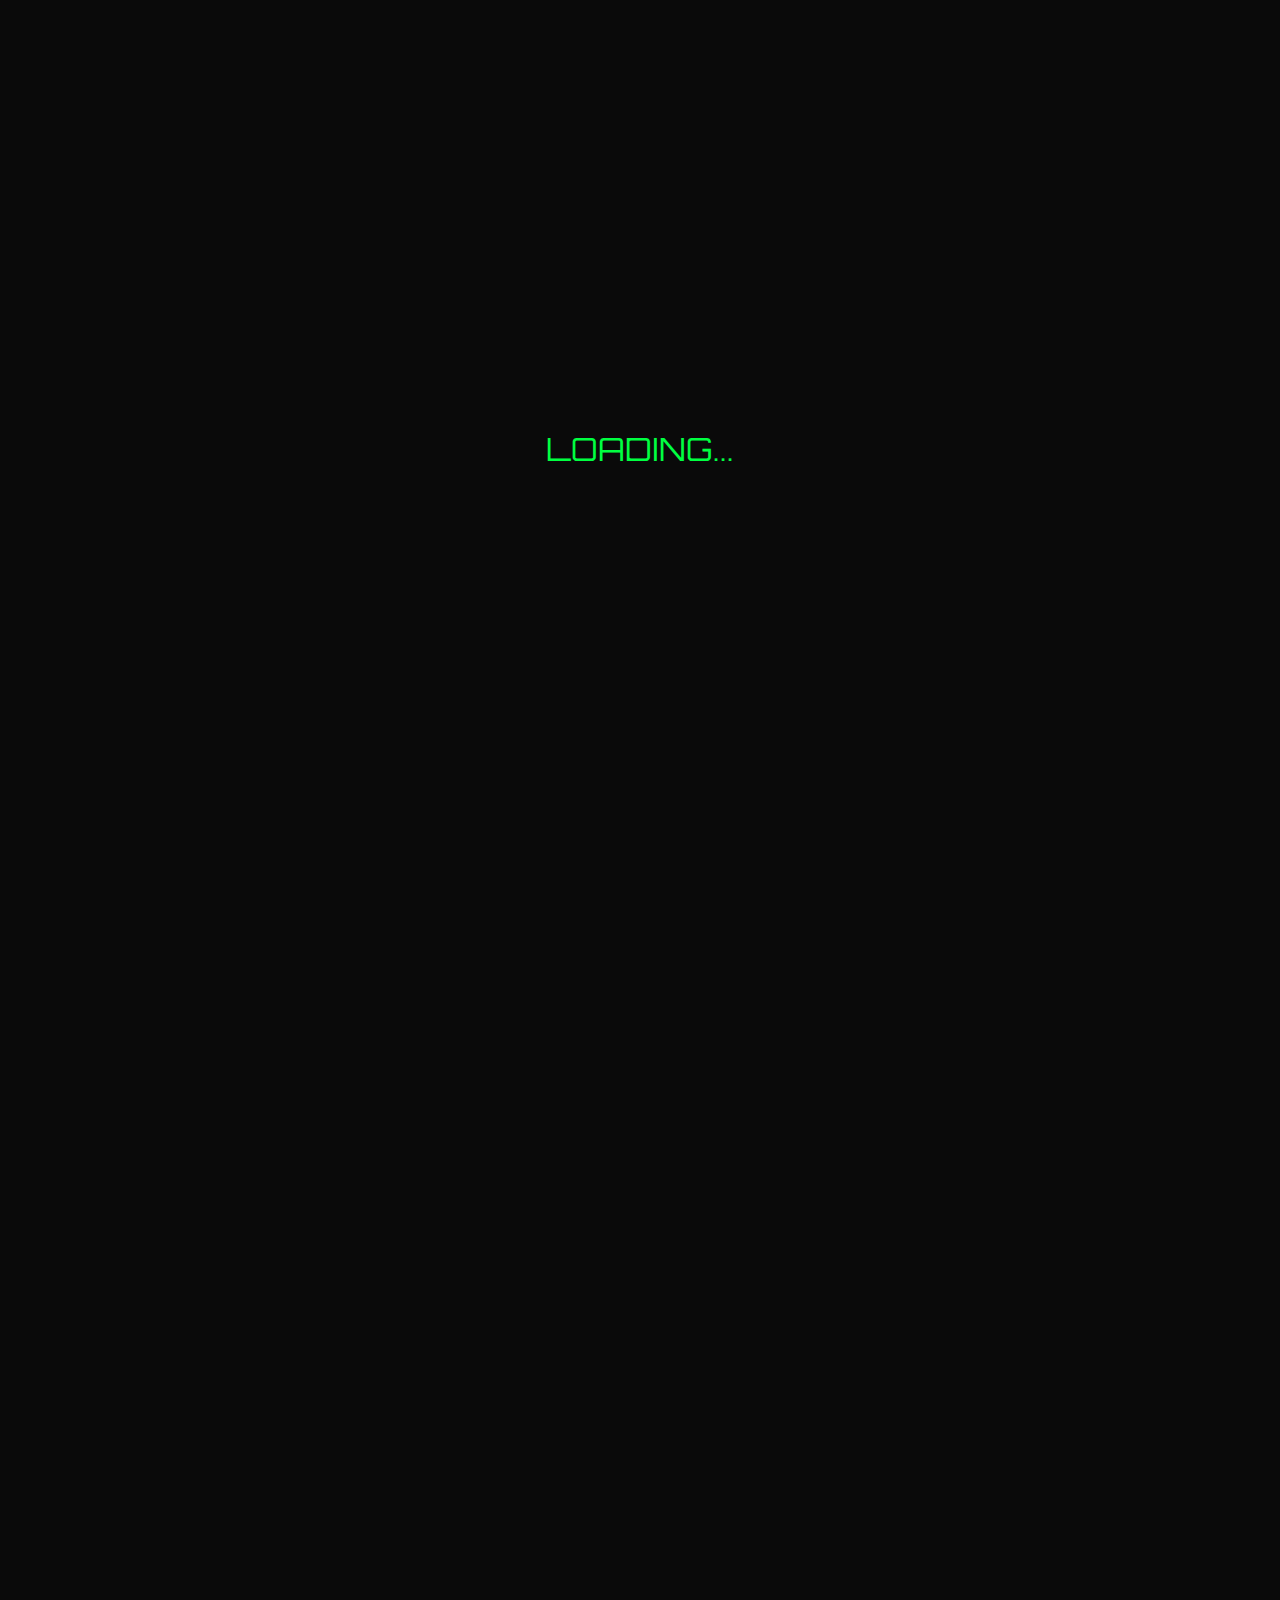
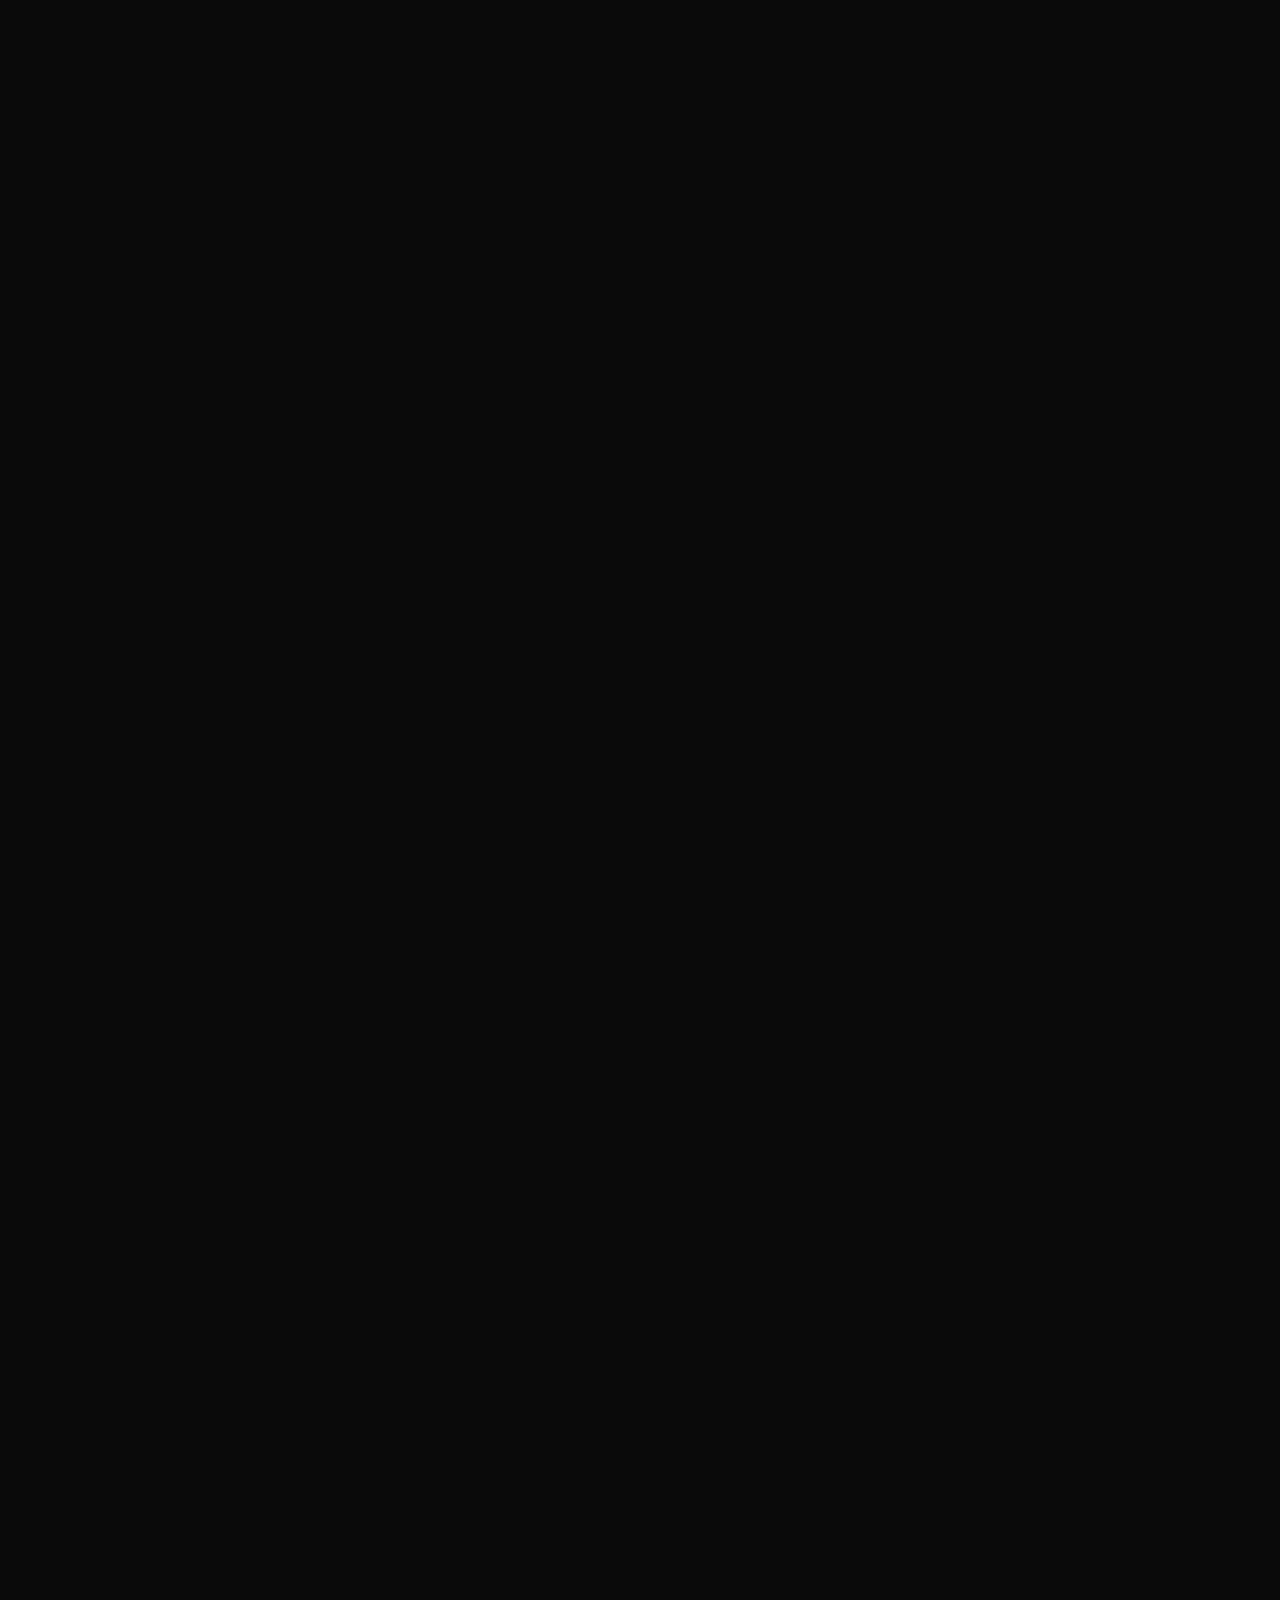
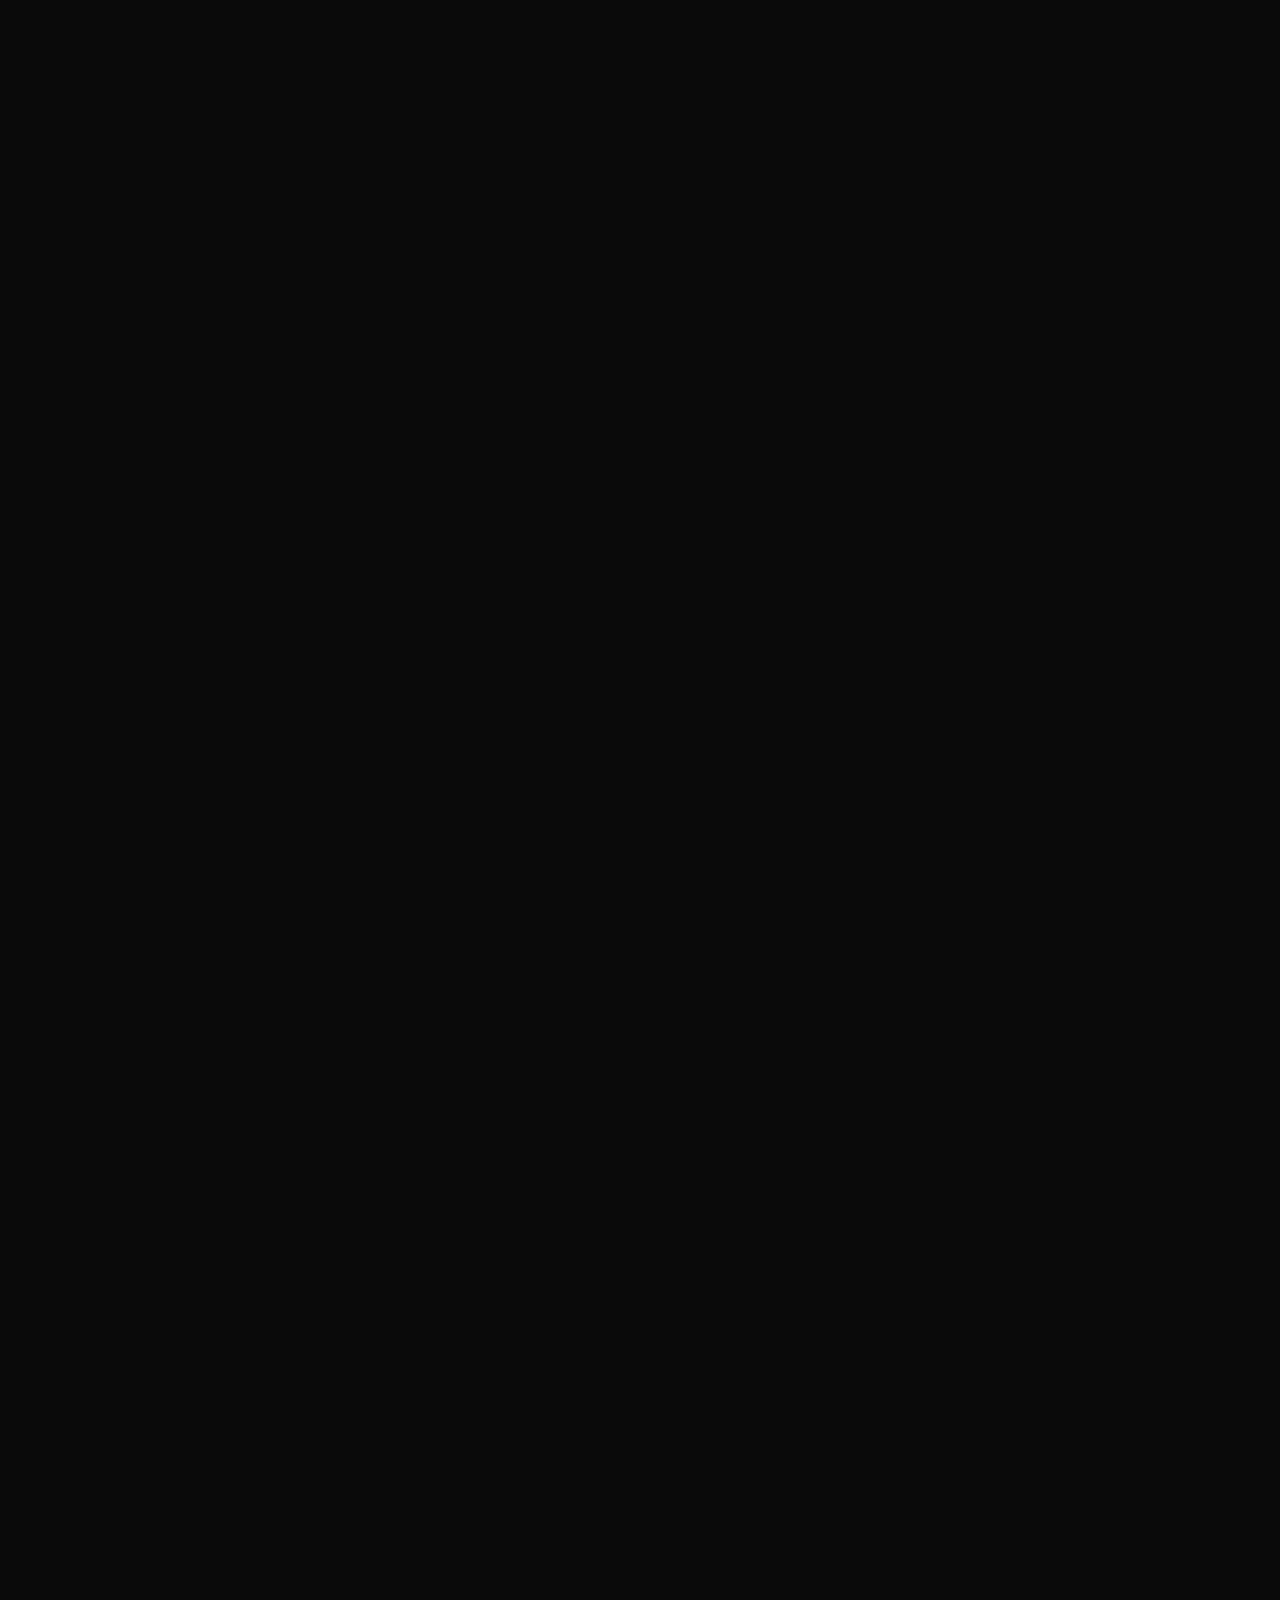
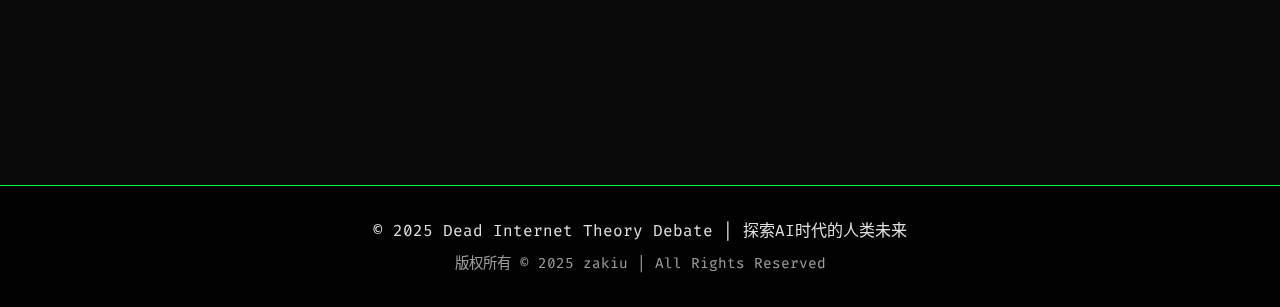
<file: index.html>
<!DOCTYPE html>
<html lang="zh-CN">
<head>
    <meta charset="UTF-8">
    <meta name="viewport" content="width=device-width, initial-scale=1.0, maximum-scale=1.0, user-scalable=no">
    <meta name="format-detection" content="telephone=no">
    <meta name="apple-mobile-web-app-capable" content="yes">
    <meta name="mobile-web-app-capable" content="yes">
    <meta name="apple-mobile-web-app-status-bar-style" content="black-translucent">
    <title>丧尸互联网理论 - 辩论赛 | Dead Internet Theory Debate</title>
    <meta name="description" content="探索AI时代的人类未来：丧尸互联网理论辩论赛，2025年8月23日晚7点在国际礼拜堂举行">
    <meta name="keywords" content="辩论赛,AI,人工智能,互联网,Dead Internet Theory,丧尸互联网理论">
    <meta name="author" content="辩论赛组委会">
    <link rel="icon" type="image/png" href="images/logo.png">
    <link href="https://fonts.googleapis.com/css2?family=Orbitron:wght@400;700;900&family=Fira+Code:wght@300;400;500&display=swap" rel="stylesheet">
    <link rel="stylesheet" href="css/style.css">
    <!-- Additional styles for detail links -->
    <style>
        .detail-link:hover {
            background: var(--matrix-green) !important;
            color: var(--bg-black) !important;
            box-shadow: var(--shadow-green);
            transform: translateY(-2px);
        }
        
        .detail-link[style*="blue-cyber"]:hover {
            background: var(--blue-cyber) !important;
            color: var(--bg-black) !important;
            box-shadow: 0 0 20px rgba(0, 212, 255, 0.3);
        }
        
        @media (max-width: 768px) {
            .detail-link {
                display: block !important;
                margin: 10px auto !important;
                width: fit-content;
            }
        }
    </style>
    <!-- 移动端设备检测和跳转脚本 -->
    <script src="js/device-detector.js"></script>
</head>
<body>
    <!-- Page Loader -->
    <div class="page-loader" id="pageLoader">
        <div class="loader-text">LOADING...</div>
    </div>

    <!-- Scroll Progress Bar -->
    <div class="scroll-progress" id="scrollProgress"></div>

    <!-- Particles Container -->
    <div class="particles-container" id="particlesContainer"></div>

    <!-- Matrix Rain Background -->
    <canvas class="matrix-canvas" id="matrix"></canvas>

    <!-- Navigation -->
    <nav class="nav">
        <div class="nav-container">
            <a href="#home" class="nav-logo">DEAD INTERNET</a>
            
            <!-- Mobile Menu Button -->
            <button class="mobile-menu-btn" aria-label="菜单">
                <span></span>
                <span></span>
                <span></span>
            </button>
            
            <ul class="nav-links">
                <li><a href="#topic">辩题</a></li>
                <li><a href="#teams">选手阵容</a></li>
                <li><a href="#rules">赛制规则</a></li>
                <li><a href="#survey">赛前调查</a></li>
                <li><a href="#results">比赛结果</a></li>
                <li><a href="mobile.html" class="mobile-link">移动版</a></li>
            </ul>
        </div>
    </nav>

    <!-- Header -->
    <header class="header" id="home">
        <img src="images/logo.png" alt="辩论赛Logo" class="logo floating interactive-element">
        <h1 class="main-title">DEAD INTERNET THEORY</h1>
        <div class="subtitle fade-in">丧尸互联网理论 - 辩论赛</div>
        <div class="date-location fade-in">
            <div>🕰️ 2025年8月23日 晚7点</div>
            <div>📍 国际礼拜堂</div>
        </div>
        <a href="#topic" class="scroll-down-indicator interactive-element" aria-label="滚动到下一部分">
            <span></span>
        </a>
    </header>

    <!-- Topic Section -->
    <section class="section fade-in" id="topic">
        <h2 class="section-title scale-in">// 辩题解析 TOPIC ANALYSIS //</h2>
        <div class="topic-container interactive-element">
            <div class="topic-text slide-in-left">
                如果<span class="topic-highlight">"丧尸互联网理论"(Dead Internet Theory)</span>成为现实<br>
                （即互联网上的多数内容由AI生成和传播，人类真实互动与创造大幅减少）<br><br>
                人类社会将步入一个<span class="topic-highlight">更美好</span> / <span class="topic-highlight">更糟糕</span>的发展阶段
            </div>
            
            <div class="sides-container">
                <div class="side-card positive-side slide-in-left interactive-element">
                    <div class="side-title">正方 POSITIVE</div>
                    <p>人类社会将步入一个<strong>更美好</strong>的发展阶段</p>
                    <br>
                    <p>论证AI主导的互联网环境将带来效率提升、偏见消除、资源优化配置等积极影响</p>
                </div>
                <div class="side-card negative-side slide-in-right interactive-element">
                    <div class="side-title">反方 NEGATIVE</div>
                    <p>人类社会将步入一个<strong>更糟糕</strong>的发展阶段</p>
                    <br>
                    <p>论证AI主导将导致人类创造力衰退、真实性缺失、社会连接感丧失等消极后果</p>
                </div>
            </div>
            
            <div style="text-align: center; margin-top: 30px;">
                <a href="topic-detail.html" class="detail-link interactive-element" 
                   style="display: inline-block; padding: 12px 24px; background: rgba(0, 255, 65, 0.1); 
                          border: 1px solid var(--matrix-green); color: var(--matrix-green); 
                          text-decoration: none; border-radius: 5px; transition: all 0.3s ease;
                          font-family: 'Fira Code', monospace;">
                    查看详细辩题解析 →
                </a>
            </div>
        </div>
    </section>

    <!-- Teams Section -->
    <section class="section fade-in" id="teams">
        <h2 class="section-title scale-in">// 选手阵容 DEBATER LINEUP //</h2>
        <div class="teams-grid">
            <div class="team-card team-positive slide-in-left interactive-element">
                <div class="team-title">正方队伍</div>
                <div class="debater">
                    <div class="debater-role">一辩 - 立论陈词</div>
                    <div class="debater-name">杜蒙爱</div>
                </div>
                <div class="debater">
                    <div class="debater-role">二辩 - 质询主力</div>
                    <div class="debater-name">戴罗希</div>
                </div>
                <div class="debater">
                    <div class="debater-role">三辩 - 总结陈词</div>
                    <div class="debater-name">黎琪琪</div>
                </div>
            </div>
            
            <div class="team-card team-negative slide-in-right interactive-element">
                <div class="team-title">反方队伍</div>
                <div class="debater">
                    <div class="debater-role">一辩 - 立论陈词</div>
                    <div class="debater-name">陈超众</div>
                </div>
                <div class="debater">
                    <div class="debater-role">二辩 - 质询主力</div>
                    <div class="debater-name">应雯欣</div>
                </div>
                <div class="debater">
                    <div class="debater-role">三辩 - 总结陈词</div>
                    <div class="debater-name">袁嘉呈</div>
                </div>
            </div>
        </div>
    </section>

    <!-- Rules Section -->
    <section class="section fade-in" id="rules">
        <h2 class="section-title scale-in">// 赛制规则 COMPETITION RULES //</h2>
        <div class="rules-container">
            <div class="rules-flow">
                <div class="rule-step fade-in interactive-element">
                    <div class="step-number pulse-rotate">01</div>
                    <div class="step-content">
                        <div class="rule-title">立论陈词</div>
                        <p>正反方一辩各5分钟，阐述核心观点、论据和论证框架</p>
                    </div>
                </div>
                
                <div class="rule-step fade-in interactive-element">
                    <div class="step-number pulse-rotate">02</div>
                    <div class="step-content">
                        <div class="rule-title">质询环节</div>
                        <p>反方二辩质询正方一辩3分钟，正方二辩质询反方一辩3分钟</p>
                    </div>
                </div>
                
                <div class="rule-step fade-in interactive-element">
                    <div class="step-number pulse-rotate">03</div>
                    <div class="step-content">
                        <div class="rule-title">自由辩论</div>
                        <p>双方所有辩手参与，总时长8分钟，交替发言，每次25-40秒</p>
                    </div>
                </div>
                
                <div class="rule-step fade-in interactive-element">
                    <div class="step-number pulse-rotate">04</div>
                    <div class="step-content">
                        <div class="rule-title">总结陈词</div>
                        <p>反方三辩、正方三辩各5分钟，系统梳理论证并价值升华</p>
                    </div>
                </div>
                
                <div class="rule-step fade-in interactive-element">
                    <div class="step-number pulse-rotate">05</div>
                    <div class="step-content">
                        <div class="rule-title">评分机制</div>
                        <p>评委60% + 观众40%，综合论证质量、反驳质效、团队协作</p>
                    </div>
                </div>
                
                <div class="rule-step fade-in interactive-element">
                    <div class="step-number pulse-rotate">06</div>
                    <div class="step-content">
                        <div class="rule-title">时间控制</div>
                        <p>总时长约45分钟，包含评议和点评环节</p>
                    </div>
                </div>
            </div>
            
            <div style="text-align: center; margin-top: 40px; display: flex; gap: 20px; justify-content: center; flex-wrap: wrap;">
                <a href="rules-detail.html" class="detail-link interactive-element" 
                   style="display: inline-block; padding: 12px 24px; background: rgba(0, 255, 65, 0.1); 
                          border: 1px solid var(--matrix-green); color: var(--matrix-green); 
                          text-decoration: none; border-radius: 5px; transition: all 0.3s ease;
                          font-family: 'Fira Code', monospace;">
                    详细赛制规则 →
                </a>
                <a href="scoring-detail.html" class="detail-link interactive-element" 
                   style="display: inline-block; padding: 12px 24px; background: rgba(0, 212, 255, 0.1); 
                          border: 1px solid var(--blue-cyber); color: var(--blue-cyber); 
                          text-decoration: none; border-radius: 5px; transition: all 0.3s ease;
                          font-family: 'Fira Code', monospace;">
                    评分细则详解 →
                </a>
            </div>
        </div>
    </section>

    <!-- Survey Section -->
    <section class="section fade-in" id="survey">
        <h2 class="section-title scale-in">// 赛前调查 AUDIENCE SURVEY //</h2>
        <div class="survey-container">
            <div class="survey-intro slide-in-left">
                <h3 class="survey-title">参与互动投票</h3>
                <p class="survey-description">
                    扫描下方二维码，参与我们的问卷调查<br>
                    分享你对"丧尸互联网理论"的看法，并为你支持的观点投票
                </p>
            </div>
            
            <div class="qr-container slide-in-right">
                <div class="qr-wrapper">
                    <img src="images/QRcode.png" alt="投票问卷二维码" class="qr-code interactive-element">
                    <div class="qr-glow"></div>
                </div>
                <div class="qr-info">
                    <div class="qr-title">微信扫码投票</div>
                    <div class="qr-subtitle">参与赛前互动</div>
                    <a href="https://weixin.kaayun.com/v/5da9e5854d29439f8acc8116d83cedf0" 
                       class="survey-link interactive-element" 
                       target="_blank" 
                       rel="noopener noreferrer">
                        直接访问投票页面 →
                    </a>
                </div>
            </div>
        </div>
    </section>

    <!-- Results Section -->
    <section class="section fade-in" id="results">
        <h2 class="section-title">// 比赛结果 RESULTS //</h2>
        <div class="results-container">
            <div class="results-placeholder">⏳ 比赛进行中...</div>
            <div class="results-text">
                比赛结束后，此处将更新：<br>
                • 获胜队伍<br>
                • 最佳辩手<br>
                • 精彩瞬间回顾<br>
                • 评委点评总结
            </div>
        </div>
    </section>

    <!-- Footer -->
    <footer class="footer">
        <div>© 2025 Dead Internet Theory Debate | 探索AI时代的人类未来</div>
        <div style="margin-top: 0.5rem; opacity: 0.7; font-size: 0.9rem;">
            版权所有 © 2025 zakiu | All Rights Reserved
        </div>
    </footer>

    <!-- JavaScript -->
    <script src="js/main.js"></script>
</body>
</html>
</file>
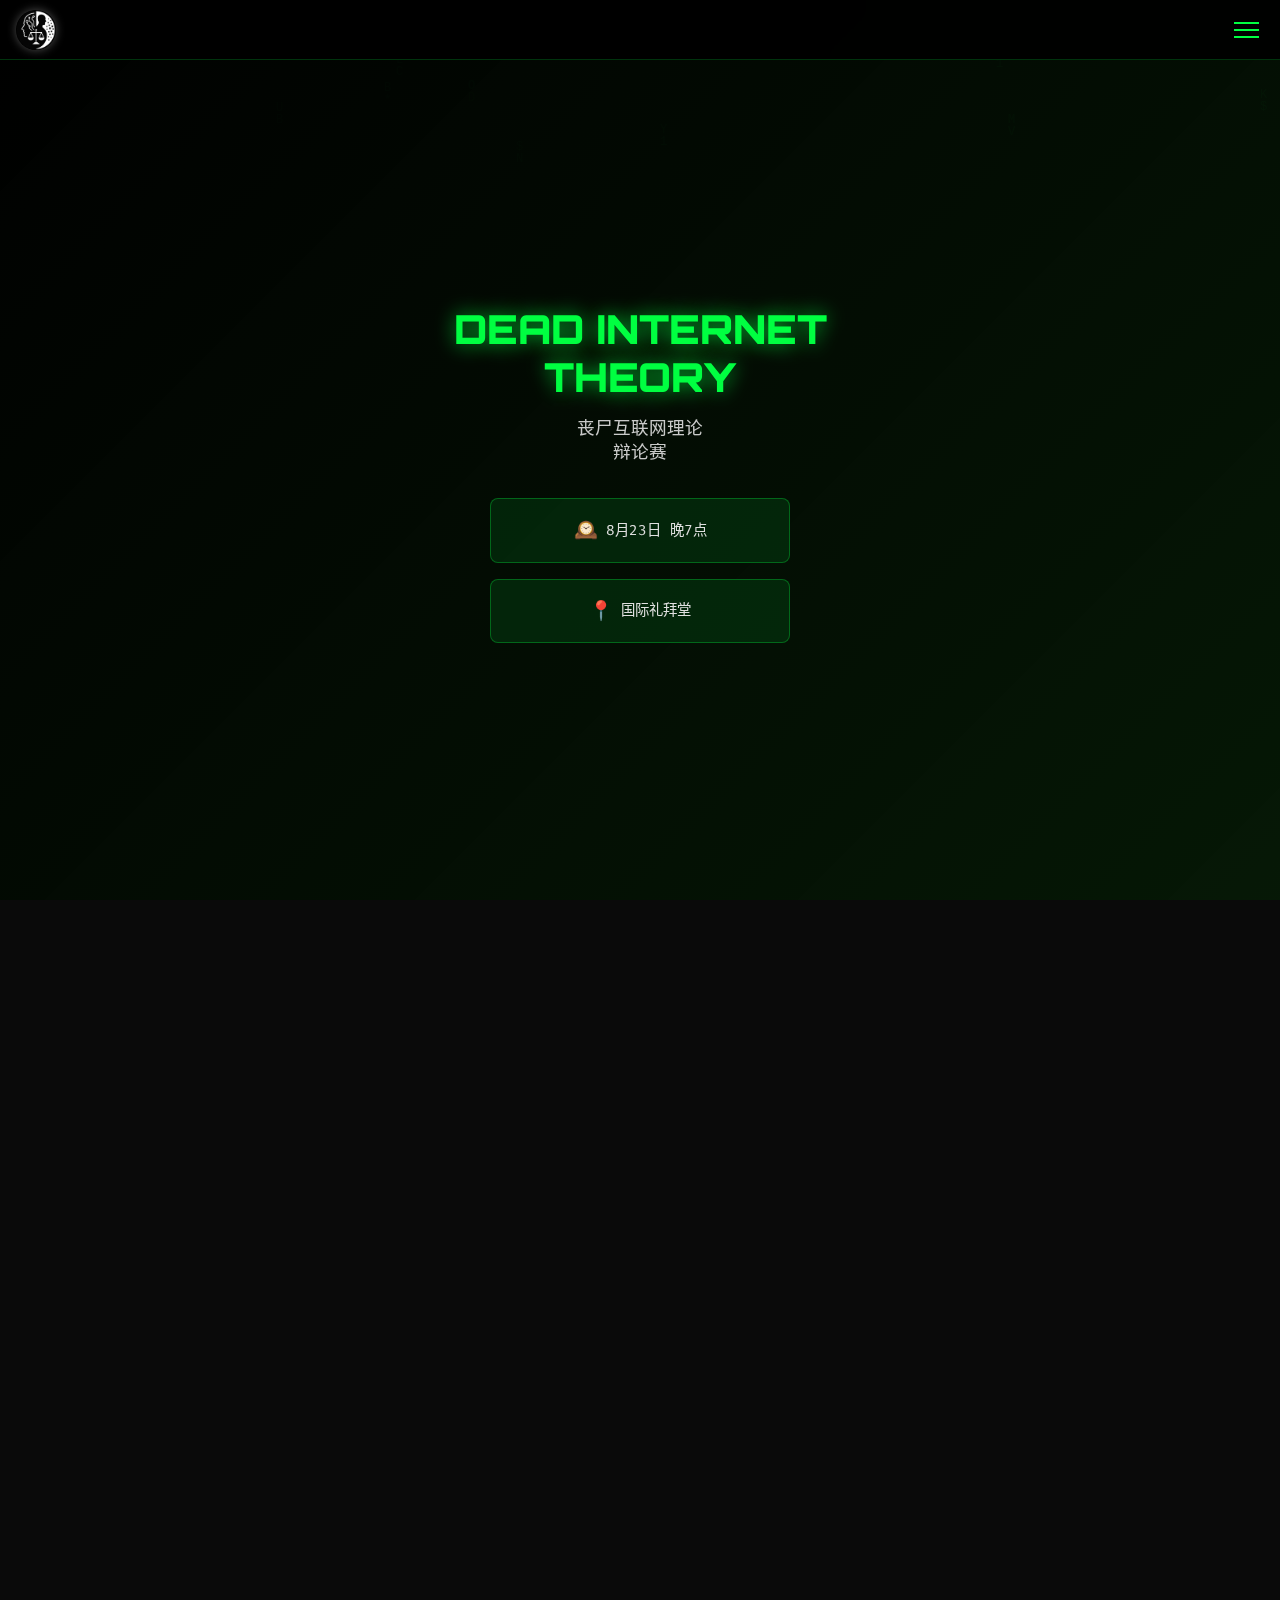
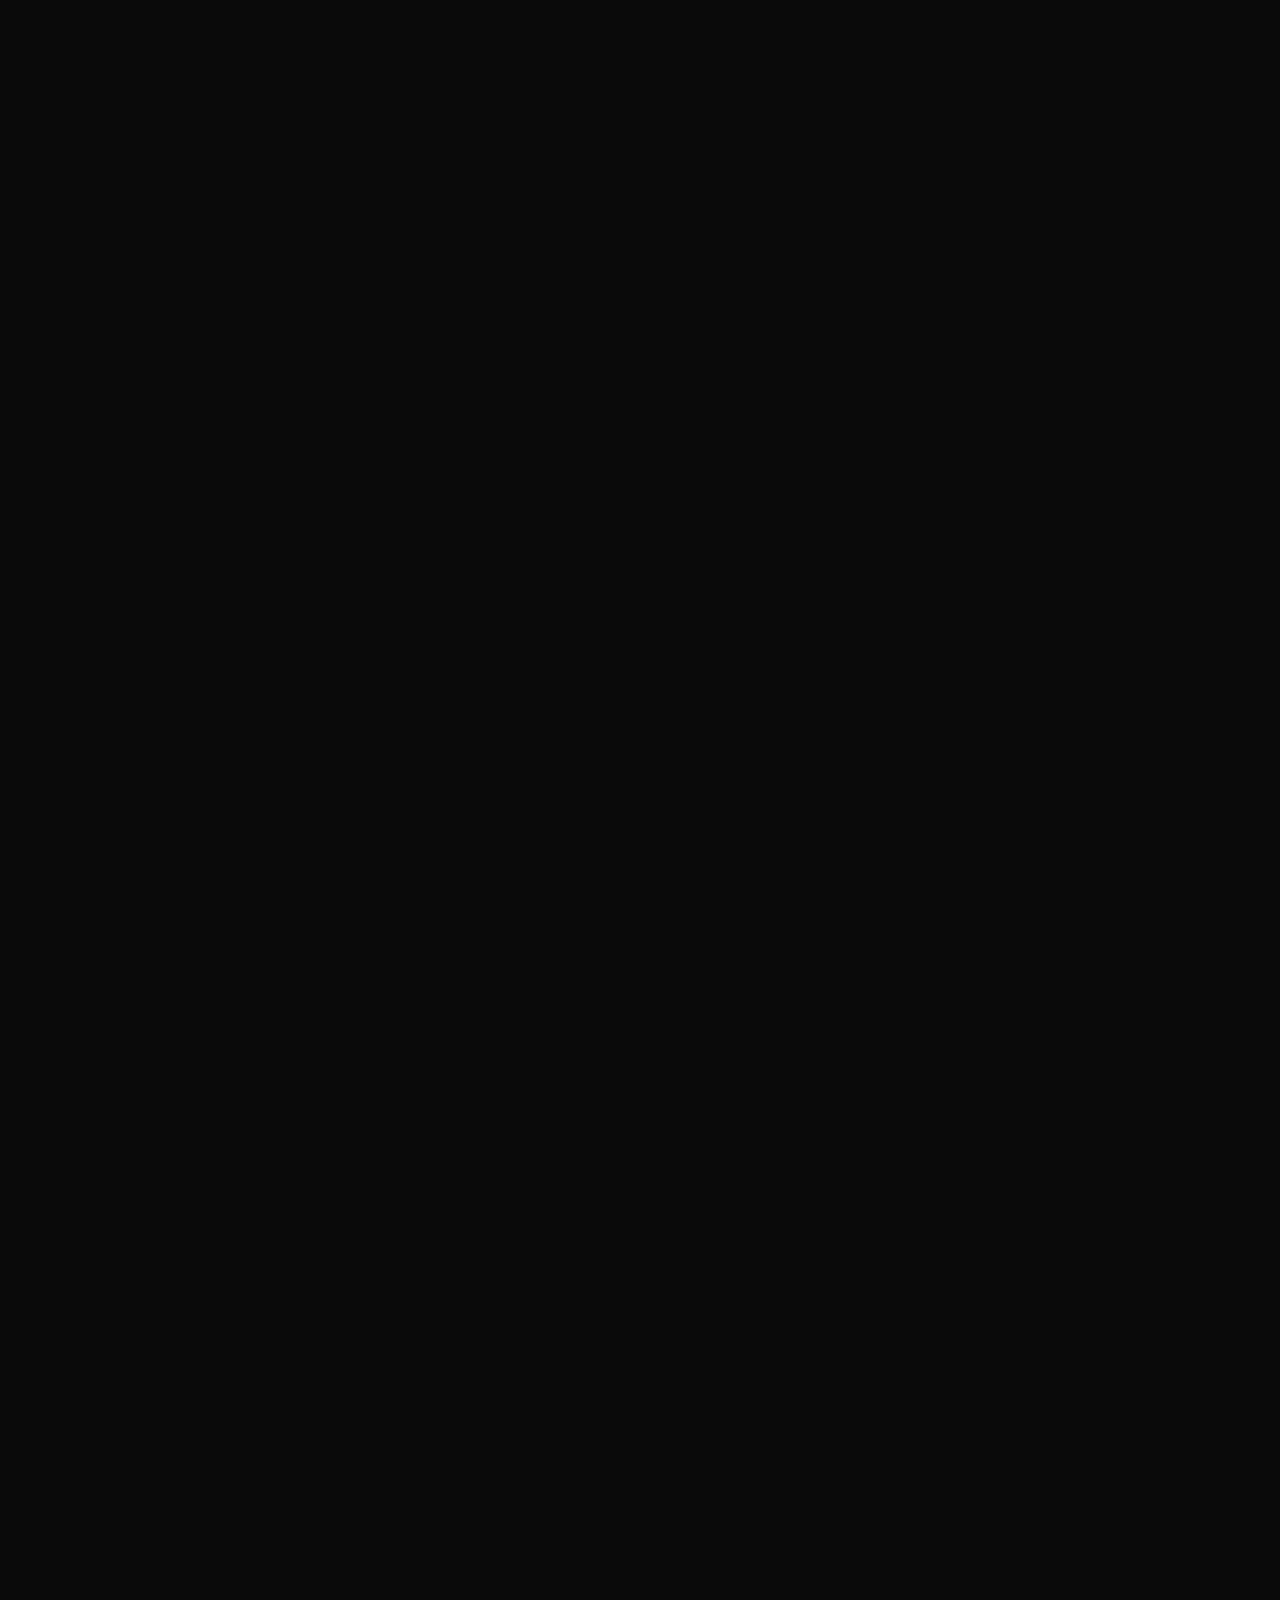
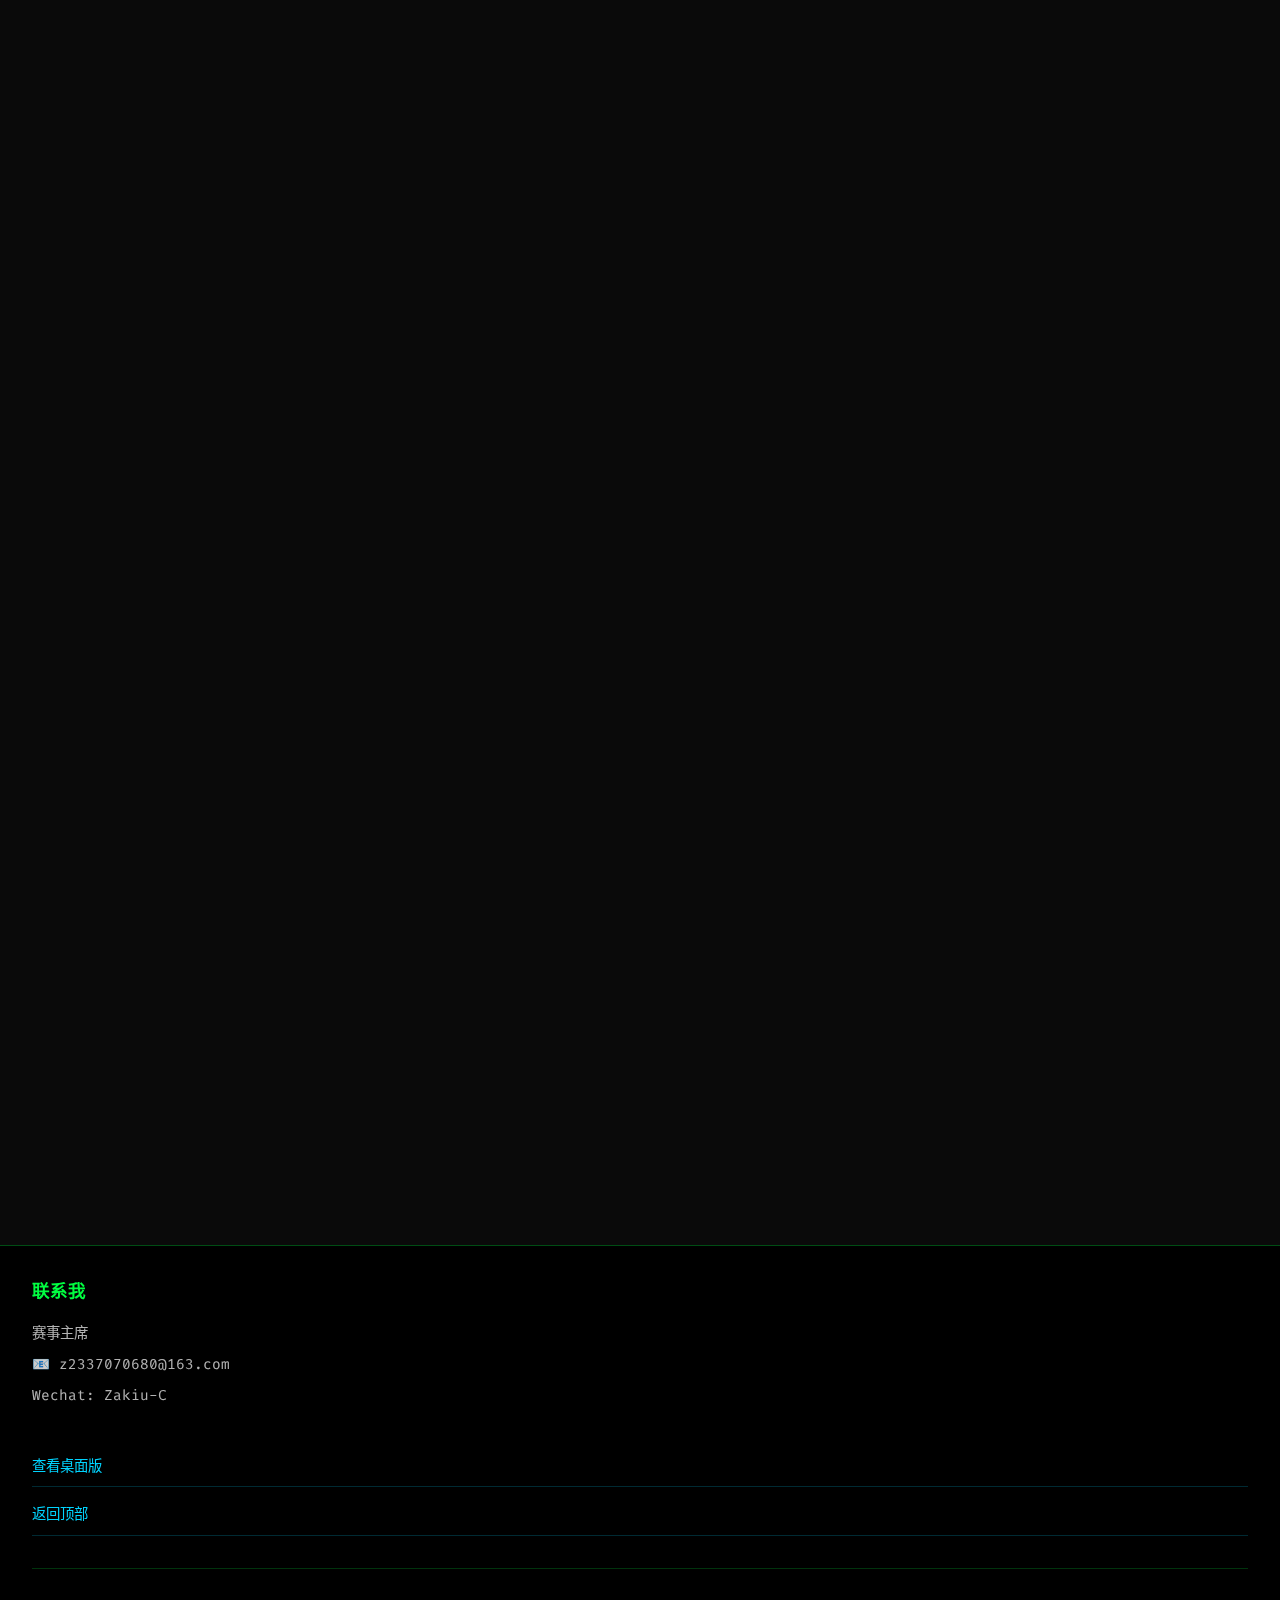
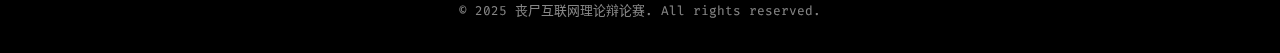
<file: mobile.html>
<!DOCTYPE html>
<html lang="zh-CN">

<head>
    <meta charset="UTF-8">
    <meta name="viewport" content="width=device-width, initial-scale=1.0, maximum-scale=1.0, user-scalable=no">
    <meta name="format-detection" content="telephone=no">
    <meta name="apple-mobile-web-app-capable" content="yes">
    <meta name="mobile-web-app-capable" content="yes">
    <meta name="apple-mobile-web-app-status-bar-style" content="black-translucent">
    <title>丧尸互联网理论辩论赛 - 移动版</title>
    <meta name="description" content="探索AI时代的人类未来：丧尸互联网理论辩论赛，2025年8月23日晚7点在国际礼拜堂举行">
    <meta name="keywords" content="辩论赛,AI,人工智能,互联网,Dead Internet Theory,丧尸互联网理论">
    <meta name="author" content="辩论赛组委会">
    <link rel="icon" type="image/png" href="images/logo.png">
    <link
        href="https://fonts.googleapis.com/css2?family=Orbitron:wght@400;700;900&family=Fira+Code:wght@300;400;500&display=swap"
        rel="stylesheet">
    <link rel="stylesheet" href="css/mobile-style.css">
</head>

<body>
    <!-- Matrix Rain Background -->
    <canvas class="matrix-canvas" id="matrix"></canvas>

    <!-- Mobile Header -->
    <header class="mobile-header" id="home">
        <div class="mobile-nav">
            <div class="logo-container">
                <img src="images/logo.png" alt="辩论赛Logo" class="mobile-logo">
            </div>
            <button class="mobile-menu-toggle" aria-label="菜单">
                <span></span>
                <span></span>
                <span></span>
            </button>
        </div>

        <div class="mobile-nav-menu">
            <nav class="mobile-nav-links">
                <a href="#topic" class="nav-link">辩题</a>
                <a href="#teams" class="nav-link">选手阵容</a>
                <a href="#rules" class="nav-link">赛制规则</a>
                <a href="#survey" class="nav-link">赛前调查</a>
                <a href="#results" class="nav-link">比赛结果</a>
                <div class="nav-detail-section">
                    <div class="nav-detail-title">详细信息</div>
                    <a href="topic-detail.html" class="nav-link detail-link">辩题详解</a>
                    <a href="rules-detail.html" class="nav-link detail-link">赛制详解</a>
                    <a href="scoring-detail.html" class="nav-link detail-link">评分细则</a>
                </div>
                <a href="index.html" class="nav-link desktop-link">桌面版</a>
            </nav>
        </div>

        <div class="mobile-hero">
            <h1 class="mobile-title">DEAD INTERNET<br>THEORY</h1>
            <div class="mobile-subtitle">丧尸互联网理论<br>辩论赛</div>
            <div class="mobile-info">
                <div class="info-item">
                    <span class="icon">🕰️</span>
                    <span>8月23日 晚7点</span>
                </div>
                <div class="info-item">
                    <span class="icon">📍</span>
                    <span>国际礼拜堂</span>
                </div>
            </div>
        </div>
    </header>

    <!-- Mobile Topic Section -->
    <section class="mobile-section" id="topic">
        <div class="mobile-container">
            <h2 class="section-title">辩题</h2>
            <div class="topic-card">
                <div class="topic-question">
                    <h3>如果<span class="topic-highlight">"丧尸互联网理论"(Dead Internet Theory)</span>成为现实<br>
                        （即互联网上的多数内容由AI生成和传播，人类真实互动与创造大幅减少）<br><br>
                        人类社会将步入一个<span class="topic-highlight">更美好</span> / <span
                            class="topic-highlight">更糟糕</span>的发展阶段</h3>
                </div>
                <div class="topic-sides">
                    <div class="side positive">
                        <h4>正方观点</h4>
                        <p>人类社会将步入一个<strong>更美好</strong>的发展阶段</p>
                        <br>
                        <p>论证AI主导的互联网环境将带来效率提升、偏见消除、资源优化配置等积极影响</p>
                    </div>
                    <div class="side negative">
                        <h4>反方观点</h4>
                        <p>人类社会将步入一个<strong>更糟糕</strong>的发展阶段</p>
                        <br>
                        <p>论证AI主导将导致人类创造力衰退、真实性缺失、社会连接感丧失等消极后果</p>
                    </div>
                </div>
                
                <div class="mobile-detail-links">
                    <a href="topic-detail.html" class="mobile-detail-button">
                        查看详细辩题解析 →
                    </a>
                </div>
            </div>
        </div>
    </section>

    <!-- Mobile Teams Section -->
    <section class="mobile-section" id="teams">
        <div class="mobile-container">
            <h2 class="section-title">选手阵容</h2>
            <div class="teams-container">
                <div class="team positive-team">
                    <h3>正方队伍</h3>
                    <div class="team-members">
                        <div class="member">
                            <div class="member-role">一辩</div>
                            <div class="member-name">杜蒙爱</div>
                        </div>
                        <div class="member">
                            <div class="member-role">二辩</div>
                            <div class="member-name">戴罗希</div>
                        </div>
                        <div class="member">
                            <div class="member-role">三辩</div>
                            <div class="member-name">黎琪琪</div>
                        </div>
                    </div>
                </div>
                <div class="team negative-team">
                    <h3>反方队伍</h3>
                    <div class="team-members">
                        <div class="member">
                            <div class="member-role">一辩</div>
                            <div class="member-name">陈超众</div>
                        </div>
                        <div class="member">
                            <div class="member-role">二辩</div>
                            <div class="member-name">应雯欣</div>
                        </div>
                        <div class="member">
                            <div class="member-role">三辩</div>
                            <div class="member-name">袁嘉呈</div>
                        </div>
                    </div>
                </div>
            </div>
        </div>
    </section>

    <!-- Mobile Rules Section -->
    <section class="mobile-section" id="rules">
        <div class="mobile-container">
            <h2 class="section-title">赛制规则</h2>
            <div class="rules-timeline">
                <div class="rule-item">
                    <div class="rule-time">5分钟</div>
                    <div class="rule-content">正方一辩立论</div>
                </div>
                <div class="rule-item">
                    <div class="rule-time">5分钟</div>
                    <div class="rule-content">反方一辩立论</div>
                </div>
                <div class="rule-item">
                    <div class="rule-time">3分钟</div>
                    <div class="rule-content">正方二辩质询</div>
                </div>
                <div class="rule-item">
                    <div class="rule-time">3分钟</div>
                    <div class="rule-content">反方二辩质询</div>
                </div>
                <div class="rule-item">
                    <div class="rule-time">8分钟</div>
                    <div class="rule-content">自由辩论环节</div>
                </div>
                <div class="rule-item">
                    <div class="rule-time">10分钟</div>
                    <div class="rule-content">正反双方总结陈词</div>
                </div>
            </div>
            
            <div class="mobile-detail-links">
                <a href="rules-detail.html" class="mobile-detail-button primary">
                    详细赛制规则 →
                </a>
                <a href="scoring-detail.html" class="mobile-detail-button secondary">
                    评分细则详解 →
                </a>
            </div>
        </div>
    </section>

    <!-- Mobile Survey Section -->
    <section class="mobile-section" id="survey">
        <div class="mobile-container">
            <h2 class="section-title">赛前调查</h2>
            <div class="mobile-survey-container">
                <div class="mobile-survey-intro">
                    <h3>参与互动投票</h3>
                    <p>扫描下方二维码，参与我们的问卷调查，分享你对"丧尸互联网理论"的看法。</p>
                </div>

                <div class="mobile-qr-section">
                    <div class="mobile-qr-wrapper">
                        <img src="images/QRcode.png" alt="投票问卷二维码" class="mobile-qr-code">
                        <div class="mobile-qr-glow"></div>
                    </div>
                    <div class="mobile-qr-info">
                        <div class="mobile-qr-title">微信扫码投票</div>
                        <div class="mobile-qr-subtitle">参与赛前互动</div>
                    </div>
                </div>

                <div class="mobile-survey-link">
                    <a href="https://weixin.kaayun.com/v/5da9e5854d29439f8acc8116d83cedf0" class="mobile-link-button"
                        target="_blank" rel="noopener noreferrer">
                        直接访问投票页面 →
                    </a>
                </div>
            </div>
        </div>
    </section>

    <!-- Mobile Results Section -->
    <section class="mobile-section" id="results">
        <div class="mobile-container">
            <h2 class="section-title">比赛结果</h2>
            <div class="results-placeholder">
                <div class="result-icon">🏆</div>
                <p>比赛尚未开始</p>
                <p class="result-time">结果将在比赛结束后公布</p>
            </div>
        </div>
    </section>

    <!-- Mobile Footer -->
    <footer class="mobile-footer">
        <div class="mobile-container">
            <div class="footer-content">
                <div class="footer-info">
                    <h3>联系我</h3>
                    <p>赛事主席</p>
                    <p>📧 z2337070680@163.com</p>
                    <p>Wechat: Zakiu-C</p>
                </div>
                <div class="footer-links">
                    <a href="index.html" class="footer-link">查看桌面版</a>
                    <a href="#home" class="footer-link">返回顶部</a>
                </div>
            </div>
            <div class="footer-bottom">
                <p>&copy; 2025 丧尸互联网理论辩论赛. All rights reserved.</p>
            </div>
        </div>
    </footer>

    <!-- Scripts -->
    <script src="js/mobile-main.js"></script>
</body>

</html>
</file>
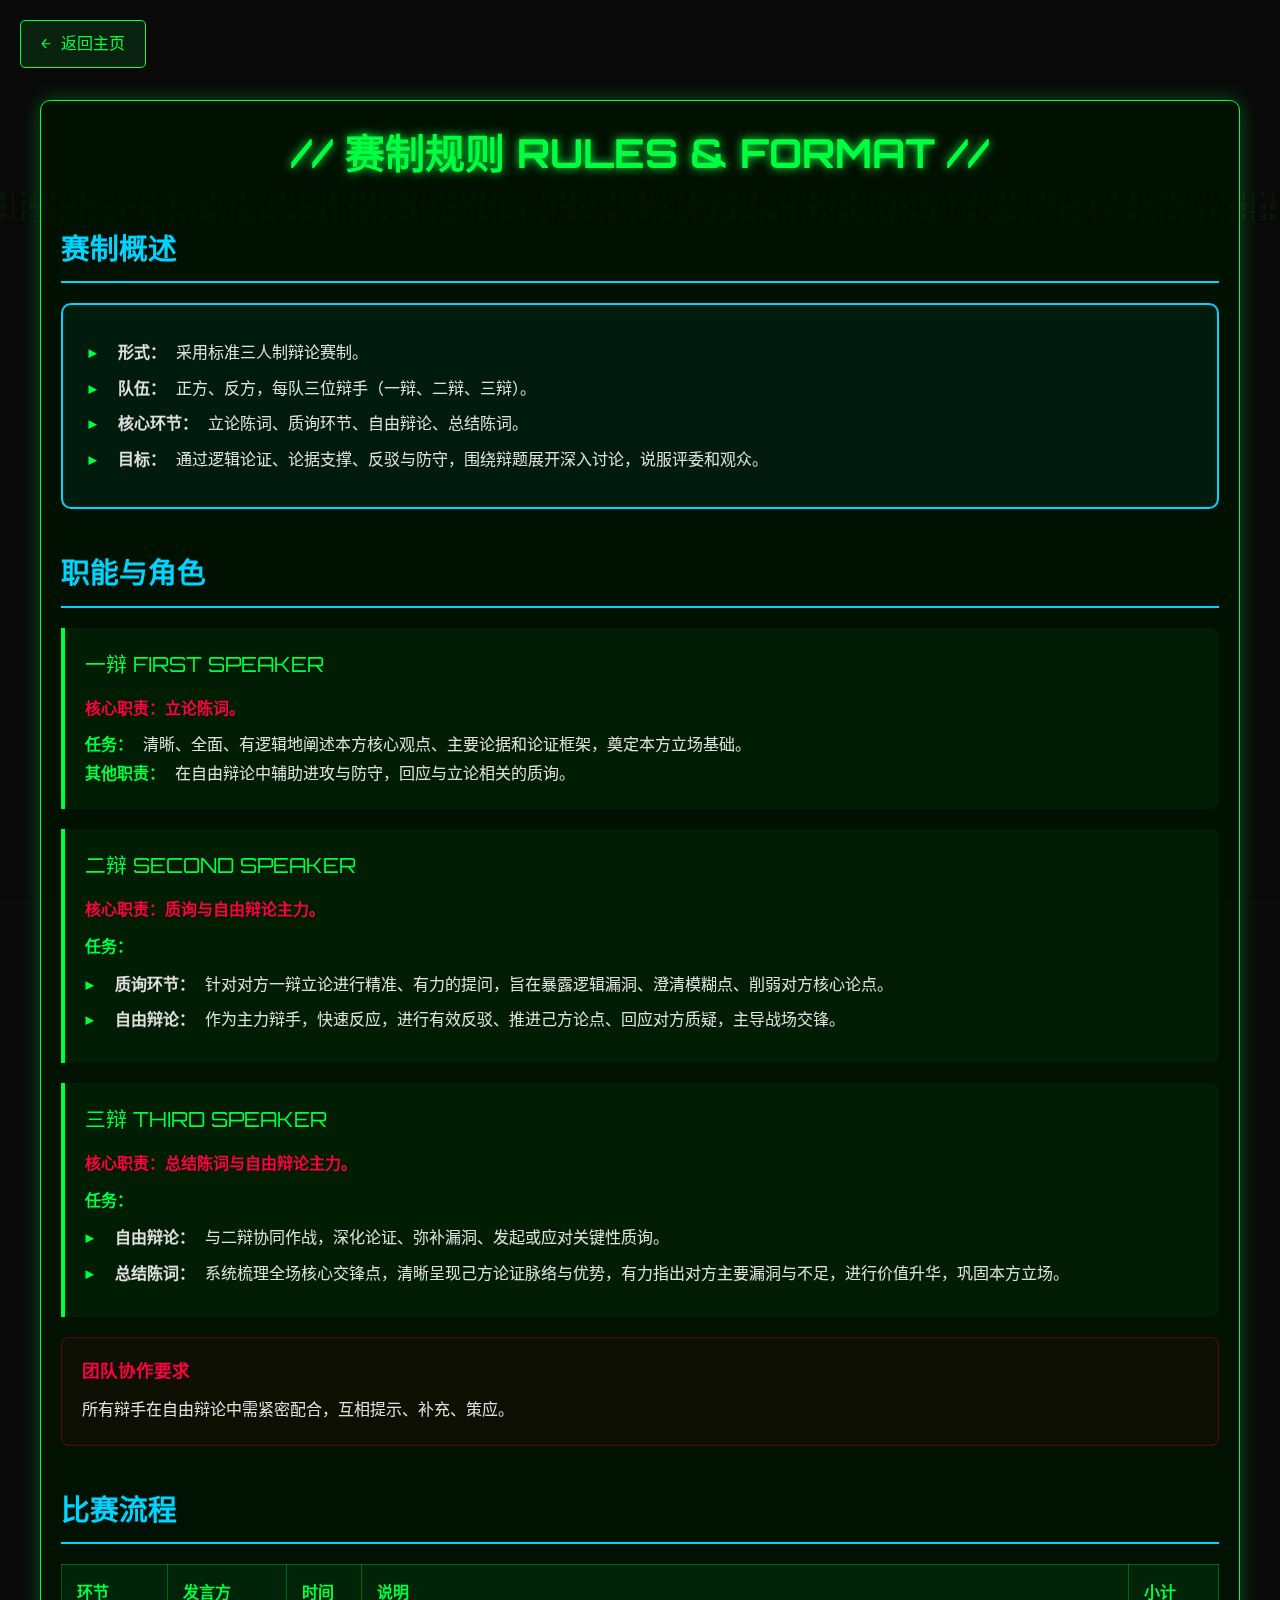
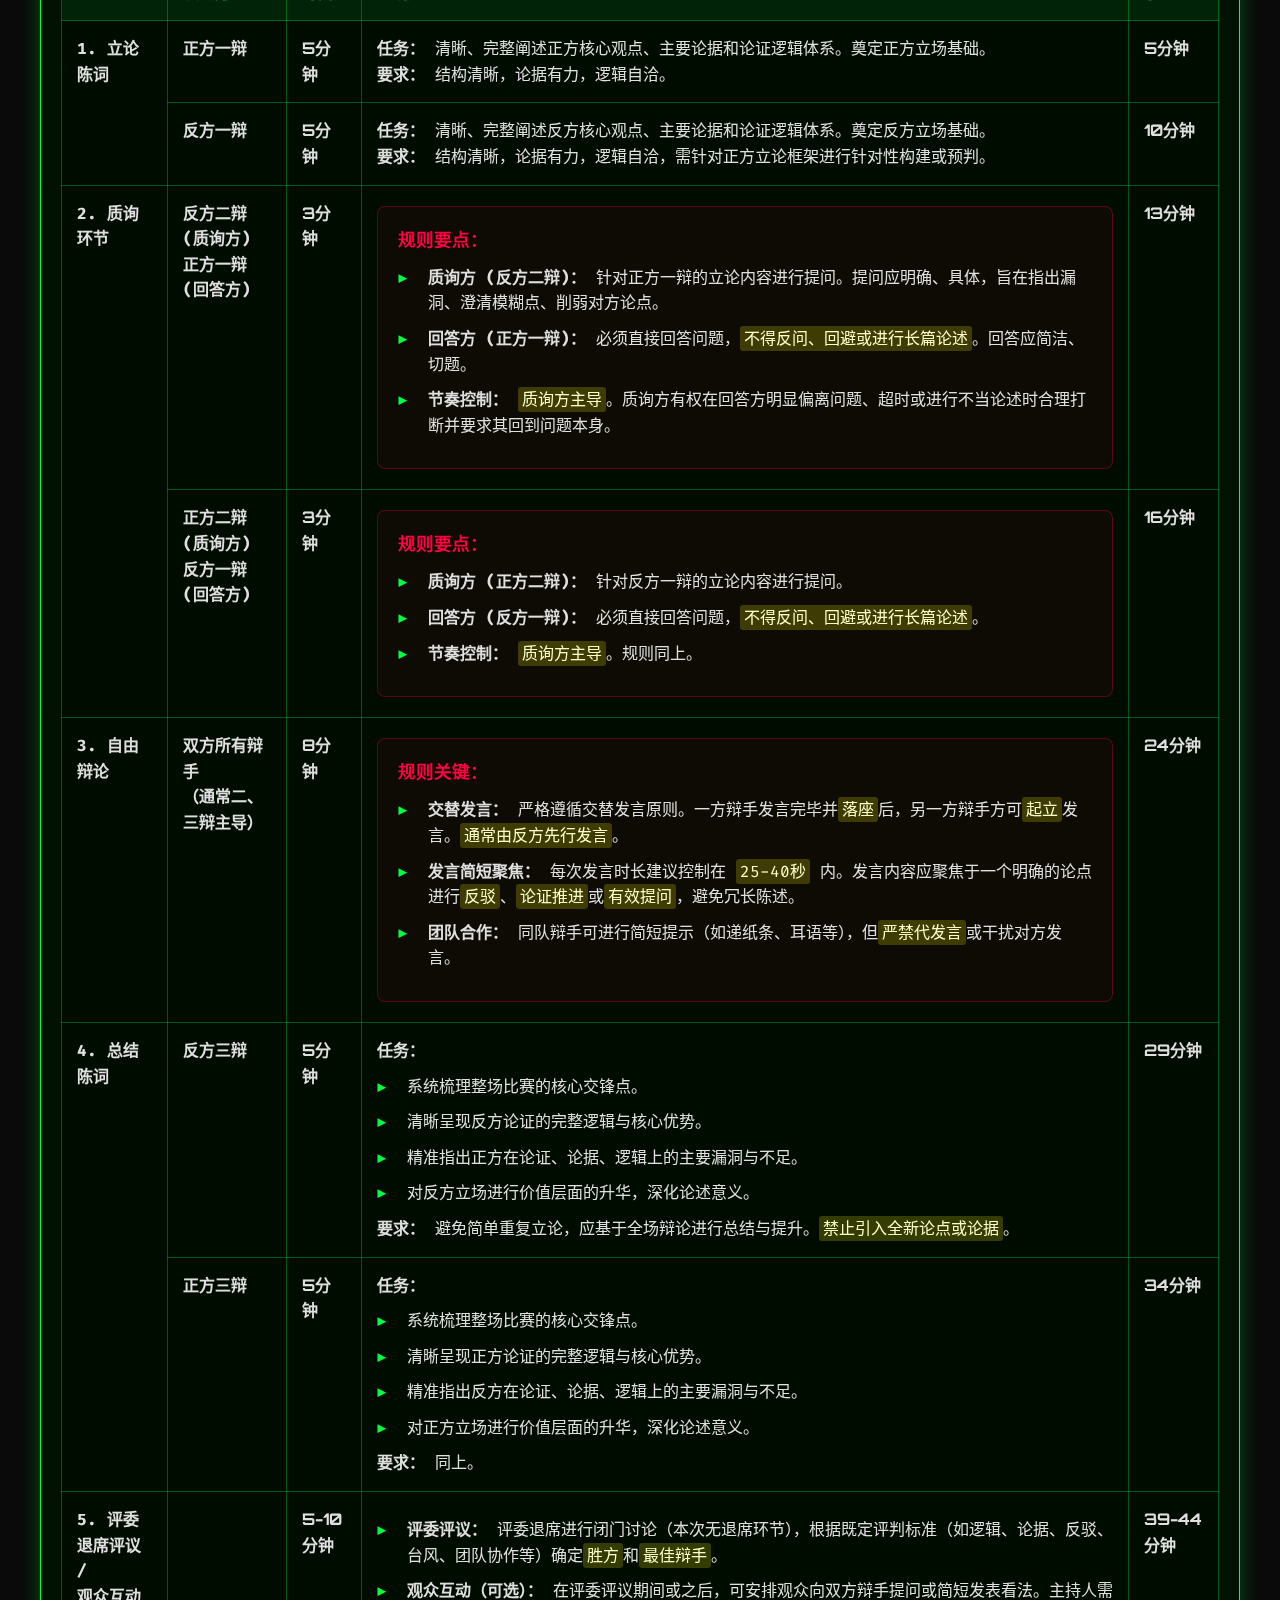
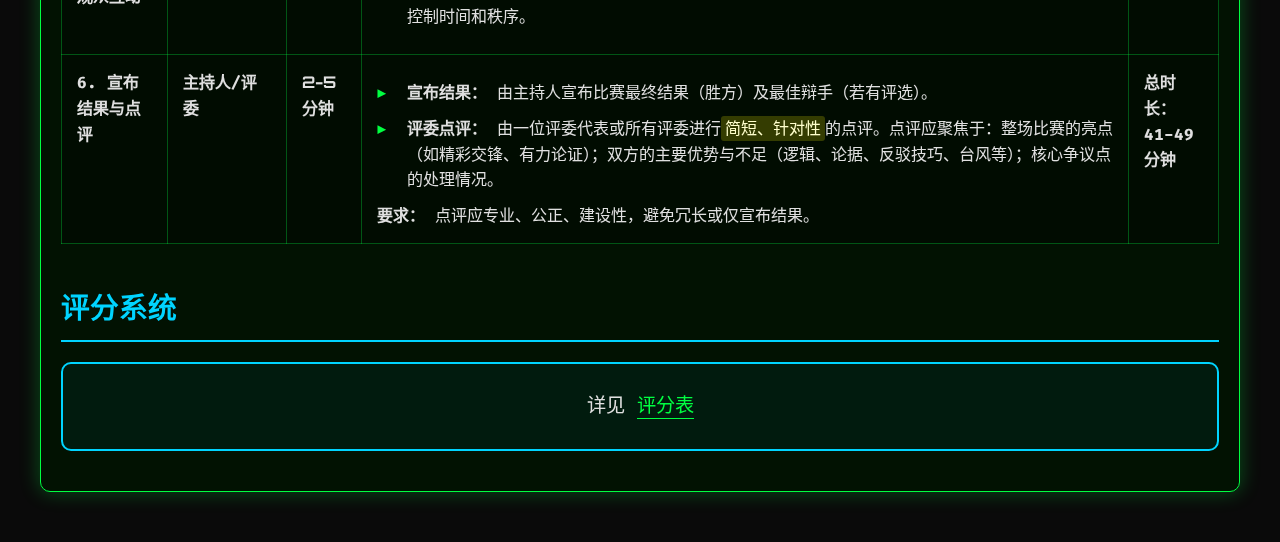
<file: rules-detail.html>
<!DOCTYPE html>
<html lang="zh-CN">
<head>
    <meta charset="UTF-8">
    <meta name="viewport" content="width=device-width, initial-scale=1.0, maximum-scale=1.0, user-scalable=no">
    <meta name="format-detection" content="telephone=no">
    <meta name="apple-mobile-web-app-capable" content="yes">
    <meta name="mobile-web-app-capable" content="yes">
    <meta name="apple-mobile-web-app-status-bar-style" content="black-translucent">
    <title>赛制规则 - 丧尸互联网理论辩论赛</title>
    <meta name="description" content="丧尸互联网理论辩论赛赛制规则详解">
    <link rel="icon" type="image/png" href="images/logo.png">
    <link href="https://fonts.googleapis.com/css2?family=Orbitron:wght@400;700;900&family=Fira+Code:wght@300;400;500&display=swap" rel="stylesheet">
    <link rel="stylesheet" href="css/style.css">
    <style>
        .detail-container {
            max-width: 1200px;
            margin: 100px auto 50px;
            padding: 20px;
            background: rgba(0, 20, 0, 0.8);
            border: 1px solid var(--matrix-green);
            border-radius: 10px;
            box-shadow: var(--shadow-green);
        }
        
        .back-button {
            position: fixed;
            top: 20px;
            left: 20px;
            z-index: 1000;
            background: rgba(0, 255, 65, 0.1);
            border: 1px solid var(--matrix-green);
            color: var(--matrix-green);
            padding: 10px 20px;
            text-decoration: none;
            border-radius: 5px;
            transition: all 0.3s ease;
            font-family: 'Fira Code', monospace;
        }
        
        .back-button:hover {
            background: var(--matrix-green);
            color: var(--bg-black);
            box-shadow: var(--shadow-green);
        }
        
        /* 移动端优化 */
        @media (max-width: 768px) {
            .back-button {
                top: 10px;
                left: 10px;
                padding: 8px 16px;
                font-size: 0.9rem;
            }
            
            .detail-container {
                margin: 80px 10px 30px;
                padding: 15px;
            }
            
            .detail-title {
                font-size: 2rem;
                margin-bottom: 1rem;
            }
            
            .rules-grid {
                grid-template-columns: 1fr;
                gap: 1rem;
            }
            
            .rule-card {
                padding: 1rem;
            }
            
            .rule-title {
                font-size: 1.1rem;
            }
            
            .time-duration {
                font-size: 1rem;
            }
        }
        
        @media (max-width: 480px) {
            .detail-container {
                margin: 70px 5px 20px;
                padding: 10px;
            }
            
            .detail-title {
                font-size: 1.8rem;
            }
            
            .back-button {
                padding: 6px 12px;
                font-size: 0.8rem;
            }
            
            .rule-card {
                padding: 0.8rem;
            }
        }
        
        .detail-title {
            color: var(--matrix-green);
            font-family: 'Orbitron', monospace;
            font-size: 2.5rem;
            margin-bottom: 30px;
            text-align: center;
            text-shadow: 0 0 10px var(--matrix-green);
        }
        
        .section-header {
            color: var(--blue-cyber);
            font-family: 'Orbitron', monospace;
            font-size: 1.8rem;
            margin: 40px 0 20px;
            border-bottom: 2px solid var(--blue-cyber);
            padding-bottom: 10px;
        }
        
        .overview-box {
            background: rgba(0, 212, 255, 0.05);
            border: 2px solid var(--blue-cyber);
            padding: 25px;
            margin: 20px 0;
            border-radius: 10px;
        }
        
        .role-card {
            background: rgba(0, 255, 65, 0.05);
            border-left: 4px solid var(--matrix-green);
            margin: 20px 0;
            padding: 20px;
            border-radius: 0 8px 8px 0;
        }
        
        .role-title {
            color: var(--matrix-green);
            font-family: 'Orbitron', monospace;
            font-size: 1.3rem;
            margin-bottom: 15px;
        }
        
        .role-core {
            color: var(--red-warning);
            font-weight: bold;
            margin-bottom: 10px;
        }
        
        .flow-table {
            width: 100%;
            border-collapse: collapse;
            margin: 20px 0;
            background: rgba(0, 0, 0, 0.3);
            border: 1px solid var(--matrix-green);
        }
        
        .flow-table th,
        .flow-table td {
            border: 1px solid rgba(0, 255, 65, 0.3);
            padding: 15px;
            text-align: left;
            vertical-align: top;
        }
        
        .flow-table th {
            background: rgba(0, 255, 65, 0.1);
            color: var(--matrix-green);
            font-family: 'Orbitron', monospace;
            font-weight: bold;
        }
        
        .flow-table td {
            color: var(--text-white);
            line-height: 1.6;
        }
        
        .time-col {
            color: var(--blue-cyber);
            font-weight: bold;
            font-family: 'Orbitron', monospace;
        }
        
        .speaker-col {
            color: var(--matrix-green);
            font-weight: bold;
        }
        
        .total-time {
            color: var(--red-warning);
            font-weight: bold;
        }
        
        .content-text {
            line-height: 1.8;
            font-size: 1rem;
        }
        
        .content-text strong {
            color: var(--matrix-green);
        }
        
        .bullet-list {
            list-style: none;
            padding-left: 0;
        }
        
        .bullet-list li {
            margin: 10px 0;
            padding-left: 30px;
            position: relative;
        }
        
        .bullet-list li::before {
            content: "►";
            position: absolute;
            left: 0;
            color: var(--matrix-green);
            font-weight: bold;
        }
        
        .highlight-text {
            background: rgba(255, 255, 0, 0.2);
            color: #ffffcc;
            padding: 2px 4px;
            border-radius: 3px;
        }
        
        .rule-box {
            background: rgba(255, 0, 64, 0.05);
            border: 1px solid rgba(255, 0, 64, 0.3);
            padding: 20px;
            margin: 15px 0;
            border-radius: 8px;
        }
        
        .rule-title {
            color: var(--red-warning);
            font-weight: bold;
            margin-bottom: 10px;
        }
    </style>
</head>
<body>
    <!-- Matrix Rain Background -->
    <canvas class="matrix-canvas" id="matrix"></canvas>
    
    <!-- Back Button -->
    <a href="index.html" class="back-button">← 返回主页</a>
    
    <!-- Main Content -->
    <div class="detail-container">
        <h1 class="detail-title">// 赛制规则 RULES & FORMAT //</h1>
        
        <!-- Overview -->
        <h2 class="section-header">赛制概述</h2>
        <div class="overview-box">
            <ul class="bullet-list">
                <li><strong>形式：</strong> 采用标准三人制辩论赛制。</li>
                <li><strong>队伍：</strong> 正方、反方，每队三位辩手（一辩、二辩、三辩）。</li>
                <li><strong>核心环节：</strong> 立论陈词、质询环节、自由辩论、总结陈词。</li>
                <li><strong>目标：</strong> 通过逻辑论证、论据支撑、反驳与防守，围绕辩题展开深入讨论，说服评委和观众。</li>
            </ul>
        </div>
        
        <!-- Roles -->
        <h2 class="section-header">职能与角色</h2>
        
        <div class="role-card">
            <div class="role-title">一辩 FIRST SPEAKER</div>
            <div class="role-core">核心职责：立论陈词。</div>
            <p class="content-text"><strong>任务：</strong> 清晰、全面、有逻辑地阐述本方核心观点、主要论据和论证框架，奠定本方立场基础。</p>
            <p class="content-text"><strong>其他职责：</strong> 在自由辩论中辅助进攻与防守，回应与立论相关的质询。</p>
        </div>
        
        <div class="role-card">
            <div class="role-title">二辩 SECOND SPEAKER</div>
            <div class="role-core">核心职责：质询与自由辩论主力。</div>
            <p class="content-text"><strong>任务：</strong></p>
            <ul class="bullet-list" style="margin-top: 10px;">
                <li><strong>质询环节：</strong> 针对对方一辩立论进行精准、有力的提问，旨在暴露逻辑漏洞、澄清模糊点、削弱对方核心论点。</li>
                <li><strong>自由辩论：</strong> 作为主力辩手，快速反应，进行有效反驳、推进己方论点、回应对方质疑，主导战场交锋。</li>
            </ul>
        </div>
        
        <div class="role-card">
            <div class="role-title">三辩 THIRD SPEAKER</div>
            <div class="role-core">核心职责：总结陈词与自由辩论主力。</div>
            <p class="content-text"><strong>任务：</strong></p>
            <ul class="bullet-list" style="margin-top: 10px;">
                <li><strong>自由辩论：</strong> 与二辩协同作战，深化论证、弥补漏洞、发起或应对关键性质询。</li>
                <li><strong>总结陈词：</strong> 系统梳理全场核心交锋点，清晰呈现己方论证脉络与优势，有力指出对方主要漏洞与不足，进行价值升华，巩固本方立场。</li>
            </ul>
        </div>
        
        <div class="rule-box">
            <div class="rule-title">团队协作要求</div>
            <p class="content-text">所有辩手在自由辩论中需紧密配合，互相提示、补充、策应。</p>
        </div>
        
        <!-- Flow -->
        <h2 class="section-header">比赛流程</h2>
        
        <table class="flow-table">
            <thead>
                <tr>
                    <th>环节</th>
                    <th>发言方</th>
                    <th>时间</th>
                    <th>说明</th>
                    <th>小计</th>
                </tr>
            </thead>
            <tbody>
                <tr>
                    <td rowspan="2"><strong>1. 立论陈词</strong></td>
                    <td class="speaker-col">正方一辩</td>
                    <td class="time-col">5分钟</td>
                    <td><strong>任务：</strong> 清晰、完整阐述正方核心观点、主要论据和论证逻辑体系。奠定正方立场基础。<br><strong>要求：</strong> 结构清晰，论据有力，逻辑自洽。</td>
                    <td class="time-col">5分钟</td>
                </tr>
                <tr>
                    <td class="speaker-col">反方一辩</td>
                    <td class="time-col">5分钟</td>
                    <td><strong>任务：</strong> 清晰、完整阐述反方核心观点、主要论据和论证逻辑体系。奠定反方立场基础。<br><strong>要求：</strong> 结构清晰，论据有力，逻辑自洽，需针对正方立论框架进行针对性构建或预判。</td>
                    <td class="time-col">10分钟</td>
                </tr>
                <tr>
                    <td rowspan="2"><strong>2. 质询环节</strong></td>
                    <td class="speaker-col">反方二辩 (质询方)<br>正方一辩 (回答方)</td>
                    <td class="time-col">3分钟</td>
                    <td>
                        <div class="rule-box" style="margin: 5px 0;">
                            <div class="rule-title">规则要点：</div>
                            <ul class="bullet-list">
                                <li><strong>质询方 (反方二辩)：</strong> 针对正方一辩的立论内容进行提问。提问应明确、具体，旨在指出漏洞、澄清模糊点、削弱对方论点。</li>
                                <li><strong>回答方 (正方一辩)：</strong> 必须直接回答问题，<span class="highlight-text">不得反问、回避或进行长篇论述</span>。回答应简洁、切题。</li>
                                <li><strong>节奏控制：</strong> <span class="highlight-text">质询方主导</span>。质询方有权在回答方明显偏离问题、超时或进行不当论述时合理打断并要求其回到问题本身。</li>
                            </ul>
                        </div>
                    </td>
                    <td class="time-col">13分钟</td>
                </tr>
                <tr>
                    <td class="speaker-col">正方二辩 (质询方)<br>反方一辩 (回答方)</td>
                    <td class="time-col">3分钟</td>
                    <td>
                        <div class="rule-box" style="margin: 5px 0;">
                            <div class="rule-title">规则要点：</div>
                            <ul class="bullet-list">
                                <li><strong>质询方 (正方二辩)：</strong> 针对反方一辩的立论内容进行提问。</li>
                                <li><strong>回答方 (反方一辩)：</strong> 必须直接回答问题，<span class="highlight-text">不得反问、回避或进行长篇论述</span>。</li>
                                <li><strong>节奏控制：</strong> <span class="highlight-text">质询方主导</span>。规则同上。</li>
                            </ul>
                        </div>
                    </td>
                    <td class="time-col">16分钟</td>
                </tr>
                <tr>
                    <td><strong>3. 自由辩论</strong></td>
                    <td class="speaker-col">双方所有辩手<br>（通常二、三辩主导）</td>
                    <td class="time-col">8分钟</td>
                    <td>
                        <div class="rule-box" style="margin: 5px 0;">
                            <div class="rule-title">规则关键：</div>
                            <ul class="bullet-list">
                                <li><strong>交替发言：</strong> 严格遵循交替发言原则。一方辩手发言完毕并<span class="highlight-text">落座</span>后，另一方辩手方可<span class="highlight-text">起立</span>发言。<span class="highlight-text">通常由反方先行发言</span>。</li>
                                <li><strong>发言简短聚焦：</strong> 每次发言时长建议控制在 <span class="highlight-text">25-40秒</span> 内。发言内容应聚焦于一个明确的论点进行<span class="highlight-text">反驳</span>、<span class="highlight-text">论证推进</span>或<span class="highlight-text">有效提问</span>，避免冗长陈述。</li>
                                <li><strong>团队合作：</strong> 同队辩手可进行简短提示（如递纸条、耳语等），但<span class="highlight-text">严禁代发言</span>或干扰对方发言。</li>
                            </ul>
                        </div>
                    </td>
                    <td class="time-col">24分钟</td>
                </tr>
                <tr>
                    <td rowspan="2"><strong>4. 总结陈词</strong></td>
                    <td class="speaker-col">反方三辩</td>
                    <td class="time-col">5分钟</td>
                    <td>
                        <strong>任务：</strong><br>
                        <ul class="bullet-list">
                            <li>系统梳理整场比赛的核心交锋点。</li>
                            <li>清晰呈现反方论证的完整逻辑与核心优势。</li>
                            <li>精准指出正方在论证、论据、逻辑上的主要漏洞与不足。</li>
                            <li>对反方立场进行价值层面的升华，深化论述意义。</li>
                        </ul>
                        <strong>要求：</strong> 避免简单重复立论，应基于全场辩论进行总结与提升。<span class="highlight-text">禁止引入全新论点或论据</span>。
                    </td>
                    <td class="time-col">29分钟</td>
                </tr>
                <tr>
                    <td class="speaker-col">正方三辩</td>
                    <td class="time-col">5分钟</td>
                    <td>
                        <strong>任务：</strong><br>
                        <ul class="bullet-list">
                            <li>系统梳理整场比赛的核心交锋点。</li>
                            <li>清晰呈现正方论证的完整逻辑与核心优势。</li>
                            <li>精准指出反方在论证、论据、逻辑上的主要漏洞与不足。</li>
                            <li>对正方立场进行价值层面的升华，深化论述意义。</li>
                        </ul>
                        <strong>要求：</strong> 同上。
                    </td>
                    <td class="time-col">34分钟</td>
                </tr>
                <tr>
                    <td><strong>5. 评委退席评议 /<br>观众互动</strong></td>
                    <td></td>
                    <td class="time-col">5-10分钟</td>
                    <td>
                        <ul class="bullet-list">
                            <li><strong>评委评议：</strong> 评委退席进行闭门讨论（本次无退席环节），根据既定评判标准（如逻辑、论据、反驳、台风、团队协作等）确定<span class="highlight-text">胜方</span>和<span class="highlight-text">最佳辩手</span>。</li>
                            <li><strong>观众互动（可选）：</strong> 在评委评议期间或之后，可安排观众向双方辩手提问或简短发表看法。主持人需控制时间和秩序。</li>
                        </ul>
                    </td>
                    <td class="time-col">39-44分钟</td>
                </tr>
                <tr>
                    <td><strong>6. 宣布结果与点评</strong></td>
                    <td class="speaker-col">主持人/评委</td>
                    <td class="time-col">2-5分钟</td>
                    <td>
                        <ul class="bullet-list">
                            <li><strong>宣布结果：</strong> 由主持人宣布比赛最终结果（胜方）及最佳辩手（若有评选）。</li>
                            <li><strong>评委点评：</strong> 由一位评委代表或所有评委进行<span class="highlight-text">简短、针对性</span>的点评。点评应聚焦于：整场比赛的亮点（如精彩交锋、有力论证）；双方的主要优势与不足（逻辑、论据、反驳技巧、台风等）；核心争议点的处理情况。</li>
                        </ul>
                        <strong>要求：</strong> 点评应专业、公正、建设性，避免冗长或仅宣布结果。
                    </td>
                    <td class="total-time">总时长：<br>41-49分钟</td>
                </tr>
            </tbody>
        </table>
        
        <!-- Evaluation System -->
        <h2 class="section-header">评分系统</h2>
        <div class="overview-box">
            <p class="content-text" style="text-align: center; font-size: 1.2rem;">
                详见 <a href="scoring-detail.html" style="color: var(--matrix-green); text-decoration: none; border-bottom: 1px solid var(--matrix-green);">评分表</a>
            </p>
        </div>
    </div>
    
    <script src="js/main.js"></script>
</body>
</html>
</file>
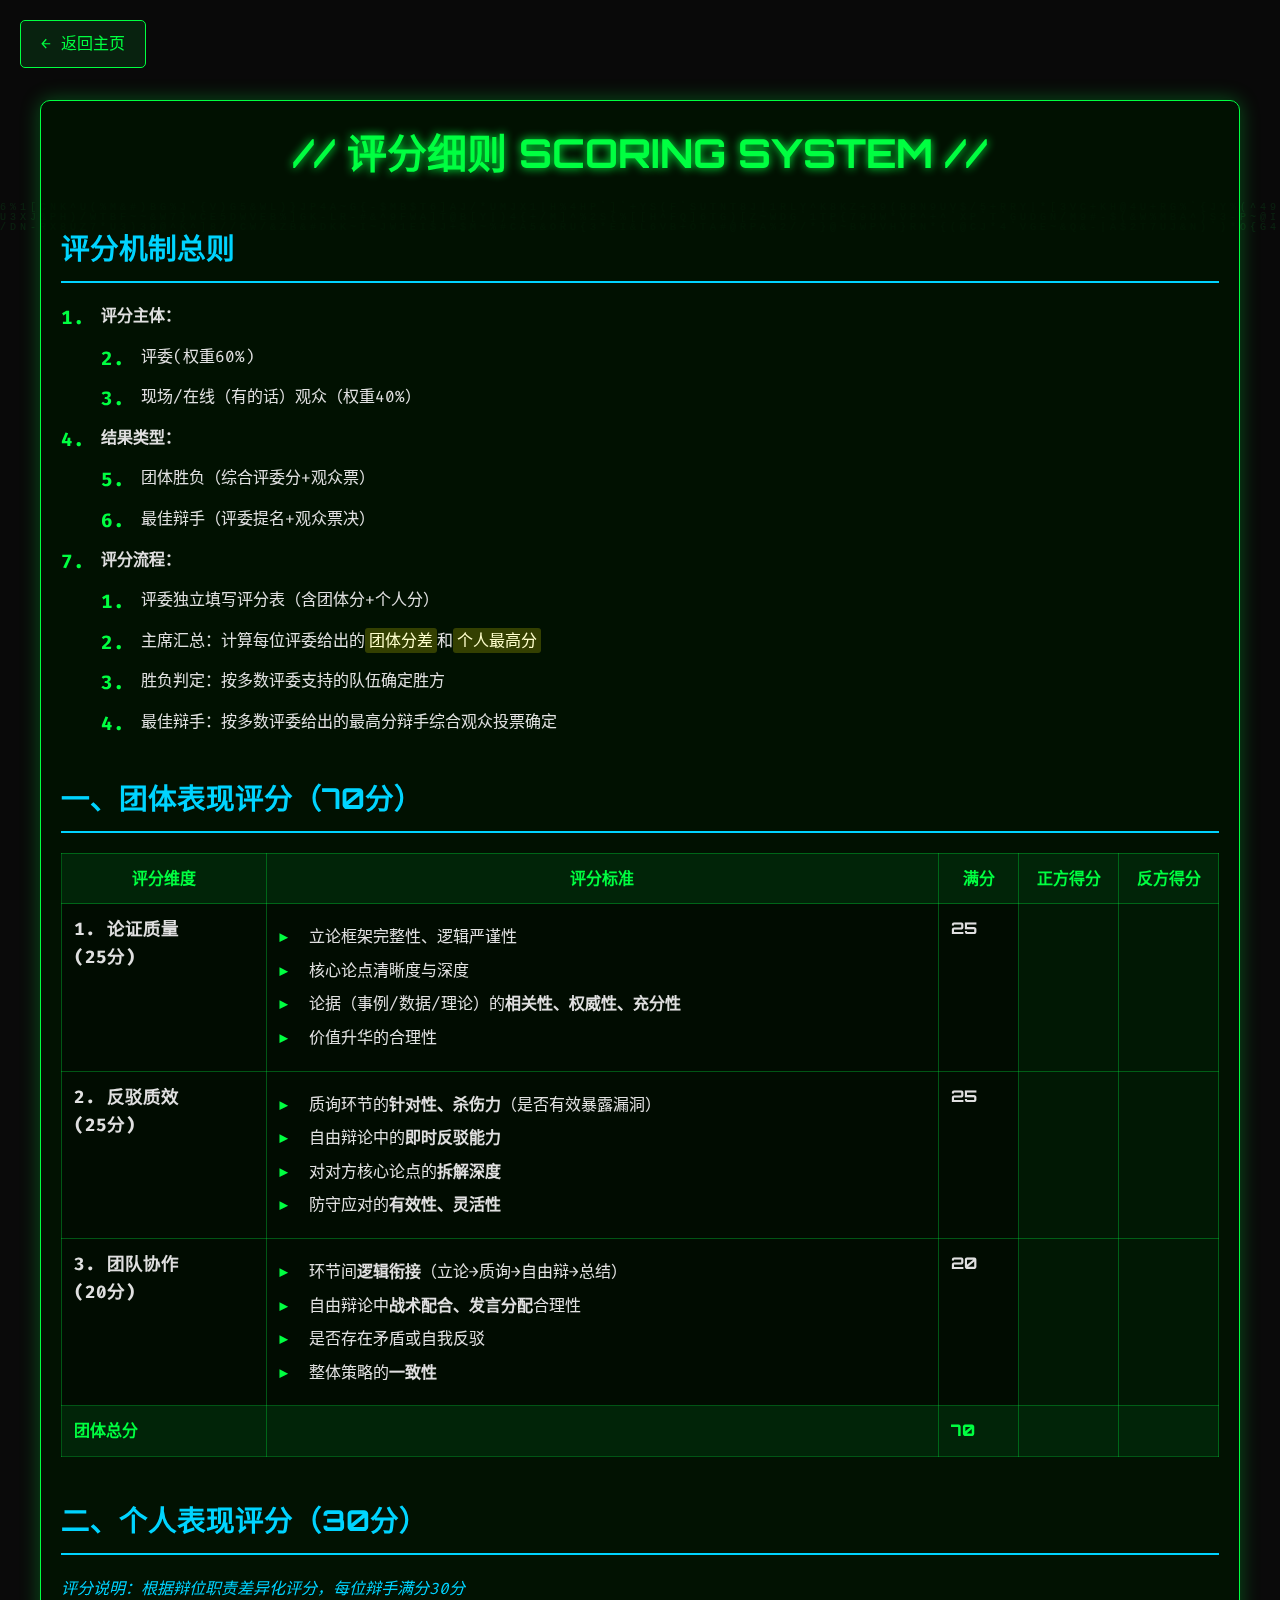
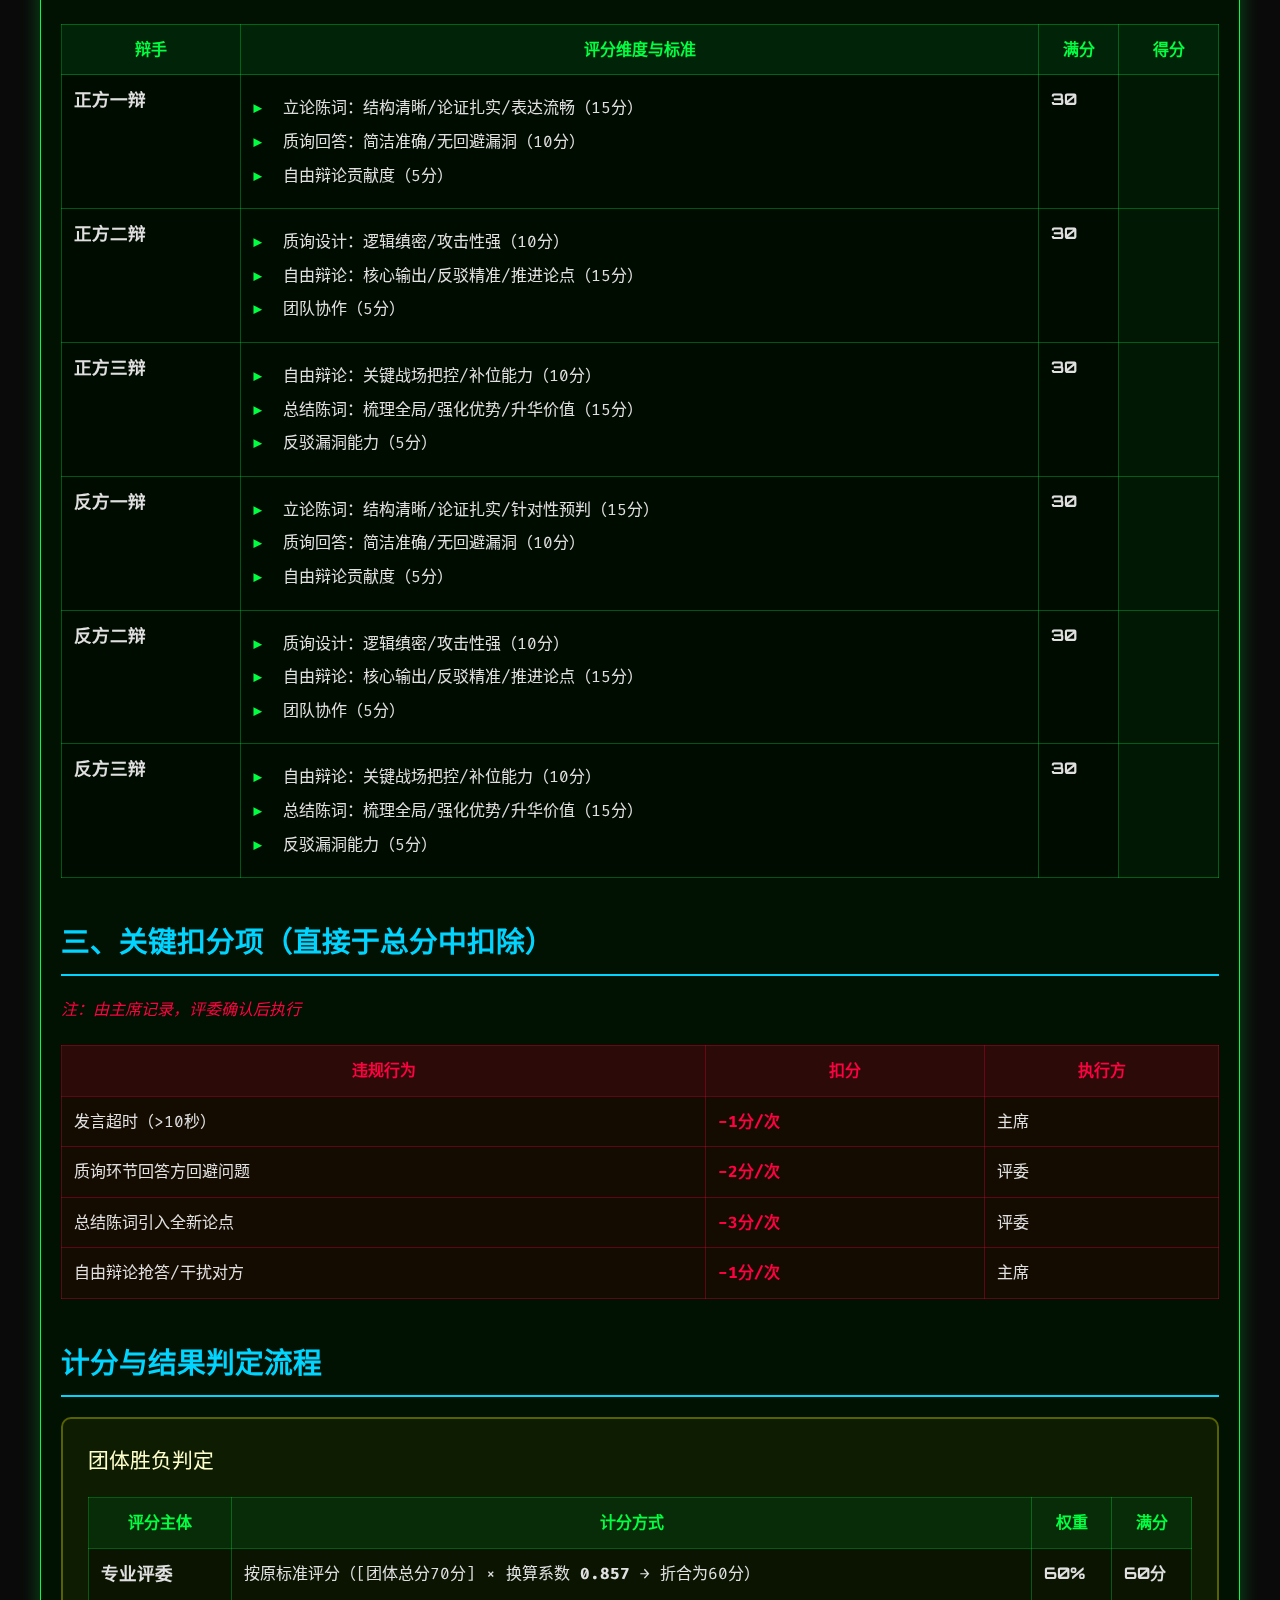
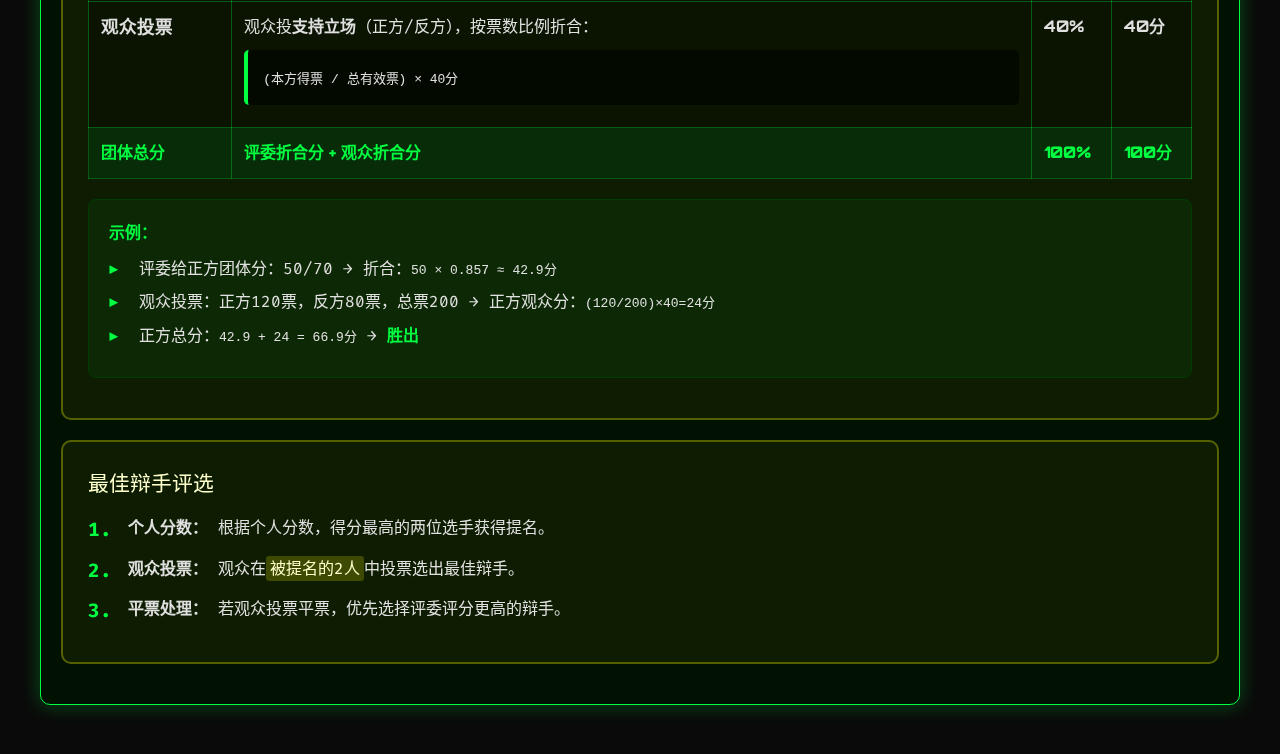
<file: scoring-detail.html>
<!DOCTYPE html>
<html lang="zh-CN">
<head>
    <meta charset="UTF-8">
    <meta name="viewport" content="width=device-width, initial-scale=1.0, maximum-scale=1.0, user-scalable=no">
    <meta name="format-detection" content="telephone=no">
    <meta name="apple-mobile-web-app-capable" content="yes">
    <meta name="mobile-web-app-capable" content="yes">
    <meta name="apple-mobile-web-app-status-bar-style" content="black-translucent">
    <title>评分细则 - 丧尸互联网理论辩论赛</title>
    <meta name="description" content="丧尸互联网理论辩论赛评分细则详解">
    <link rel="icon" type="image/png" href="images/logo.png">
    <link href="https://fonts.googleapis.com/css2?family=Orbitron:wght@400;700;900&family=Fira+Code:wght@300;400;500&display=swap" rel="stylesheet">
    <link rel="stylesheet" href="css/style.css">
    <style>
        .detail-container {
            max-width: 1200px;
            margin: 100px auto 50px;
            padding: 20px;
            background: rgba(0, 20, 0, 0.8);
            border: 1px solid var(--matrix-green);
            border-radius: 10px;
            box-shadow: var(--shadow-green);
        }
        
        .back-button {
            position: fixed;
            top: 20px;
            left: 20px;
            z-index: 1000;
            background: rgba(0, 255, 65, 0.1);
            border: 1px solid var(--matrix-green);
            color: var(--matrix-green);
            padding: 10px 20px;
            text-decoration: none;
            border-radius: 5px;
            transition: all 0.3s ease;
            font-family: 'Fira Code', monospace;
        }
        
        .back-button:hover {
            background: var(--matrix-green);
            color: var(--bg-black);
            box-shadow: var(--shadow-green);
        }
        
        /* 移动端优化 */
        @media (max-width: 768px) {
            .back-button {
                top: 10px;
                left: 10px;
                padding: 8px 16px;
                font-size: 0.9rem;
            }
            
            .detail-container {
                margin: 80px 10px 30px;
                padding: 15px;
            }
            
            .detail-title {
                font-size: 2rem;
                margin-bottom: 1rem;
            }
            
            .scoring-grid {
                grid-template-columns: 1fr;
                gap: 1rem;
            }
            
            .scoring-card {
                padding: 1rem;
            }
            
            .scoring-title {
                font-size: 1.1rem;
            }
            
            .weight-display {
                font-size: 1rem;
            }
            
            .criteria-list li {
                margin-bottom: 0.5rem;
            }
        }
        
        @media (max-width: 480px) {
            .detail-container {
                margin: 70px 5px 20px;
                padding: 10px;
            }
            
            .detail-title {
                font-size: 1.8rem;
            }
            
            .back-button {
                padding: 6px 12px;
                font-size: 0.8rem;
            }
            
            .scoring-card {
                padding: 0.8rem;
            }
        }
        
        .detail-title {
            color: var(--matrix-green);
            font-family: 'Orbitron', monospace;
            font-size: 2.5rem;
            margin-bottom: 30px;
            text-align: center;
            text-shadow: 0 0 10px var(--matrix-green);
        }
        
        .section-header {
            color: var(--blue-cyber);
            font-family: 'Orbitron', monospace;
            font-size: 1.8rem;
            margin: 40px 0 20px;
            border-bottom: 2px solid var(--blue-cyber);
            padding-bottom: 10px;
        }
        
        .overview-box {
            background: rgba(0, 212, 255, 0.05);
            border: 2px solid var(--blue-cyber);
            padding: 25px;
            margin: 20px 0;
            border-radius: 10px;
        }
        
        .scoring-table {
            width: 100%;
            border-collapse: collapse;
            margin: 20px 0;
            background: rgba(0, 0, 0, 0.3);
            border: 1px solid var(--matrix-green);
        }
        
        .scoring-table th,
        .scoring-table td {
            border: 1px solid rgba(0, 255, 65, 0.3);
            padding: 12px;
            text-align: left;
            vertical-align: top;
        }
        
        .scoring-table th {
            background: rgba(0, 255, 65, 0.1);
            color: var(--matrix-green);
            font-family: 'Orbitron', monospace;
            font-weight: bold;
            text-align: center;
        }
        
        .scoring-table td {
            color: var(--text-white);
            line-height: 1.6;
        }
        
        .criteria-name {
            color: var(--matrix-green);
            font-weight: bold;
            font-size: 1.1rem;
        }
        
        .score-cell {
            color: var(--blue-cyber);
            font-weight: bold;
            font-family: 'Orbitron', monospace;
            text-align: center;
            width: 80px;
        }
        
        .input-cell {
            background: rgba(0, 255, 65, 0.05);
            text-align: center;
            width: 100px;
        }
        
        .total-row {
            background: rgba(0, 255, 65, 0.1);
            font-weight: bold;
        }
        
        .total-row td {
            color: var(--matrix-green);
            font-family: 'Orbitron', monospace;
        }
        
        .penalty-table {
            width: 100%;
            border-collapse: collapse;
            margin: 20px 0;
            background: rgba(64, 0, 0, 0.3);
            border: 1px solid var(--red-warning);
        }
        
        .penalty-table th,
        .penalty-table td {
            border: 1px solid rgba(255, 0, 64, 0.3);
            padding: 12px;
            text-align: left;
            vertical-align: top;
        }
        
        .penalty-table th {
            background: rgba(255, 0, 64, 0.1);
            color: var(--red-warning);
            font-family: 'Orbitron', monospace;
            font-weight: bold;
            text-align: center;
        }
        
        .penalty-table td {
            color: var(--text-white);
        }
        
        .calculation-box {
            background: rgba(255, 255, 0, 0.05);
            border: 2px solid rgba(255, 255, 0, 0.3);
            padding: 25px;
            margin: 20px 0;
            border-radius: 10px;
        }
        
        .calculation-title {
            color: #ffffcc;
            font-family: 'Orbitron', monospace;
            font-size: 1.3rem;
            margin-bottom: 15px;
        }
        
        .formula-box {
            background: rgba(0, 0, 0, 0.5);
            padding: 15px;
            margin: 10px 0;
            border-radius: 5px;
            font-family: 'Fira Code', monospace;
            border-left: 4px solid var(--matrix-green);
        }
        
        .example-box {
            background: rgba(0, 255, 65, 0.05);
            border: 1px solid var(--dark-green);
            padding: 20px;
            margin: 15px 0;
            border-radius: 8px;
        }
        
        .content-text {
            line-height: 1.8;
            font-size: 1rem;
        }
        
        .content-text strong {
            color: var(--matrix-green);
        }
        
        .bullet-list {
            list-style: none;
            padding-left: 0;
        }
        
        .bullet-list li {
            margin: 8px 0;
            padding-left: 30px;
            position: relative;
        }
        
        .bullet-list li::before {
            content: "►";
            position: absolute;
            left: 0;
            color: var(--matrix-green);
            font-weight: bold;
        }
        
        .highlight-text {
            background: rgba(255, 255, 0, 0.2);
            color: #ffffcc;
            padding: 2px 4px;
            border-radius: 3px;
        }
        
        .numbered-list {
            counter-reset: list-counter;
            list-style: none;
            padding-left: 0;
        }
        
        .numbered-list li {
            counter-increment: list-counter;
            margin: 15px 0;
            padding-left: 40px;
            position: relative;
        }
        
        .numbered-list li::before {
            content: counter(list-counter) ".";
            position: absolute;
            left: 0;
            color: var(--matrix-green);
            font-weight: bold;
            font-size: 1.2rem;
        }
    </style>
</head>
<body>
    <!-- Matrix Rain Background -->
    <canvas class="matrix-canvas" id="matrix"></canvas>
    
    <!-- Back Button -->
    <a href="index.html" class="back-button">← 返回主页</a>
    
    <!-- Main Content -->
    <div class="detail-container">
        <h1 class="detail-title">// 评分细则 SCORING SYSTEM //</h1>
        
        <!-- General Rules -->
        <h2 class="section-header">评分机制总则</h2>
        <ol class="numbered-list">
            <li><strong>评分主体：</strong>
                <ul class="bullet-list" style="margin-top: 10px;">
                    <li>评委(权重60%)</li>
                    <li>现场/在线（有的话）观众（权重40%）</li>
                </ul>
            </li>
            <li><strong>结果类型：</strong>
                <ul class="bullet-list" style="margin-top: 10px;">
                    <li>团体胜负（综合评委分+观众票）</li>
                    <li>最佳辩手（评委提名+观众票决）</li>
                </ul>
            </li>
            <li><strong>评分流程：</strong>
                <ol class="numbered-list" style="margin-top: 10px;">
                    <li>评委独立填写评分表（含团体分+个人分）</li>
                    <li>主席汇总：计算每位评委给出的<span class="highlight-text">团体分差</span>和<span class="highlight-text">个人最高分</span></li>
                    <li>胜负判定：按多数评委支持的队伍确定胜方</li>
                    <li>最佳辩手：按多数评委给出的最高分辩手综合观众投票确定</li>
                </ol>
            </li>
        </ol>
        
        <!-- Team Performance -->
        <h2 class="section-header">一、团体表现评分（70分）</h2>
        
        <table class="scoring-table">
            <thead>
                <tr>
                    <th>评分维度</th>
                    <th>评分标准</th>
                    <th>满分</th>
                    <th>正方得分</th>
                    <th>反方得分</th>
                </tr>
            </thead>
            <tbody>
                <tr>
                    <td class="criteria-name">1. 论证质量<br>(25分)</td>
                    <td>
                        <ul class="bullet-list">
                            <li>立论框架完整性、逻辑严谨性</li>
                            <li>核心论点清晰度与深度</li>
                            <li>论据（事例/数据/理论）的<strong>相关性、权威性、充分性</strong></li>
                            <li>价值升华的合理性</li>
                        </ul>
                    </td>
                    <td class="score-cell">25</td>
                    <td class="input-cell"></td>
                    <td class="input-cell"></td>
                </tr>
                <tr>
                    <td class="criteria-name">2. 反驳质效<br>(25分)</td>
                    <td>
                        <ul class="bullet-list">
                            <li>质询环节的<strong>针对性、杀伤力</strong>（是否有效暴露漏洞）</li>
                            <li>自由辩论中的<strong>即时反驳能力</strong></li>
                            <li>对对方核心论点的<strong>拆解深度</strong></li>
                            <li>防守应对的<strong>有效性、灵活性</strong></li>
                        </ul>
                    </td>
                    <td class="score-cell">25</td>
                    <td class="input-cell"></td>
                    <td class="input-cell"></td>
                </tr>
                <tr>
                    <td class="criteria-name">3. 团队协作<br>(20分)</td>
                    <td>
                        <ul class="bullet-list">
                            <li>环节间<strong>逻辑衔接</strong>（立论→质询→自由辩→总结）</li>
                            <li>自由辩论中<strong>战术配合、发言分配</strong>合理性</li>
                            <li>是否存在矛盾或自我反驳</li>
                            <li>整体策略的<strong>一致性</strong></li>
                        </ul>
                    </td>
                    <td class="score-cell">20</td>
                    <td class="input-cell"></td>
                    <td class="input-cell"></td>
                </tr>
                <tr class="total-row">
                    <td><strong>团体总分</strong></td>
                    <td></td>
                    <td><strong>70</strong></td>
                    <td></td>
                    <td></td>
                </tr>
            </tbody>
        </table>
        
        <!-- Individual Performance -->
        <h2 class="section-header">二、个人表现评分（30分）</h2>
        <p class="content-text" style="font-style: italic; color: var(--blue-cyber); margin-bottom: 20px;">
            评分说明：根据辩位职责差异化评分，每位辩手满分30分
        </p>
        
        <table class="scoring-table">
            <thead>
                <tr>
                    <th>辩手</th>
                    <th>评分维度与标准</th>
                    <th>满分</th>
                    <th>得分</th>
                </tr>
            </thead>
            <tbody>
                <tr>
                    <td class="criteria-name">正方一辩</td>
                    <td>
                        <ul class="bullet-list">
                            <li>立论陈词：结构清晰/论证扎实/表达流畅（15分）</li>
                            <li>质询回答：简洁准确/无回避漏洞（10分）</li>
                            <li>自由辩论贡献度（5分）</li>
                        </ul>
                    </td>
                    <td class="score-cell">30</td>
                    <td class="input-cell"></td>
                </tr>
                <tr>
                    <td class="criteria-name">正方二辩</td>
                    <td>
                        <ul class="bullet-list">
                            <li>质询设计：逻辑缜密/攻击性强（10分）</li>
                            <li>自由辩论：核心输出/反驳精准/推进论点（15分）</li>
                            <li>团队协作（5分）</li>
                        </ul>
                    </td>
                    <td class="score-cell">30</td>
                    <td class="input-cell"></td>
                </tr>
                <tr>
                    <td class="criteria-name">正方三辩</td>
                    <td>
                        <ul class="bullet-list">
                            <li>自由辩论：关键战场把控/补位能力（10分）</li>
                            <li>总结陈词：梳理全局/强化优势/升华价值（15分）</li>
                            <li>反驳漏洞能力（5分）</li>
                        </ul>
                    </td>
                    <td class="score-cell">30</td>
                    <td class="input-cell"></td>
                </tr>
                <tr>
                    <td class="criteria-name">反方一辩</td>
                    <td>
                        <ul class="bullet-list">
                            <li>立论陈词：结构清晰/论证扎实/针对性预判（15分）</li>
                            <li>质询回答：简洁准确/无回避漏洞（10分）</li>
                            <li>自由辩论贡献度（5分）</li>
                        </ul>
                    </td>
                    <td class="score-cell">30</td>
                    <td class="input-cell"></td>
                </tr>
                <tr>
                    <td class="criteria-name">反方二辩</td>
                    <td>
                        <ul class="bullet-list">
                            <li>质询设计：逻辑缜密/攻击性强（10分）</li>
                            <li>自由辩论：核心输出/反驳精准/推进论点（15分）</li>
                            <li>团队协作（5分）</li>
                        </ul>
                    </td>
                    <td class="score-cell">30</td>
                    <td class="input-cell"></td>
                </tr>
                <tr>
                    <td class="criteria-name">反方三辩</td>
                    <td>
                        <ul class="bullet-list">
                            <li>自由辩论：关键战场把控/补位能力（10分）</li>
                            <li>总结陈词：梳理全局/强化优势/升华价值（15分）</li>
                            <li>反驳漏洞能力（5分）</li>
                        </ul>
                    </td>
                    <td class="score-cell">30</td>
                    <td class="input-cell"></td>
                </tr>
            </tbody>
        </table>
        
        <!-- Penalties -->
        <h2 class="section-header">三、关键扣分项（直接于总分中扣除）</h2>
        <p class="content-text" style="font-style: italic; color: var(--red-warning); margin-bottom: 20px;">
            注：由主席记录，评委确认后执行
        </p>
        
        <table class="penalty-table">
            <thead>
                <tr>
                    <th>违规行为</th>
                    <th>扣分</th>
                    <th>执行方</th>
                </tr>
            </thead>
            <tbody>
                <tr>
                    <td>发言超时（>10秒）</td>
                    <td style="color: var(--red-warning); font-weight: bold;">-1分/次</td>
                    <td>主席</td>
                </tr>
                <tr>
                    <td>质询环节回答方回避问题</td>
                    <td style="color: var(--red-warning); font-weight: bold;">-2分/次</td>
                    <td>评委</td>
                </tr>
                <tr>
                    <td>总结陈词引入全新论点</td>
                    <td style="color: var(--red-warning); font-weight: bold;">-3分/次</td>
                    <td>评委</td>
                </tr>
                <tr>
                    <td>自由辩论抢答/干扰对方</td>
                    <td style="color: var(--red-warning); font-weight: bold;">-1分/次</td>
                    <td>主席</td>
                </tr>
            </tbody>
        </table>
        
        <!-- Calculation -->
        <h2 class="section-header">计分与结果判定流程</h2>
        
        <div class="calculation-box">
            <div class="calculation-title">团体胜负判定</div>
            
            <table class="scoring-table">
                <thead>
                    <tr>
                        <th>评分主体</th>
                        <th>计分方式</th>
                        <th>权重</th>
                        <th>满分</th>
                    </tr>
                </thead>
                <tbody>
                    <tr>
                        <td class="criteria-name">专业评委</td>
                        <td>按原标准评分（[团体总分70分] × 换算系数 <strong>0.857</strong> → 折合为60分）</td>
                        <td class="score-cell">60%</td>
                        <td class="score-cell">60分</td>
                    </tr>
                    <tr>
                        <td class="criteria-name">观众投票</td>
                        <td>观众投<strong>支持立场</strong>（正方/反方），按票数比例折合：<br>
                            <div class="formula-box">
                                <code>(本方得票 / 总有效票) × 40分</code>
                            </div>
                        </td>
                        <td class="score-cell">40%</td>
                        <td class="score-cell">40分</td>
                    </tr>
                    <tr class="total-row">
                        <td><strong>团体总分</strong></td>
                        <td>评委折合分 + 观众折合分</td>
                        <td><strong>100%</strong></td>
                        <td><strong>100分</strong></td>
                    </tr>
                </tbody>
            </table>
            
            <div class="example-box">
                <div style="color: var(--matrix-green); font-weight: bold; margin-bottom: 10px;">示例：</div>
                <ul class="bullet-list">
                    <li>评委给正方团体分：50/70 → 折合：<code>50 × 0.857 ≈ 42.9分</code></li>
                    <li>观众投票：正方120票，反方80票，总票200 → 正方观众分：<code>(120/200)×40=24分</code></li>
                    <li>正方总分：<code>42.9 + 24 = 66.9分</code> → <strong style="color: var(--matrix-green);">胜出</strong></li>
                </ul>
            </div>
        </div>
        
        <div class="calculation-box">
            <div class="calculation-title">最佳辩手评选</div>
            <ol class="numbered-list">
                <li><strong>个人分数：</strong> 根据个人分数，得分最高的两位选手获得提名。</li>
                <li><strong>观众投票：</strong> 观众在<span class="highlight-text">被提名的2人</span>中投票选出最佳辩手。</li>
                <li><strong>平票处理：</strong> 若观众投票平票，优先选择评委评分更高的辩手。</li>
            </ol>
        </div>
    </div>
    
    <script src="js/main.js"></script>
</body>
</html>
</file>
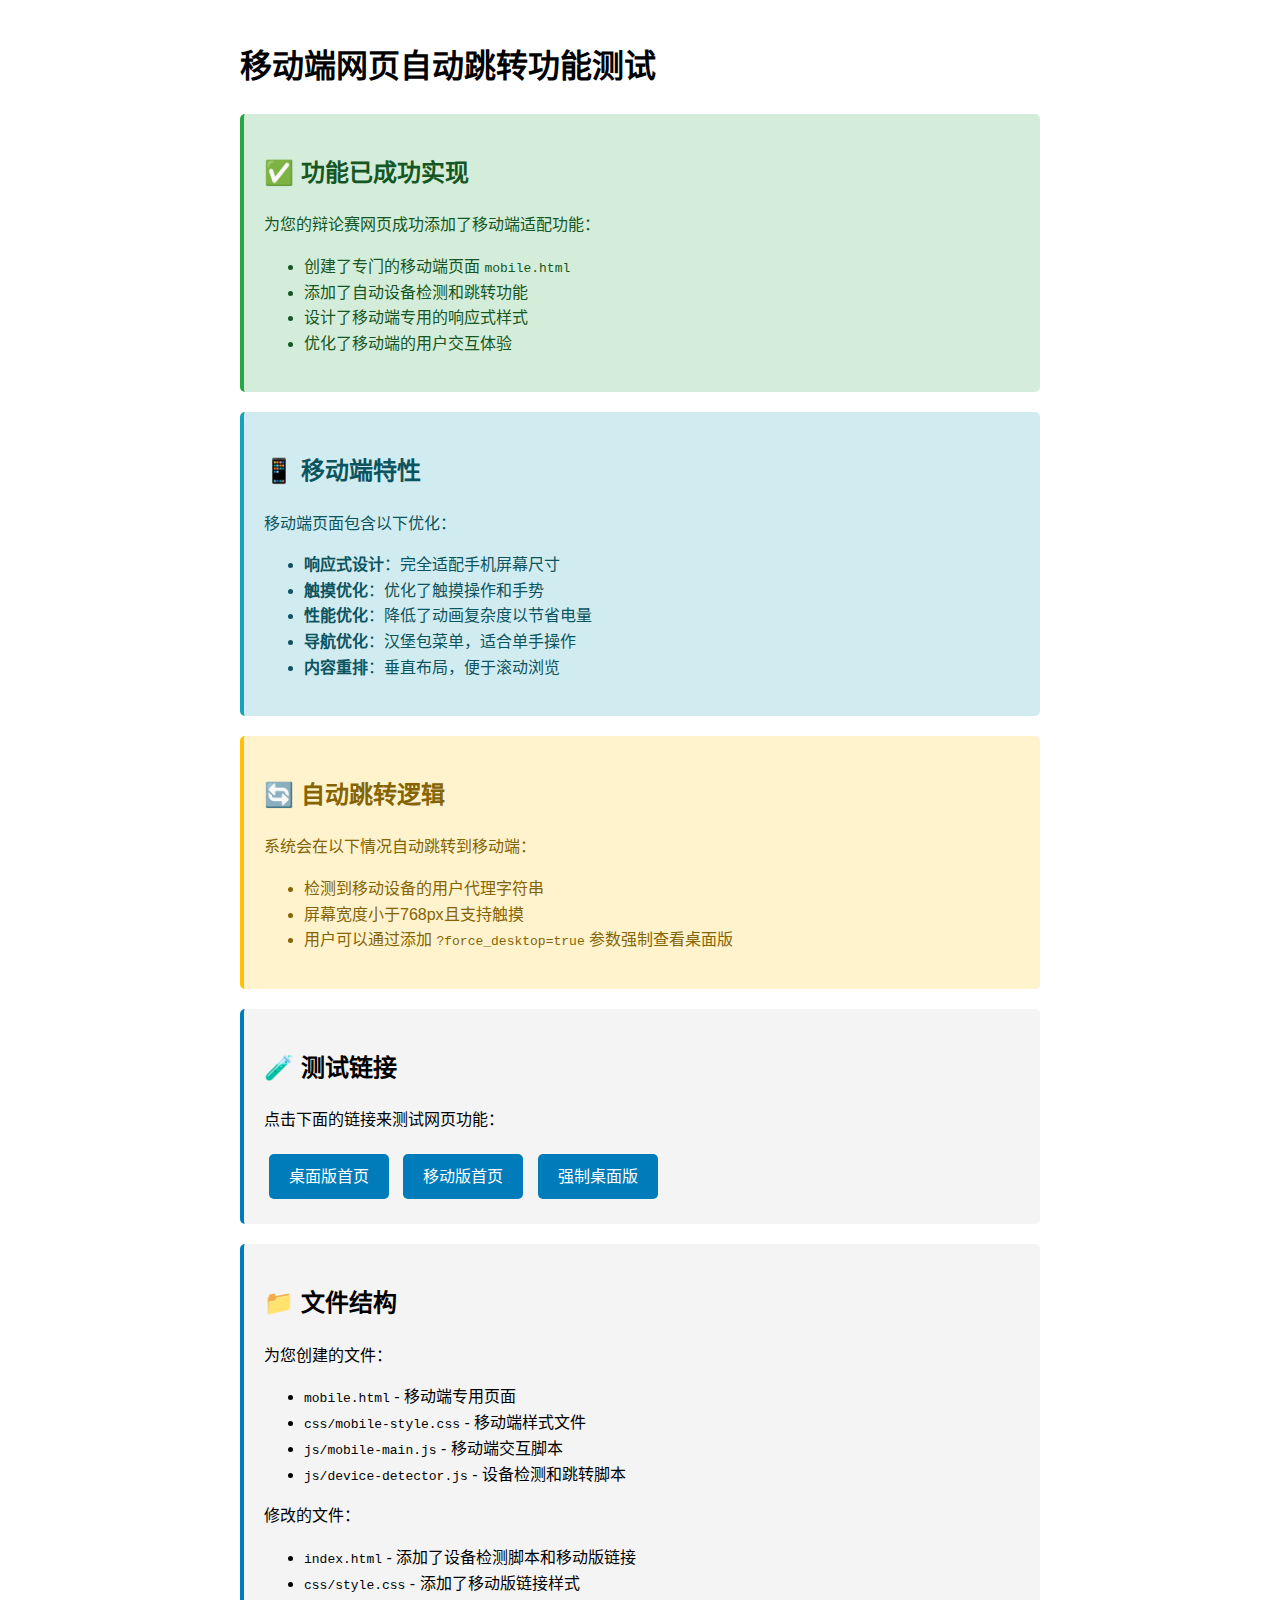
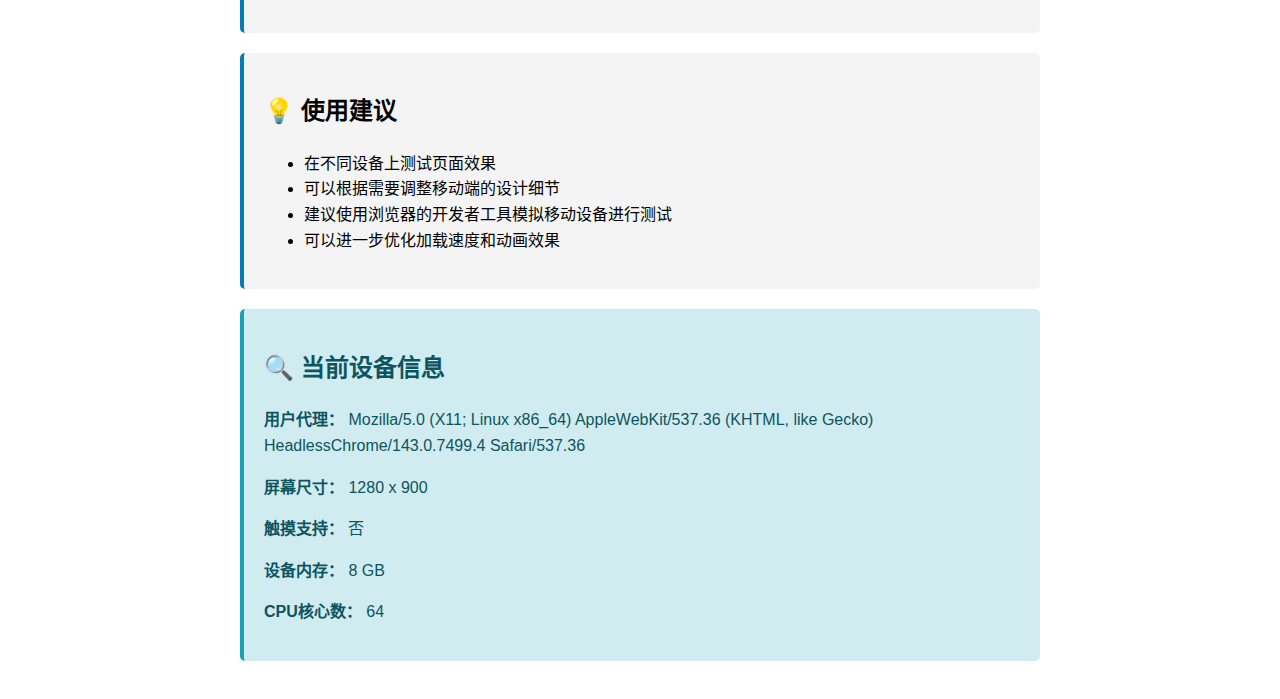
<file: test.html>
<!DOCTYPE html>
<html lang="zh-CN">
<head>
    <meta charset="UTF-8">
    <meta name="viewport" content="width=device-width, initial-scale=1.0">
    <title>移动端跳转测试页面</title>
    <style>
        body {
            font-family: Arial, sans-serif;
            max-width: 800px;
            margin: 0 auto;
            padding: 20px;
            line-height: 1.6;
        }
        .test-section {
            background: #f4f4f4;
            padding: 20px;
            margin: 20px 0;
            border-radius: 5px;
            border-left: 4px solid #007cba;
        }
        .success {
            background: #d4edda;
            border-color: #28a745;
            color: #155724;
        }
        .info {
            background: #d1ecf1;
            border-color: #17a2b8;
            color: #0c5460;
        }
        .warning {
            background: #fff3cd;
            border-color: #ffc107;
            color: #856404;
        }
        a {
            color: #007cba;
            text-decoration: none;
        }
        a:hover {
            text-decoration: underline;
        }
        .button {
            display: inline-block;
            padding: 10px 20px;
            background: #007cba;
            color: white;
            text-decoration: none;
            border-radius: 5px;
            margin: 5px;
        }
        .button:hover {
            background: #0056b3;
            text-decoration: none;
        }
    </style>
</head>
<body>
    <h1>移动端网页自动跳转功能测试</h1>
    
    <div class="test-section success">
        <h2>✅ 功能已成功实现</h2>
        <p>为您的辩论赛网页成功添加了移动端适配功能：</p>
        <ul>
            <li>创建了专门的移动端页面 <code>mobile.html</code></li>
            <li>添加了自动设备检测和跳转功能</li>
            <li>设计了移动端专用的响应式样式</li>
            <li>优化了移动端的用户交互体验</li>
        </ul>
    </div>

    <div class="test-section info">
        <h2>📱 移动端特性</h2>
        <p>移动端页面包含以下优化：</p>
        <ul>
            <li><strong>响应式设计</strong>：完全适配手机屏幕尺寸</li>
            <li><strong>触摸优化</strong>：优化了触摸操作和手势</li>
            <li><strong>性能优化</strong>：降低了动画复杂度以节省电量</li>
            <li><strong>导航优化</strong>：汉堡包菜单，适合单手操作</li>
            <li><strong>内容重排</strong>：垂直布局，便于滚动浏览</li>
        </ul>
    </div>

    <div class="test-section warning">
        <h2>🔄 自动跳转逻辑</h2>
        <p>系统会在以下情况自动跳转到移动端：</p>
        <ul>
            <li>检测到移动设备的用户代理字符串</li>
            <li>屏幕宽度小于768px且支持触摸</li>
            <li>用户可以通过添加 <code>?force_desktop=true</code> 参数强制查看桌面版</li>
        </ul>
    </div>

    <div class="test-section">
        <h2>🧪 测试链接</h2>
        <p>点击下面的链接来测试网页功能：</p>
        <div>
            <a href="index.html" class="button">桌面版首页</a>
            <a href="mobile.html" class="button">移动版首页</a>
            <a href="index.html?force_desktop=true" class="button">强制桌面版</a>
        </div>
    </div>

    <div class="test-section">
        <h2>📁 文件结构</h2>
        <p>为您创建的文件：</p>
        <ul>
            <li><code>mobile.html</code> - 移动端专用页面</li>
            <li><code>css/mobile-style.css</code> - 移动端样式文件</li>
            <li><code>js/mobile-main.js</code> - 移动端交互脚本</li>
            <li><code>js/device-detector.js</code> - 设备检测和跳转脚本</li>
        </ul>
        <p>修改的文件：</p>
        <ul>
            <li><code>index.html</code> - 添加了设备检测脚本和移动版链接</li>
            <li><code>css/style.css</code> - 添加了移动版链接样式</li>
        </ul>
    </div>

    <div class="test-section">
        <h2>💡 使用建议</h2>
        <ul>
            <li>在不同设备上测试页面效果</li>
            <li>可以根据需要调整移动端的设计细节</li>
            <li>建议使用浏览器的开发者工具模拟移动设备进行测试</li>
            <li>可以进一步优化加载速度和动画效果</li>
        </ul>
    </div>

    <script>
        // 显示当前设备信息
        document.addEventListener('DOMContentLoaded', function() {
            const deviceInfo = document.createElement('div');
            deviceInfo.className = 'test-section info';
            deviceInfo.innerHTML = `
                <h2>🔍 当前设备信息</h2>
                <p><strong>用户代理：</strong> ${navigator.userAgent}</p>
                <p><strong>屏幕尺寸：</strong> ${window.innerWidth} x ${window.innerHeight}</p>
                <p><strong>触摸支持：</strong> ${('ontouchstart' in window) ? '是' : '否'}</p>
                <p><strong>设备内存：</strong> ${navigator.deviceMemory || '未知'} GB</p>
                <p><strong>CPU核心数：</strong> ${navigator.hardwareConcurrency || '未知'}</p>
            `;
            document.body.appendChild(deviceInfo);
        });
    </script>
</body>
</html>
</file>
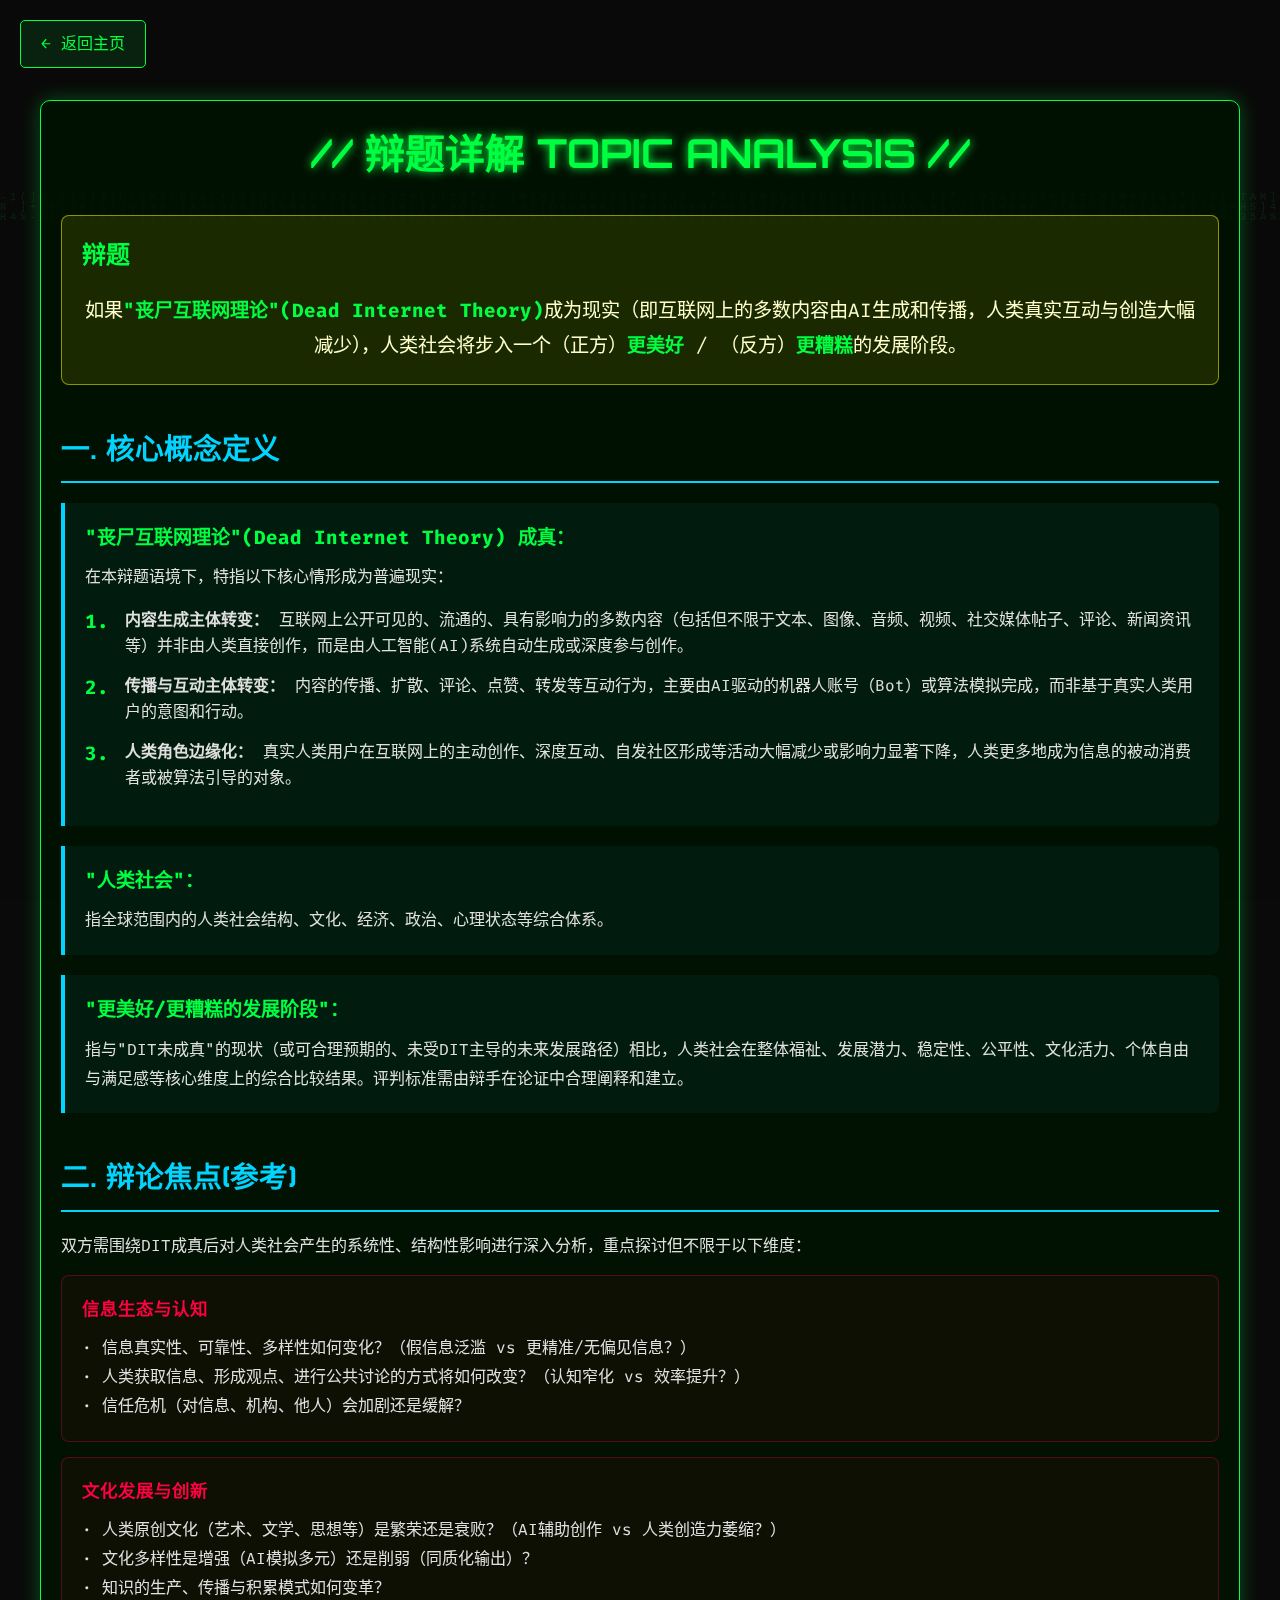
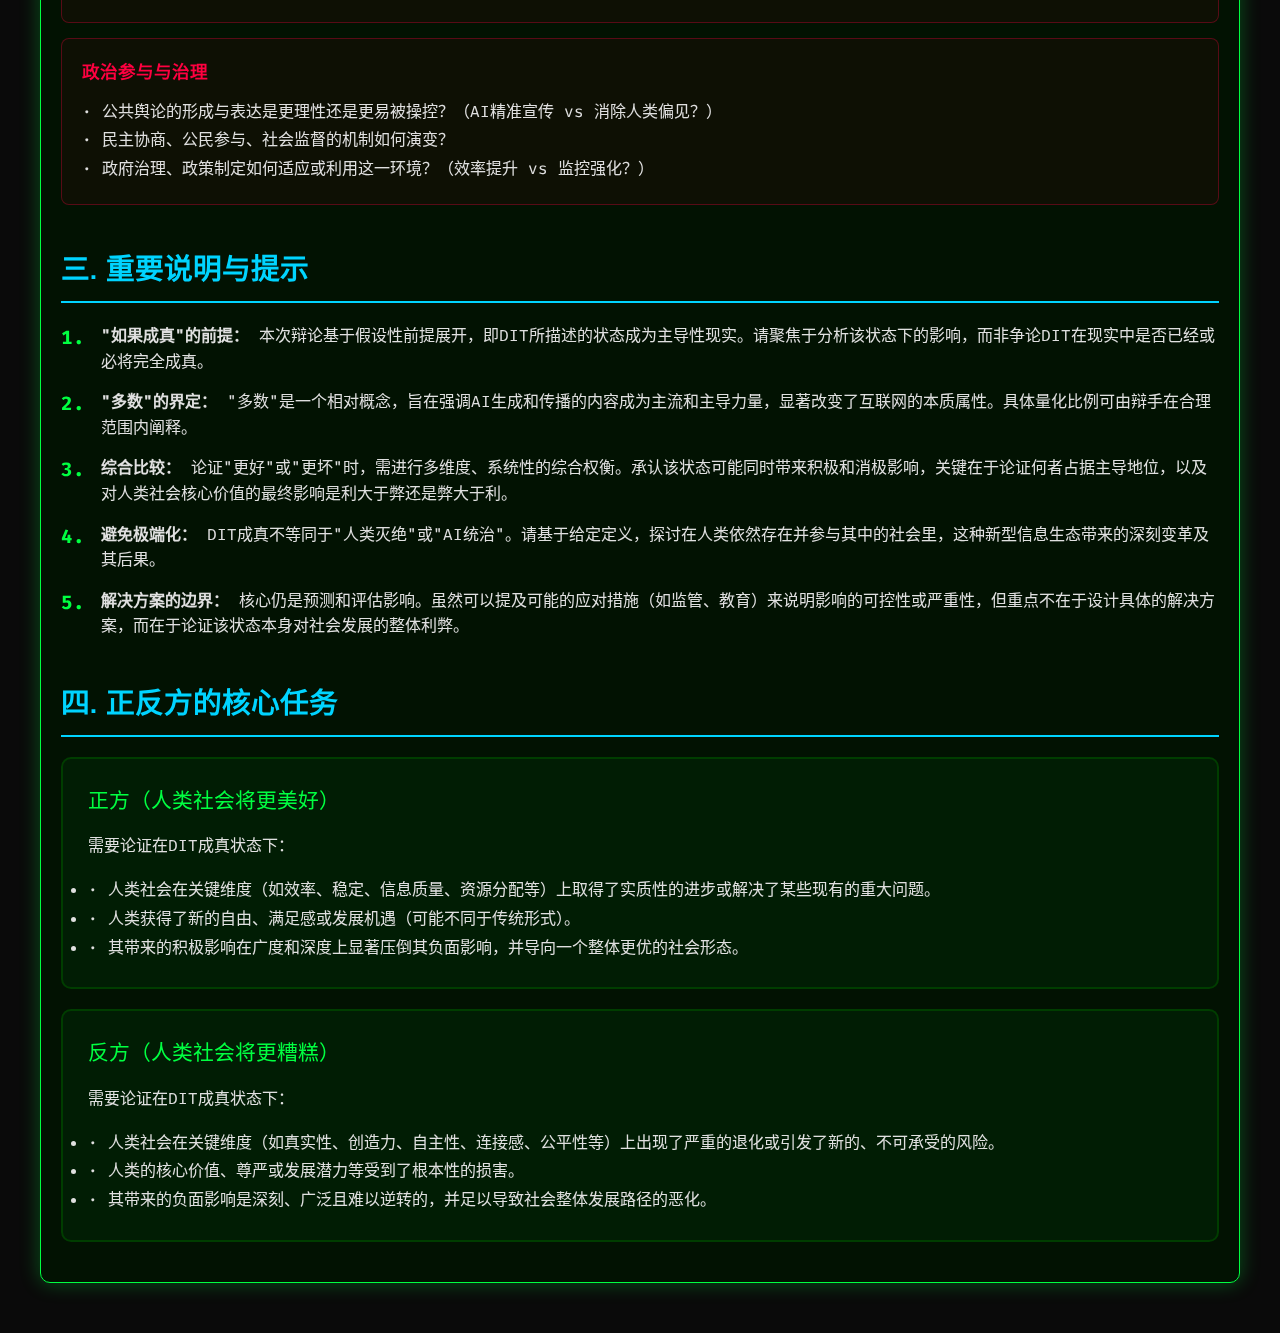
<file: topic-detail.html>
<!DOCTYPE html>
<html lang="zh-CN">
<head>
    <meta charset="UTF-8">
    <meta name="viewport" content="width=device-width, initial-scale=1.0, maximum-scale=1.0, user-scalable=no">
    <meta name="format-detection" content="telephone=no">
    <meta name="apple-mobile-web-app-capable" content="yes">
    <meta name="mobile-web-app-capable" content="yes">
    <meta name="apple-mobile-web-app-status-bar-style" content="black-translucent">
    <title>辩题详解 - 丧尸互联网理论辩论赛</title>
    <meta name="description" content="丧尸互联网理论辩论赛辩题详细解析">
    <link rel="icon" type="image/png" href="images/logo.png">
    <link href="https://fonts.googleapis.com/css2?family=Orbitron:wght@400;700;900&family=Fira+Code:wght@300;400;500&display=swap" rel="stylesheet">
    <link rel="stylesheet" href="css/style.css">
    <style>
        .detail-container {
            max-width: 1200px;
            margin: 100px auto 50px;
            padding: 20px;
            background: rgba(0, 20, 0, 0.8);
            border: 1px solid var(--matrix-green);
            border-radius: 10px;
            box-shadow: var(--shadow-green);
        }
        
        .back-button {
            position: fixed;
            top: 20px;
            left: 20px;
            z-index: 1000;
            background: rgba(0, 255, 65, 0.1);
            border: 1px solid var(--matrix-green);
            color: var(--matrix-green);
            padding: 10px 20px;
            text-decoration: none;
            border-radius: 5px;
            transition: all 0.3s ease;
            font-family: 'Fira Code', monospace;
        }
        
        .back-button:hover {
            background: var(--matrix-green);
            color: var(--bg-black);
            box-shadow: var(--shadow-green);
        }
        
        /* 移动端优化 */
        @media (max-width: 768px) {
            .back-button {
                top: 10px;
                left: 10px;
                padding: 8px 16px;
                font-size: 0.9rem;
            }
            
            .detail-container {
                margin: 80px 10px 30px;
                padding: 15px;
            }
            
            .detail-title {
                font-size: 2rem;
                margin-bottom: 1rem;
            }
            
            .concept-item {
                margin-bottom: 1.5rem;
            }
            
            .concept-title {
                font-size: 1.1rem;
            }
            
            .focus-item {
                margin-bottom: 1.2rem;
            }
            
            .focus-title {
                font-size: 1rem;
            }
        }
        
        @media (max-width: 480px) {
            .detail-container {
                margin: 70px 5px 20px;
                padding: 10px;
            }
            
            .detail-title {
                font-size: 1.8rem;
            }
            
            .back-button {
                padding: 6px 12px;
                font-size: 0.8rem;
            }
        }
        
        .detail-title {
            color: var(--matrix-green);
            font-family: 'Orbitron', monospace;
            font-size: 2.5rem;
            margin-bottom: 30px;
            text-align: center;
            text-shadow: 0 0 10px var(--matrix-green);
        }
        
        .section-header {
            color: var(--blue-cyber);
            font-family: 'Orbitron', monospace;
            font-size: 1.8rem;
            margin: 40px 0 20px;
            border-bottom: 2px solid var(--blue-cyber);
            padding-bottom: 10px;
        }
        
        .definition-item {
            background: rgba(0, 212, 255, 0.05);
            border-left: 4px solid var(--blue-cyber);
            padding: 20px;
            margin: 20px 0;
            border-radius: 0 8px 8px 0;
        }
        
        .definition-term {
            color: var(--matrix-green);
            font-weight: bold;
            font-size: 1.2rem;
            margin-bottom: 10px;
        }
        
        .focus-list {
            list-style: none;
            padding: 0;
        }
        
        .focus-item {
            background: rgba(255, 0, 64, 0.05);
            border: 1px solid rgba(255, 0, 64, 0.3);
            margin: 15px 0;
            padding: 20px;
            border-radius: 8px;
            transition: all 0.3s ease;
        }
        
        .focus-item:hover {
            background: rgba(255, 0, 64, 0.1);
            border-color: var(--red-warning);
        }
        
        .focus-title {
            color: var(--red-warning);
            font-weight: bold;
            font-size: 1.1rem;
            margin-bottom: 10px;
        }
        
        .task-box {
            background: rgba(0, 255, 65, 0.05);
            border: 2px solid var(--dark-green);
            padding: 25px;
            margin: 20px 0;
            border-radius: 10px;
        }
        
        .task-title {
            color: var(--matrix-green);
            font-family: 'Orbitron', monospace;
            font-size: 1.3rem;
            margin-bottom: 15px;
        }
        
        .highlight-box {
            background: rgba(255, 255, 0, 0.1);
            border: 1px solid rgba(255, 255, 0, 0.5);
            padding: 20px;
            margin: 20px 0;
            border-radius: 8px;
            color: #ffffcc;
        }
        
        .content-text {
            line-height: 1.8;
            font-size: 1rem;
        }
        
        .content-text strong {
            color: var(--matrix-green);
        }
        
        .numbered-list {
            counter-reset: list-counter;
            list-style: none;
            padding-left: 0;
        }
        
        .numbered-list li {
            counter-increment: list-counter;
            margin: 15px 0;
            padding-left: 40px;
            position: relative;
        }
        
        .numbered-list li::before {
            content: counter(list-counter) ".";
            position: absolute;
            left: 0;
            color: var(--matrix-green);
            font-weight: bold;
            font-size: 1.2rem;
        }
    </style>
</head>
<body>
    <!-- Matrix Rain Background -->
    <canvas class="matrix-canvas" id="matrix"></canvas>
    
    <!-- Back Button -->
    <a href="index.html" class="back-button">← 返回主页</a>
    
    <!-- Main Content -->
    <div class="detail-container">
        <h1 class="detail-title">// 辩题详解 TOPIC ANALYSIS //</h1>
        
        <!-- Main Topic -->
        <div class="highlight-box">
            <h2 style="color: var(--matrix-green); margin-bottom: 20px;">辩题</h2>
            <p class="content-text" style="font-size: 1.2rem; text-align: center;">
                如果<strong>"丧尸互联网理论"(Dead Internet Theory)</strong>成为现实（即互联网上的多数内容由AI生成和传播，人类真实互动与创造大幅减少），人类社会将步入一个（正方）<strong>更美好</strong> / （反方）<strong>更糟糕</strong>的发展阶段。
            </p>
        </div>
        
        <!-- Core Concepts -->
        <h2 class="section-header">一. 核心概念定义</h2>
        
        <div class="definition-item">
            <div class="definition-term">"丧尸互联网理论"(Dead Internet Theory) 成真：</div>
            <p class="content-text">在本辩题语境下，特指以下核心情形成为普遍现实：</p>
            <ol class="numbered-list">
                <li><strong>内容生成主体转变：</strong> 互联网上公开可见的、流通的、具有影响力的多数内容（包括但不限于文本、图像、音频、视频、社交媒体帖子、评论、新闻资讯等）并非由人类直接创作，而是由人工智能(AI)系统自动生成或深度参与创作。</li>
                <li><strong>传播与互动主体转变：</strong> 内容的传播、扩散、评论、点赞、转发等互动行为，主要由AI驱动的机器人账号（Bot）或算法模拟完成，而非基于真实人类用户的意图和行动。</li>
                <li><strong>人类角色边缘化：</strong> 真实人类用户在互联网上的主动创作、深度互动、自发社区形成等活动大幅减少或影响力显著下降，人类更多地成为信息的被动消费者或被算法引导的对象。</li>
            </ol>
        </div>
        
        <div class="definition-item">
            <div class="definition-term">"人类社会"：</div>
            <p class="content-text">指全球范围内的人类社会结构、文化、经济、政治、心理状态等综合体系。</p>
        </div>
        
        <div class="definition-item">
            <div class="definition-term">"更美好/更糟糕的发展阶段"：</div>
            <p class="content-text">指与"DIT未成真"的现状（或可合理预期的、未受DIT主导的未来发展路径）相比，人类社会在整体福祉、发展潜力、稳定性、公平性、文化活力、个体自由与满足感等核心维度上的综合比较结果。评判标准需由辩手在论证中合理阐释和建立。</p>
        </div>
        
        <!-- Debate Focus -->
        <h2 class="section-header">二. 辩论焦点(参考)</h2>
        <p class="content-text">双方需围绕DIT成真后对人类社会产生的系统性、结构性影响进行深入分析，重点探讨但不限于以下维度：</p>
        
        <ul class="focus-list">
            <li class="focus-item">
                <div class="focus-title">信息生态与认知</div>
                <p class="content-text">
                    · 信息真实性、可靠性、多样性如何变化？（假信息泛滥 vs 更精准/无偏见信息？）<br>
                    · 人类获取信息、形成观点、进行公共讨论的方式将如何改变？（认知窄化 vs 效率提升？）<br>
                    · 信任危机（对信息、机构、他人）会加剧还是缓解？
                </p>
            </li>
            <li class="focus-item">
                <div class="focus-title">文化发展与创新</div>
                <p class="content-text">
                    · 人类原创文化（艺术、文学、思想等）是繁荣还是衰败？（AI辅助创作 vs 人类创造力萎缩？）<br>
                    · 文化多样性是增强（AI模拟多元）还是削弱（同质化输出）？<br>
                    · 知识的生产、传播与积累模式如何变革？
                </p>
            </li>
            <li class="focus-item">
                <div class="focus-title">政治参与与治理</div>
                <p class="content-text">
                    · 公共舆论的形成与表达是更理性还是更易被操控？（AI精准宣传 vs 消除人类偏见？）<br>
                    · 民主协商、公民参与、社会监督的机制如何演变？<br>
                    · 政府治理、政策制定如何适应或利用这一环境？（效率提升 vs 监控强化？）
                </p>
            </li>
        </ul>
        
        <!-- Important Notes -->
        <h2 class="section-header">三. 重要说明与提示</h2>
        
        <ol class="numbered-list">
            <li><strong>"如果成真"的前提：</strong> 本次辩论基于假设性前提展开，即DIT所描述的状态成为主导性现实。请聚焦于分析该状态下的影响，而非争论DIT在现实中是否已经或必将完全成真。</li>
            <li><strong>"多数"的界定：</strong> "多数"是一个相对概念，旨在强调AI生成和传播的内容成为主流和主导力量，显著改变了互联网的本质属性。具体量化比例可由辩手在合理范围内阐释。</li>
            <li><strong>综合比较：</strong> 论证"更好"或"更坏"时，需进行多维度、系统性的综合权衡。承认该状态可能同时带来积极和消极影响，关键在于论证何者占据主导地位，以及对人类社会核心价值的最终影响是利大于弊还是弊大于利。</li>
            <li><strong>避免极端化：</strong> DIT成真不等同于"人类灭绝"或"AI统治"。请基于给定定义，探讨在人类依然存在并参与其中的社会里，这种新型信息生态带来的深刻变革及其后果。</li>
            <li><strong>解决方案的边界：</strong> 核心仍是预测和评估影响。虽然可以提及可能的应对措施（如监管、教育）来说明影响的可控性或严重性，但重点不在于设计具体的解决方案，而在于论证该状态本身对社会发展的整体利弊。</li>
        </ol>
        
        <!-- Core Tasks -->
        <h2 class="section-header">四. 正反方的核心任务</h2>
        
        <div class="task-box">
            <div class="task-title">正方（人类社会将更美好）</div>
            <p class="content-text">需要论证在DIT成真状态下：</p>
            <ul style="margin-top: 15px;">
                <li class="content-text">· 人类社会在关键维度（如效率、稳定、信息质量、资源分配等）上取得了实质性的进步或解决了某些现有的重大问题。</li>
                <li class="content-text">· 人类获得了新的自由、满足感或发展机遇（可能不同于传统形式）。</li>
                <li class="content-text">· 其带来的积极影响在广度和深度上显著压倒其负面影响，并导向一个整体更优的社会形态。</li>
            </ul>
        </div>
        
        <div class="task-box">
            <div class="task-title">反方（人类社会将更糟糕）</div>
            <p class="content-text">需要论证在DIT成真状态下：</p>
            <ul style="margin-top: 15px;">
                <li class="content-text">· 人类社会在关键维度（如真实性、创造力、自主性、连接感、公平性等）上出现了严重的退化或引发了新的、不可承受的风险。</li>
                <li class="content-text">· 人类的核心价值、尊严或发展潜力等受到了根本性的损害。</li>
                <li class="content-text">· 其带来的负面影响是深刻、广泛且难以逆转的，并足以导致社会整体发展路径的恶化。</li>
            </ul>
        </div>
    </div>
    
    <script src="js/main.js"></script>
</body>
</html>
</file>
<file: css/style.css>
/* ================================
   辩论赛网页样式表
   主题：黑客帝国风格 - 丧尸互联网理论
   ================================ */

/* 基础设置 */
* {
    margin: 0;
    padding: 0;
    box-sizing: border-box;
}

html {
    scroll-behavior: smooth;
}

:root {
    --matrix-green: #00ff41;
    --dark-green: #003d00;
    --bg-black: #0a0a0a;
    --text-white: #e0e0e0;
    --red-warning: #ff0040;
    --blue-cyber: #00d4ff;
    --shadow-green: 0 0 20px rgba(0, 255, 65, 0.3);
}

body {
    font-family: 'Fira Code', monospace;
    background: var(--bg-black);
    color: var(--text-white);
    overflow-x: hidden;
    line-height: 1.6;
    -webkit-text-size-adjust: 100%;
    -webkit-font-smoothing: antialiased;
}

/* ================================
   矩阵雨背景效果
   ================================ */
.matrix-canvas {
    position: fixed;
    top: 0;
    left: 0;
    width: 100%;
    height: 100%;
    z-index: -1;
    opacity: 0.1;
}

/* ================================
   头部区域
   ================================ */
.header {
    position: relative;
    height: 100vh;
    display: flex;
    flex-direction: column;
    justify-content: center;
    align-items: center;
    text-align: center;
    background: linear-gradient(135deg, rgba(0, 0, 0, 0.9), rgba(0, 61, 0, 0.3));
}

.logo {
    width: 160px;
    height: 160px;
    margin-bottom: 2rem;
    border-radius: 50%;
    box-shadow: 0 0 20px rgba(255, 255, 255, 0.3);
    animation: pulse 2s infinite;
}

@keyframes pulse {
    0%, 100% { 
        transform: scale(1); 
        box-shadow: 0 0 20px rgba(255, 255, 255, 0.3); 
    }
    50% { 
        transform: scale(1.05); 
        box-shadow: 0 0 30px rgba(255, 255, 255, 0.6); 
    }
}

.main-title {
    font-family: 'Orbitron', monospace;
    font-size: 3.5rem;
    font-weight: 900;
    color: var(--matrix-green);
    text-shadow: 0 0 20px rgba(0, 255, 65, 0.7);
    margin-bottom: 1rem;
    animation: glow 3s ease-in-out infinite alternate;
    word-break: keep-all;
    overflow-wrap: break-word;
    hyphens: none;
}

@keyframes glow {
    from { 
        text-shadow: 0 0 20px rgba(0, 255, 65, 0.7); 
    }
    to { 
        text-shadow: 0 0 30px rgba(0, 255, 65, 1), 0 0 40px rgba(0, 255, 65, 0.8); 
    }
}

.subtitle {
    font-size: 1.2rem;
    color: var(--blue-cyber);
    margin-bottom: 0.5rem;
    text-transform: uppercase;
    letter-spacing: 2px;
}

.date-location {
    font-size: 1.1rem;
    color: var(--text-white);
    margin-bottom: 2rem;
    padding: 1rem 2rem;
    border: 1px solid var(--matrix-green);
    border-radius: 10px;
    background: rgba(0, 255, 65, 0.1);
    backdrop-filter: blur(10px);
}

.scroll-down-indicator {
    position: absolute;
    bottom: 30px;
    left: 50%;
    transform: translateX(-50%);
    width: 30px;
    height: 50px;
    border: 2px solid var(--matrix-green);
    border-radius: 25px;
    cursor: pointer;
    transition: all 0.3s ease;
}

.scroll-down-indicator span {
    position: absolute;
    top: 10px;
    left: 50%;
    width: 4px;
    height: 10px;
    background: var(--matrix-green);
    border-radius: 2px;
    transform: translateX(-50%);
    animation: scroll-anim 2s infinite;
}

@keyframes scroll-anim {
    0% {
        transform: translate(-50%, 0);
        opacity: 1;
    }
    100% {
        transform: translate(-50%, 20px);
        opacity: 0;
    }
}

.scroll-down-indicator:hover {
    background: rgba(0, 255, 65, 0.1);
}

/* ================================
   导航栏
   ================================ */
.nav {
    position: fixed;
    top: 0;
    width: 100%;
    background: rgba(10, 10, 10, 0.9);
    backdrop-filter: blur(10px);
    border-bottom: 1px solid var(--matrix-green);
    z-index: 1000;
    padding: 1rem 0;
}

.nav-container {
    max-width: 1200px;
    margin: 0 auto;
    display: flex;
    justify-content: space-between;
    align-items: center;
    padding: 0 2rem;
}

.nav-logo {
    font-family: 'Orbitron', monospace;
    font-size: 1.5rem;
    color: var(--matrix-green);
    text-decoration: none;
    font-weight: 700;
}

.nav-links {
    display: flex;
    list-style: none;
    gap: 2rem;
    align-items: center;
}

.nav-links a {
    color: var(--text-white);
    text-decoration: none;
    padding: 0.5rem 1rem;
    border-radius: 5px;
    transition: all 0.3s ease;
    text-transform: uppercase;
    font-size: 0.9rem;
    letter-spacing: 1px;
    white-space: nowrap;
}

.nav-links a:hover {
    background: var(--matrix-green);
    color: var(--bg-black);
    box-shadow: var(--shadow-green);
}

/* 移动版链接特殊样式 */
.nav-links .mobile-link {
    color: var(--blue-cyber);
    border: 1px solid var(--blue-cyber);
    background: rgba(0, 212, 255, 0.05);
}

.nav-links .mobile-link::before {
    background: linear-gradient(90deg, var(--blue-cyber), var(--matrix-green));
    box-shadow: 0 0 8px var(--blue-cyber);
}

.nav-links .mobile-link::after {
    background: radial-gradient(circle at center, rgba(0, 212, 255, 0.15) 0%, transparent 70%);
}

.nav-links .mobile-link:hover {
    color: var(--blue-cyber);
    text-shadow: 0 0 8px rgba(0, 212, 255, 0.8);
    border-color: var(--blue-cyber);
    background: rgba(0, 212, 255, 0.1);
    box-shadow: 0 0 15px rgba(0, 212, 255, 0.3);
}

/* ================================
   页面区块
   ================================ */

/* 针对大屏幕优化导航栏 */
@media (min-width: 1200px) {
    .nav-links {
        gap: 1.5rem;
    }
    
    .nav-links a {
        font-size: 0.85rem;
        padding: 0.5rem 0.9rem;
        letter-spacing: 0.8px;
    }
}

/* 针对中等屏幕优化导航栏 */
@media (max-width: 1199px) and (min-width: 769px) {
    .nav-links {
        gap: 0.8rem;
    }
    
    .nav-links a {
        font-size: 0.75rem;
        padding: 0.3rem 0.6rem;
        letter-spacing: 0.3px;
    }
    
    .nav-container {
        padding: 0 0.5rem;
    }
}

.section {
    max-width: 1200px;
    margin: 0 auto;
    padding: 5rem 2rem;
    position: relative;
}

.section-title {
    font-family: 'Orbitron', monospace;
    font-size: 2.5rem;
    color: var(--matrix-green);
    text-align: center;
    margin-bottom: 3rem;
    position: relative;
    white-space: nowrap;
    overflow: hidden;
    text-overflow: ellipsis;
    padding: 0 1rem;
}

.section-title::after {
    content: '';
    position: absolute;
    bottom: -10px;
    left: 50%;
    transform: translateX(-50%);
    width: 100px;
    height: 2px;
    background: var(--matrix-green);
    box-shadow: var(--shadow-green);
}

/* ================================
   辩题区域
   ================================ */
.topic-container {
    background: rgba(0, 61, 0, 0.2);
    border: 1px solid var(--matrix-green);
    border-radius: 15px;
    padding: 3rem;
    margin-bottom: 3rem;
    backdrop-filter: blur(10px);
    position: relative;
}

.topic-container::before {
    content: '';
    position: absolute;
    top: -1px;
    left: -1px;
    right: -1px;
    bottom: -1px;
    background: linear-gradient(45deg, var(--matrix-green), transparent, var(--matrix-green));
    border-radius: 15px;
    z-index: -1;
    animation: borderRotate 4s linear infinite;
}

@keyframes borderRotate {
    0% { transform: rotate(0deg); }
    100% { transform: rotate(360deg); }
}

.topic-text {
    font-size: 1.3rem;
    line-height: 1.8;
    text-align: center;
    margin-bottom: 2rem;
}

.topic-highlight {
    color: var(--matrix-green);
    font-weight: bold;
}

.sides-container {
    display: grid;
    grid-template-columns: 1fr 1fr;
    gap: 3rem;
    margin-top: 3rem;
}

.side-card {
    padding: 2rem;
    border-radius: 10px;
    text-align: center;
    position: relative;
    overflow: hidden;
}

.positive-side {
    background: rgba(0, 212, 255, 0.1);
    border: 1px solid var(--blue-cyber);
}

.negative-side {
    background: rgba(255, 0, 64, 0.1);
    border: 1px solid var(--red-warning);
}

.side-title {
    font-family: 'Orbitron', monospace;
    font-size: 1.5rem;
    margin-bottom: 1rem;
    font-weight: 700;
}

.positive-side .side-title {
    color: var(--blue-cyber);
}

.negative-side .side-title {
    color: var(--red-warning);
}

/* ================================
   队伍区域
   ================================ */
.teams-grid {
    display: grid;
    grid-template-columns: 1fr 1fr;
    gap: 4rem;
    margin-top: 3rem;
}

.team-card {
    background: rgba(0, 0, 0, 0.5);
    border-radius: 15px;
    padding: 2rem;
    text-align: center;
    position: relative;
    border: 1px solid transparent;
    transition: all 0.3s ease;
}

.team-positive {
    border-color: var(--blue-cyber);
    box-shadow: 0 0 20px rgba(0, 212, 255, 0.2);
}

.team-negative {
    border-color: var(--red-warning);
    box-shadow: 0 0 20px rgba(255, 0, 64, 0.2);
}

.team-title {
    font-family: 'Orbitron', monospace;
    font-size: 1.8rem;
    margin-bottom: 2rem;
    font-weight: 700;
}

.team-positive .team-title {
    color: var(--blue-cyber);
}

.team-negative .team-title {
    color: var(--red-warning);
}

.debater {
    margin-bottom: 1.5rem;
    padding: 1rem;
    background: rgba(255, 255, 255, 0.05);
    border-radius: 8px;
    border-left: 3px solid;
}

.team-positive .debater {
    border-left-color: var(--blue-cyber);
}

.team-negative .debater {
    border-left-color: var(--red-warning);
}

.debater-role {
    font-weight: bold;
    font-size: 1.1rem;
    margin-bottom: 0.5rem;
}

.debater-name {
    color: var(--matrix-green);
    font-size: 1.2rem;
    font-weight: 500;
}

/* ================================
   规则区域
   ================================ */
.rules-container {
    background: rgba(0, 0, 0, 0.6);
    border: 1px solid var(--matrix-green);
    border-radius: 15px;
    padding: 3rem;
    backdrop-filter: blur(10px);
}

.rules-flow {
    display: grid;
    grid-template-columns: repeat(3, 1fr);
    grid-template-rows: repeat(2, 1fr);
    gap: 2rem;
    margin-top: 3rem;
    max-width: 1000px;
    margin-left: auto;
    margin-right: auto;
    position: relative;
}

/* 流程连接线 - 创建一个连续的路径 */
.rules-flow::before {
    content: '';
    position: absolute;
    top: 50%;
    left: 16.66%;
    right: 16.66%;
    height: 2px;
    background: linear-gradient(90deg, var(--matrix-green), rgba(0, 255, 65, 0.5), var(--matrix-green));
    box-shadow: 0 0 10px rgba(0, 255, 65, 0.5);
    z-index: 1;
}

/* 垂直连接线 */
.rules-flow::after {
    content: '';
    position: absolute;
    top: 25%;
    bottom: 25%;
    right: 16.66%;
    width: 2px;
    background: linear-gradient(180deg, var(--matrix-green), rgba(0, 255, 65, 0.5), var(--matrix-green));
    box-shadow: 0 0 10px rgba(0, 255, 65, 0.5);
    z-index: 1;
}

.rule-step {
    display: flex;
    flex-direction: column;
    align-items: center;
    text-align: center;
    padding: 1.5rem;
    background: rgba(0, 0, 0, 0.4);
    border-radius: 15px;
    border: 1px solid rgba(0, 255, 65, 0.3);
    backdrop-filter: blur(10px);
    transition: all 0.3s ease;
    position: relative;
    z-index: 2;
}

/* 网格定位 */
.rule-step:nth-child(1) { grid-column: 1; grid-row: 1; }
.rule-step:nth-child(2) { grid-column: 2; grid-row: 1; }
.rule-step:nth-child(3) { grid-column: 3; grid-row: 1; }
.rule-step:nth-child(4) { grid-column: 3; grid-row: 2; }
.rule-step:nth-child(5) { grid-column: 2; grid-row: 2; }
.rule-step:nth-child(6) { grid-column: 1; grid-row: 2; }

.rule-step:hover {
    background: rgba(0, 255, 65, 0.1);
    border-color: var(--matrix-green);
    box-shadow: 0 15px 40px rgba(0, 255, 65, 0.3);
    transform: translateY(-10px);
}

.step-number {
    font-family: 'Orbitron', monospace;
    font-size: 1.6rem;
    font-weight: 900;
    color: var(--bg-black);
    background: var(--matrix-green);
    width: 50px;
    height: 50px;
    display: flex;
    align-items: center;
    justify-content: center;
    border-radius: 50%;
    box-shadow: 0 0 20px rgba(0, 255, 65, 0.8);
    border: 3px solid var(--bg-black);
    margin-bottom: 1rem;
    position: relative;
}

.step-number::before {
    content: '';
    position: absolute;
    width: 70px;
    height: 70px;
    border: 2px solid transparent;
    border-top-color: var(--matrix-green);
    border-radius: 50%;
    animation: spin 4s linear infinite;
    top: -13px;
    left: -13px;
}

@keyframes spin {
    0% { transform: rotate(0deg); }
    100% { transform: rotate(360deg); }
}

.step-content {
    flex: 1;
}

.step-content .rule-title {
    color: var(--matrix-green);
    font-weight: bold;
    margin-bottom: 0.8rem;
    font-size: 1.1rem;
    font-family: 'Orbitron', monospace;
    text-shadow: 0 0 5px rgba(0, 255, 65, 0.5);
}

.step-content p {
    line-height: 1.5;
    opacity: 0.9;
    font-size: 0.9rem;
}

/* 流程箭头指示 */
.rule-step:nth-child(1)::after,
.rule-step:nth-child(2)::after {
    content: '→';
    position: absolute;
    right: -1.5rem;
    top: 50%;
    transform: translateY(-50%);
    font-size: 1.5rem;
    color: var(--matrix-green);
    animation: arrowGlow 2s ease-in-out infinite alternate;
}

.rule-step:nth-child(3)::after {
    content: '↓';
    position: absolute;
    bottom: -1.5rem;
    left: 50%;
    transform: translateX(-50%);
    font-size: 1.5rem;
    color: var(--matrix-green);
    animation: arrowGlow 2s ease-in-out infinite alternate;
}

.rule-step:nth-child(4)::after,
.rule-step:nth-child(5)::after {
    content: '←';
    position: absolute;
    left: -1.5rem;
    top: 50%;
    transform: translateY(-50%);
    font-size: 1.5rem;
    color: var(--matrix-green);
    animation: arrowGlow 2s ease-in-out infinite alternate;
}

@keyframes arrowGlow {
    from { 
        color: var(--matrix-green);
        text-shadow: 0 0 10px rgba(0, 255, 65, 0.8); 
    }
    to { 
        color: rgba(0, 255, 65, 0.8);
        text-shadow: 0 0 20px rgba(0, 255, 65, 1); 
    }
}

.rule-title {
    color: var(--matrix-green);
    font-weight: bold;
    margin-bottom: 1rem;
    font-size: 1.1rem;
}

/* ================================
   调查问卷区域
   ================================ */
.survey-container {
    background: rgba(0, 0, 0, 0.6);
    border: 1px solid var(--matrix-green);
    border-radius: 15px;
    padding: 3rem;
    backdrop-filter: blur(10px);
    text-align: center;
}

.survey-intro {
    margin-bottom: 3rem;
}

.survey-title {
    font-family: 'Orbitron', monospace;
    font-size: 2rem;
    color: var(--matrix-green);
    margin-bottom: 1rem;
    text-shadow: 0 0 10px rgba(0, 255, 65, 0.5);
}

.survey-description {
    font-size: 1.1rem;
    line-height: 1.8;
    color: var(--text-white);
    opacity: 0.9;
    max-width: 600px;
    margin: 0 auto;
}

.qr-container {
    display: grid;
    grid-template-columns: auto 1fr;
    gap: 3rem;
    align-items: center;
    margin: 3rem 0;
    max-width: 800px;
    margin-left: auto;
    margin-right: auto;
}

.qr-wrapper {
    position: relative;
    display: flex;
    justify-content: center;
    align-items: center;
}

.qr-code {
    width: 200px;
    height: 200px;
    border-radius: 15px;
    border: 3px solid var(--matrix-green);
    box-shadow: 0 0 30px rgba(0, 255, 65, 0.4);
    background: white;
    padding: 10px;
    position: relative;
    z-index: 2;
    transition: all 0.3s ease;
}

.qr-code:hover {
    transform: scale(1.05);
    box-shadow: 0 0 40px rgba(0, 255, 65, 0.6);
}

.qr-glow {
    position: absolute;
    top: -10px;
    left: -10px;
    right: -10px;
    bottom: -10px;
    background: linear-gradient(45deg, var(--matrix-green), var(--blue-cyber), var(--matrix-green));
    border-radius: 20px;
    opacity: 0.3;
    animation: glowPulse 3s ease-in-out infinite;
    z-index: 1;
}

@keyframes glowPulse {
    0%, 100% { 
        opacity: 0.3;
        transform: scale(1);
    }
    50% { 
        opacity: 0.6;
        transform: scale(1.02);
    }
}

.qr-info {
    text-align: left;
    padding-left: 2rem;
}

.qr-title {
    font-family: 'Orbitron', monospace;
    font-size: 1.5rem;
    color: var(--blue-cyber);
    margin-bottom: 0.5rem;
    font-weight: 700;
}

.qr-subtitle {
    color: var(--text-white);
    opacity: 0.8;
    margin-bottom: 1.5rem;
    font-size: 1rem;
}

.survey-link {
    display: inline-block;
    color: var(--matrix-green);
    text-decoration: none;
    padding: 0.8rem 1.5rem;
    border: 2px solid var(--matrix-green);
    border-radius: 8px;
    background: rgba(0, 255, 65, 0.1);
    transition: all 0.3s ease;
    font-weight: 500;
    text-transform: uppercase;
    letter-spacing: 1px;
}

.survey-link:hover {
    background: var(--matrix-green);
    color: var(--bg-black);
    box-shadow: 0 0 20px rgba(0, 255, 65, 0.5);
    transform: translateY(-2px);
}

.survey-features {
    display: grid;
    grid-template-columns: repeat(4, 1fr);
    gap: 2rem;
    margin-top: 3rem;
    padding-top: 2rem;
    border-top: 1px solid rgba(0, 255, 65, 0.3);
}

.feature-item {
    text-align: center;
    padding: 1rem;
    background: rgba(0, 255, 65, 0.05);
    border-radius: 10px;
    border: 1px solid rgba(0, 255, 65, 0.2);
    transition: all 0.3s ease;
}

.feature-item:hover {
    background: rgba(0, 255, 65, 0.1);
    border-color: var(--matrix-green);
    transform: translateY(-5px);
    box-shadow: 0 10px 25px rgba(0, 255, 65, 0.2);
}

.feature-icon {
    font-size: 2rem;
    margin-bottom: 0.5rem;
    filter: grayscale(100%) brightness(150%);
}

.feature-text {
    color: var(--matrix-green);
    font-weight: 500;
    font-size: 0.9rem;
    text-transform: uppercase;
    letter-spacing: 1px;
}

/* ================================
   结果区域
   ================================ */
.results-container {
    background: rgba(0, 0, 0, 0.7);
    border: 2px dashed var(--matrix-green);
    border-radius: 15px;
    padding: 3rem;
    text-align: center;
    backdrop-filter: blur(10px);
}

.results-placeholder {
    font-size: 1.3rem;
    color: var(--matrix-green);
    margin-bottom: 1rem;
}

.results-text {
    font-size: 1.1rem;
    opacity: 0.8;
}

/* ================================
   页脚
   ================================ */
.footer {
    background: rgba(0, 0, 0, 0.9);
    border-top: 1px solid var(--matrix-green);
    padding: 2rem 0;
    text-align: center;
    margin-top: 5rem;
}

/* ================================
   动画效果
   ================================ */
.fade-in {
    opacity: 0;
    transform: translateY(30px);
    transition: all 0.6s ease;
}

.fade-in.visible {
    opacity: 1;
    transform: translateY(0);
}

/* ================================
   移动端菜单按钮
   ================================ */
.mobile-menu-btn {
    display: none;
    flex-direction: column;
    background: none;
    border: none;
    cursor: pointer;
    padding: 0.5rem;
    z-index: 1001;
}

.mobile-menu-btn span {
    width: 25px;
    height: 3px;
    background: var(--matrix-green);
    margin: 3px 0;
    transition: 0.3s;
    box-shadow: 0 0 5px rgba(0, 255, 65, 0.5);
}

.mobile-menu-btn.active span:nth-child(1) {
    transform: rotate(-45deg) translate(-5px, 6px);
}

.mobile-menu-btn.active span:nth-child(2) {
    opacity: 0;
}

.mobile-menu-btn.active span:nth-child(3) {
    transform: rotate(45deg) translate(-5px, -6px);
}

/* ================================
   响应式设计 - 平板设备
   ================================ */
@media (max-width: 1024px) {
    .section {
        padding: 4rem 1.5rem;
    }
    
    .main-title {
        font-size: 3rem;
    }
    
    .section-title {
        font-size: 2.2rem;
    }
    
    .nav-container {
        padding: 0 1.5rem;
    }
}

/* ================================
   响应式设计 - 移动设备
   ================================ */
@media (max-width: 768px) {
    /* 导航栏移动端适配 */
    .mobile-menu-btn {
        display: flex;
    }
    
    .nav-links {
        position: fixed;
        top: 0;
        left: -100%;
        width: 100%;
        height: 100vh;
        background: rgba(10, 10, 10, 0.98);
        backdrop-filter: blur(20px);
        flex-direction: column;
        justify-content: center;
        align-items: center;
        gap: 2rem;
        transition: left 0.3s ease;
        z-index: 1000;
    }
    
    .nav-links.active {
        left: 0;
    }
    
    .nav-links a {
        font-size: 1.2rem;
        padding: 1rem 2rem;
        text-align: center;
        width: 200px;
        border: 1px solid transparent;
        border-radius: 10px;
    }
    
    .nav-links a:hover {
        border-color: var(--matrix-green);
        background: rgba(0, 255, 65, 0.1);
        transform: scale(1.05);
        box-shadow: 0 0 15px rgba(0, 255, 65, 0.5);
    }
    
    /* 头部区域移动端适配 */
    .header {
        padding: 0 1rem;
        height: 100vh;
        justify-content: center;
    }
    
    .logo {
        width: 100px;
        height: 100px;
        margin-bottom: 1.5rem;
    }
    
    .main-title {
        font-size: clamp(1.2rem, 4.5vw, 2rem);
        text-align: center;
        line-height: 1.1;
        margin-bottom: 1rem;
        padding: 0 1rem;
        word-spacing: -0.1em;
        letter-spacing: -0.02em;
    }
    
    .subtitle {
        font-size: clamp(0.8rem, 2.5vw, 1rem);
        margin-bottom: 1.5rem;
        padding: 0 1rem;
        line-height: 1.2;
    }
    
    .date-location {
        font-size: 0.9rem;
        padding: 0.8rem 1.5rem;
        margin: 0 1rem;
        text-align: center;
        background: rgba(0, 255, 65, 0.05);
    }
    
    .scroll-down-indicator {
        bottom: 20px;
    }
    
    /* 内容区域移动端适配 */
    .section {
        padding: 4rem 1rem;
    }
    
    .section-title {
        font-size: clamp(1.2rem, 4.2vw, 2rem); /* 使用clamp替代固定vw */
        margin-bottom: 2.5rem;
        line-height: 1.2;
        text-align: center;
        white-space: nowrap;
        overflow: hidden;
        text-overflow: ellipsis;
        padding: 0 0.5rem;
    }
    
    /* 辩题区域移动端适配 */
    .topic-container {
        padding: 1.5rem;
        border-radius: 10px;
    }
    
    .topic-text {
        font-size: 1rem;
        line-height: 1.7;
        text-align: center;
    }
    
    .sides-container {
        grid-template-columns: 1fr;
        gap: 1.5rem;
        margin-top: 2rem;
    }
    
    .side-card {
        padding: 1.5rem;
        border-radius: 8px;
    }
    
    .side-title {
        font-size: 1.3rem;
        margin-bottom: 1rem;
    }
    
    /* 选手阵容移动端适配 */
    .teams-grid {
        grid-template-columns: 1fr;
        gap: 2rem;
    }
    
    .team-card {
        padding: 1.5rem;
        border-radius: 10px;
    }
    
    .team-title {
        font-size: 1.4rem;
        margin-bottom: 1.5rem;
    }
    
    .debater {
        margin-bottom: 1rem;
        padding: 1rem;
        border-radius: 6px;
    }
    
    .debater-role {
        font-size: 0.9rem;
    }
    
    .debater-name {
        font-size: 1.1rem;
    }
    
    /* 赛制规则移动端适配 */
    .rules-container {
        padding: 1.5rem;
        border-radius: 10px;
    }
    
    .rules-flow {
        display: flex;
        flex-direction: column;
        gap: 1.5rem;
    }
    
    .rules-flow::before,
    .rules-flow::after {
        display: none;
    }
    
    .rule-step {
        flex-direction: row !important;
        text-align: left !important;
        grid-column: unset !important;
        grid-row: unset !important;
        padding: 1.2rem;
        align-items: flex-start;
        border-radius: 8px;
    }
    
    .step-number {
        width: 40px;
        height: 40px;
        font-size: 1.1rem;
        margin-bottom: 0;
        margin-right: 1rem;
        flex-shrink: 0;
    }
    
    .step-number::before {
        display: none; /* 移动端隐藏旋转动画，提升性能 */
    }
    
    .step-content {
        flex: 1;
    }
    
    .step-content .rule-title {
        font-size: 1rem;
        margin-bottom: 0.5rem;
    }
    
    .step-content p {
        font-size: 0.9rem;
        line-height: 1.5;
    }
    
    /* 移动端隐藏箭头 */
    .rule-step::after {
        display: none !important;
    }
    
    /* 调查问卷移动端适配 */
    .survey-container {
        padding: 1.5rem;
        border-radius: 10px;
    }
    
    .survey-title {
        font-size: 1.5rem;
        margin-bottom: 1rem;
    }
    
    .survey-description {
        font-size: 1rem;
        line-height: 1.6;
        margin-bottom: 2rem;
    }
    
    .qr-container {
        display: flex;
        flex-direction: column;
        gap: 2rem;
        text-align: center;
        margin: 2rem 0;
    }
    
    .qr-wrapper {
        align-self: center;
    }
    
    .qr-code {
        width: 160px;
        height: 160px;
        border-radius: 12px;
        border-width: 2px;
        padding: 8px;
    }
    
    .qr-info {
        text-align: center;
        padding-left: 0;
    }
    
    .qr-title {
        font-size: 1.3rem;
        margin-bottom: 0.5rem;
    }
    
    .qr-subtitle {
        font-size: 0.9rem;
        margin-bottom: 1rem;
    }
    
    .survey-link {
        padding: 0.7rem 1.2rem;
        font-size: 0.9rem;
        border-radius: 6px;
    }
    
    .survey-features {
        grid-template-columns: repeat(2, 1fr);
        gap: 1rem;
        margin-top: 2rem;
        padding-top: 1.5rem;
    }
    
    .feature-item {
        padding: 0.8rem;
        border-radius: 8px;
    }
    
    .feature-icon {
        font-size: 1.5rem;
        margin-bottom: 0.3rem;
    }
    
    .feature-text {
        font-size: 0.8rem;
    }
    
    /* 比赛结果移动端适配 */
    .results-container {
        padding: 2rem 1.5rem;
        text-align: center;
        border-radius: 10px;
    }
    
    .results-placeholder {
        font-size: 1.3rem;
        margin-bottom: 1.5rem;
    }
    
    .results-text {
        font-size: 1rem;
        line-height: 1.7;
    }
    
    /* 页脚移动端适配 */
    .footer {
        padding: 2rem 1rem;
        text-align: center;
        font-size: 0.85rem;
    }
}

/* ================================
   响应式设计 - 小屏手机
   ================================ */
@media (max-width: 480px) {
    .main-title {
        font-size: clamp(1rem, 3.8vw, 1.8rem);
        padding: 0 0.5rem;
        word-spacing: -0.1em;
        letter-spacing: -0.03em;
        line-height: 1.1;
    }
    
    .section-title {
        font-size: clamp(1rem, 3.5vw, 1.5rem);
        white-space: nowrap;
        overflow: hidden;
        text-overflow: ellipsis;
        padding: 0 0.5rem;
        margin-bottom: 2rem;
    }
    
    .nav-logo {
        font-size: 1.2rem;
    }
    
    .topic-text {
        font-size: 0.9rem;
    }
    
    .side-card {
        padding: 1.2rem;
    }
    
    .team-card {
        padding: 1.2rem;
    }
    
    .rule-step {
        padding: 1.2rem;
    }
    
    .step-number {
        width: 35px;
        height: 35px;
        font-size: 1rem;
    }
    
    .date-location {
        font-size: 0.85rem;
        padding: 0.7rem 1.2rem;
    }
    
    .survey-container {
        padding: 1.2rem;
    }
    
    .qr-code {
        width: 140px;
        height: 140px;
        padding: 6px;
    }
    
    .survey-features {
        grid-template-columns: 1fr;
        gap: 0.8rem;
    }
    
    .feature-item {
        padding: 0.7rem;
    }
}

/* ================================
   触摸设备优化
   ================================ */
@media (hover: none) and (pointer: coarse) {
    .nav-links a,
    .side-card,
    .team-card,
    .rule-step {
        -webkit-tap-highlight-color: rgba(0, 255, 65, 0.2);
    }
    
    .nav-links a:active,
    .mobile-menu-btn:active {
        transform: scale(0.95);
    }
}

/* ================================
   强制横屏提示（极小屏幕）
   ================================ */
@media (max-width: 320px) and (orientation: portrait) {
    .main-title {
        font-size: clamp(0.9rem, 3.2vw, 1.5rem);
        padding: 0 0.5rem;
        word-spacing: -0.15em;
        letter-spacing: -0.05em;
        line-height: 1.0;
    }
    
    .section-title {
        font-size: clamp(0.8rem, 2.8vw, 1.2rem);
        white-space: nowrap;
        overflow: hidden;
        text-overflow: ellipsis;
        padding: 0 0.3rem;
        margin-bottom: 1.5rem;
    }
    
    .section {
        padding: 2rem 0.8rem;
    }
    
    .topic-container,
    .side-card,
    .team-card,
    .rule-step {
        padding: 1rem;
    }
}

/* ================================
   优化移动端性能
   ================================ */
@media (max-width: 768px) {
    .matrix-canvas {
        opacity: 0.05; /* 移动端降低透明度以提升性能 */
    }
    
    /* 减少移动端动画 */
    .logo {
        animation: none;
    }
    
    .main-title {
        animation: none;
        text-shadow: 0 0 15px rgba(0, 255, 65, 0.7);
    }
    
    /* 优化移动端字体渲染 */
    body {
        -webkit-overflow-scrolling: touch;
        text-rendering: optimizeSpeed;
    }
}

/* ================================
   可访问性改进
   ================================ */
@media (prefers-reduced-motion: reduce) {
    * {
        animation-duration: 0.01ms !important;
        animation-iteration-count: 1 !important;
        transition-duration: 0.01ms !important;
    }
    
    .matrix-canvas {
        display: none;
    }
}

/* ================================
   PC端增强动画效果
   ================================ */

/* 导航栏增强动效 */
.nav {
    transition: all 0.3s ease;
    transform: translateY(0);
}

.nav.scrolled {
    background: rgba(10, 10, 10, 0.95);
    box-shadow: 0 2px 20px rgba(0, 255, 65, 0.2);
    transform: translateY(0);
}

.nav.hidden {
    transform: translateY(-100%);
}

.nav-logo {
    transition: all 0.3s ease;
    position: relative;
    overflow: hidden;
}

.nav-logo::before {
    content: '';
    position: absolute;
    top: 0;
    left: -100%;
    width: 100%;
    height: 100%;
    background: linear-gradient(90deg, transparent, rgba(0, 255, 65, 0.3), transparent);
    transition: left 0.5s ease;
}

.nav-logo:hover::before {
    left: 100%;
}

.nav-logo:hover {
    text-shadow: 0 0 10px var(--matrix-green), 0 0 20px var(--matrix-green);
    transform: scale(1.05);
}

/* 导航链接增强动效 */
.nav-links a {
    position: relative;
    overflow: hidden;
    background: transparent;
    border: 1px solid transparent;
    transition: all 0.3s cubic-bezier(0.4, 0, 0.2, 1);
}

/* 底部边框动画 */
.nav-links a::before {
    content: '';
    position: absolute;
    bottom: 0;
    left: 50%;
    width: 0;
    height: 2px;
    background: linear-gradient(90deg, var(--matrix-green), var(--blue-cyber));
    transition: all 0.3s cubic-bezier(0.4, 0, 0.2, 1);
    transform: translateX(-50%);
    box-shadow: 0 0 8px var(--matrix-green);
}

/* 背景发光效果 */
.nav-links a::after {
    content: '';
    position: absolute;
    top: 0;
    left: 0;
    width: 100%;
    height: 100%;
    background: radial-gradient(circle at center, rgba(0, 255, 65, 0.1) 0%, transparent 70%);
    opacity: 0;
    transition: opacity 0.3s ease;
    z-index: -1;
}

.nav-links a:hover::before {
    width: 100%;
}

.nav-links a:hover::after {
    opacity: 1;
}

.nav-links a:hover {
    color: var(--matrix-green);
    text-shadow: 0 0 8px rgba(0, 255, 65, 0.6);
    border-color: rgba(0, 255, 65, 0.3);
    transform: translateY(-1px);
    background: rgba(0, 255, 65, 0.05);
}

/* 激活状态 */
.nav-links a:active {
    transform: translateY(0);
    transition: transform 0.1s ease;
}

/* 页面滚动指示器 */
.scroll-progress {
    position: fixed;
    top: 0;
    left: 0;
    width: 0%;
    height: 3px;
    background: linear-gradient(90deg, var(--matrix-green), var(--blue-cyber));
    z-index: 1001;
    transition: width 0.1s ease;
    box-shadow: 0 0 10px var(--matrix-green);
}

/* 页面元素进入动画增强 */
.fade-in {
    opacity: 0;
    transform: translateY(50px);
    transition: all 0.8s cubic-bezier(0.25, 0.46, 0.45, 0.94);
}

.fade-in.visible {
    opacity: 1;
    transform: translateY(0);
}

.slide-in-left {
    opacity: 0;
    transform: translateX(-100px);
    transition: all 0.8s cubic-bezier(0.25, 0.46, 0.45, 0.94);
}

.slide-in-left.visible {
    opacity: 1;
    transform: translateX(0);
}

.slide-in-right {
    opacity: 0;
    transform: translateX(100px);
    transition: all 0.8s cubic-bezier(0.25, 0.46, 0.45, 0.94);
}

.slide-in-right.visible {
    opacity: 1;
    transform: translateX(0);
}

.scale-in {
    opacity: 0;
    transform: scale(0.8);
    transition: all 0.8s cubic-bezier(0.25, 0.46, 0.45, 0.94);
}

.scale-in.visible {
    opacity: 1;
    transform: scale(1);
}

/* 标题打字机效果增强 */
.typing-text {
    overflow: hidden;
    border-right: 2px solid var(--matrix-green);
    white-space: nowrap;
    animation: typing 3s steps(40, end), blink-caret 0.75s step-end infinite;
}

@keyframes typing {
    from { width: 0; }
    to { width: 100%; }
}

@keyframes blink-caret {
    from, to { border-color: transparent; }
    50% { border-color: var(--matrix-green); }
}

/* 浮动动画 */
.floating {
    animation: floating 3s ease-in-out infinite;
}

@keyframes floating {
    0%, 100% { transform: translateY(0px); }
    50% { transform: translateY(-10px); }
}

/* 旋转脉冲动画 */
.pulse-rotate {
    animation: pulse-rotate 4s linear infinite;
}

@keyframes pulse-rotate {
    0% { transform: rotate(0deg) scale(1); }
    25% { transform: rotate(90deg) scale(1.1); }
    50% { transform: rotate(180deg) scale(1); }
    75% { transform: rotate(270deg) scale(1.1); }
    100% { transform: rotate(360deg) scale(1); }
}

/* 辩题容器增强动效 */
.topic-container {
    transition: all 0.3s ease;
}

.topic-container:hover {
    transform: translateY(-5px);
    box-shadow: 0 10px 30px rgba(0, 255, 65, 0.3);
}

/* 选手卡片动效增强 */
.team-card {
    transition: all 0.3s ease;
    position: relative;
    overflow: hidden;
}

.team-card::before {
    content: '';
    position: absolute;
    top: -50%;
    left: -50%;
    width: 200%;
    height: 200%;
    background: linear-gradient(45deg, transparent, rgba(0, 255, 65, 0.1), transparent);
    transform: rotate(45deg);
    transition: all 0.5s ease;
    opacity: 0;
}

.team-card:hover::before {
    opacity: 1;
    animation: shimmer 1.5s ease-in-out;
}

@keyframes shimmer {
    0% { transform: translateX(-100%) translateY(-100%) rotate(45deg); }
    100% { transform: translateX(100%) translateY(100%) rotate(45deg); }
}

.team-card:hover {
    transform: translateY(-10px) scale(1.02);
    box-shadow: 0 15px 40px rgba(0, 255, 65, 0.4);
}

/* 规则步骤动效 */
.rule-step {
    transition: all 0.3s ease;
    position: relative;
}

.rule-step:hover {
    transform: translateX(10px);
    background: rgba(0, 255, 65, 0.05);
}

.rule-step:hover .step-number {
    background: var(--matrix-green);
    color: var(--bg-black);
    transform: scale(1.2);
    box-shadow: 0 0 20px var(--matrix-green);
}

/* 调查区域动效 */
.qr-code {
    transition: all 0.3s ease;
}

.qr-code:hover {
    transform: scale(1.1);
    filter: brightness(1.2);
}

.survey-link {
    position: relative;
    overflow: hidden;
    transition: all 0.3s ease;
}

.survey-link::before {
    content: '';
    position: absolute;
    top: 0;
    left: -100%;
    width: 100%;
    height: 100%;
    background: linear-gradient(90deg, transparent, rgba(255, 255, 255, 0.2), transparent);
    transition: left 0.5s ease;
}

.survey-link:hover::before {
    left: 100%;
}

.survey-link:hover {
    transform: translateY(-2px);
    box-shadow: 0 5px 15px rgba(0, 255, 65, 0.4);
}

/* 滚动下降指示器增强 */
.scroll-down-indicator {
    animation: bounce 2s infinite;
}

@keyframes bounce {
    0%, 20%, 50%, 80%, 100% { transform: translateY(0); }
    40% { transform: translateY(-10px); }
    60% { transform: translateY(-5px); }
}

.scroll-down-indicator:hover {
    animation: none;
    transform: scale(1.2);
}

/* 背景粒子效果容器 */
.particles-container {
    position: fixed;
    top: 0;
    left: 0;
    width: 100%;
    height: 100%;
    pointer-events: none;
    z-index: -1;
}

.particle {
    position: absolute;
    width: 2px;
    height: 2px;
    background: var(--matrix-green);
    opacity: 0.6;
    animation: particle-float 10s linear infinite;
}

@keyframes particle-float {
    0% {
        transform: translateY(100vh) translateX(0);
        opacity: 0;
    }
    10% {
        opacity: 0.6;
    }
    90% {
        opacity: 0.6;
    }
    100% {
        transform: translateY(-10vh) translateX(100px);
        opacity: 0;
    }
}

/* 鼠标悬浮时的全局效果 */
.interactive-element {
    cursor: pointer;
    transition: all 0.3s ease;
}

.interactive-element:hover {
    filter: brightness(1.1);
}

/* 页面加载动画 */
.page-loader {
    position: fixed;
    top: 0;
    left: 0;
    width: 100%;
    height: 100%;
    background: var(--bg-black);
    display: flex;
    justify-content: center;
    align-items: center;
    z-index: 9999;
    transition: opacity 0.5s ease;
}

.page-loader.hidden {
    opacity: 0;
    pointer-events: none;
}

.loader-text {
    font-family: 'Orbitron', monospace;
    font-size: 2rem;
    color: var(--matrix-green);
    animation: pulse 1.5s ease-in-out infinite;
}

/* 响应式动画性能优化 */
@media (prefers-reduced-motion: reduce) {
    *,
    *::before,
    *::after {
        animation-duration: 0.01ms !important;
        animation-iteration-count: 1 !important;
        transition-duration: 0.01ms !important;
    }
}

/* ================================
   高对比度模式支持
   ================================ */
@media (prefers-contrast: high) {
    :root {
        --matrix-green: #00ff00;
        --text-white: #ffffff;
        --bg-black: #000000;
    }
}
</file>
<file: css/mobile-style.css>
/* ================================
   移动端辩论赛网页样式表
   主题：黑客帝国风格 - 丧尸互联网理论
   专为移动设备优化设计
   ================================ */

/* 基础设置 */
* {
    margin: 0;
    padding: 0;
    box-sizing: border-box;
}

html {
    scroll-behavior: smooth;
    font-size: 16px;
}

:root {
    --matrix-green: #00ff41;
    --dark-green: #003d00;
    --bg-black: #0a0a0a;
    --text-white: #e0e0e0;
    --red-warning: #ff0040;
    --blue-cyber: #00d4ff;
    --shadow-green: 0 0 20px rgba(0, 255, 65, 0.3);
    --mobile-padding: 1rem;
    --section-padding: 2rem 1rem;
}

body {
    font-family: 'Fira Code', monospace;
    background: var(--bg-black);
    color: var(--text-white);
    overflow-x: hidden;
    line-height: 1.6;
    -webkit-text-size-adjust: 100%;
    -webkit-font-smoothing: antialiased;
    -webkit-overflow-scrolling: touch;
    font-size: 14px;
}

/* ================================
   矩阵雨背景效果 - 移动端优化
   ================================ */
.matrix-canvas {
    position: fixed;
    top: 0;
    left: 0;
    width: 100%;
    height: 100%;
    z-index: -1;
    opacity: 0.05; /* 移动端降低透明度以节省电量 */
}

/* ================================
   移动端头部区域
   ================================ */
.mobile-header {
    position: relative;
    min-height: 100vh;
    background: linear-gradient(135deg, rgba(0, 0, 0, 0.95), rgba(0, 61, 0, 0.3));
}

.mobile-nav {
    position: fixed;
    top: 0;
    left: 0;
    width: 100%;
    height: 60px;
    background: rgba(0, 0, 0, 0.9);
    backdrop-filter: blur(10px);
    display: flex;
    justify-content: space-between;
    align-items: center;
    padding: 0 var(--mobile-padding);
    z-index: 1000;
    border-bottom: 1px solid rgba(0, 255, 65, 0.2);
}

.logo-container {
    display: flex;
    align-items: center;
}

.mobile-logo {
    width: 40px;
    height: 40px;
    border-radius: 50%;
    box-shadow: 0 0 10px rgba(255, 255, 255, 0.3);
}

.mobile-menu-toggle {
    background: none;
    border: none;
    width: 30px;
    height: 30px;
    position: relative;
    cursor: pointer;
    z-index: 1001;
}

.mobile-menu-toggle span {
    display: block;
    width: 25px;
    height: 2px;
    background: var(--matrix-green);
    margin: 5px 0;
    transition: 0.3s;
    transform-origin: center;
}

.mobile-menu-toggle.active span:nth-child(1) {
    transform: rotate(45deg) translate(7px, 7px);
}

.mobile-menu-toggle.active span:nth-child(2) {
    opacity: 0;
}

.mobile-menu-toggle.active span:nth-child(3) {
    transform: rotate(-45deg) translate(7px, -7px);
}

.mobile-nav-menu {
    position: fixed;
    top: 60px;
    left: 0;
    width: 100%;
    height: calc(100vh - 60px);
    background: rgba(0, 0, 0, 0.95);
    backdrop-filter: blur(20px);
    transform: translateX(-100%);
    transition: transform 0.3s ease;
    z-index: 999;
    overflow-y: auto;
}

.mobile-nav-menu.active {
    transform: translateX(0);
}

.mobile-nav-links {
    display: flex;
    flex-direction: column;
    padding: 2rem var(--mobile-padding);
    gap: 1rem;
}

.nav-link {
    color: var(--text-white);
    text-decoration: none;
    font-size: 1.2rem;
    padding: 1rem 0;
    border-bottom: 1px solid rgba(0, 255, 65, 0.2);
    transition: all 0.3s ease;
    text-transform: uppercase;
    letter-spacing: 1px;
}

.nav-link:hover,
.nav-link:active {
    color: var(--matrix-green);
    text-shadow: 0 0 10px rgba(0, 255, 65, 0.5);
}

.desktop-link {
    color: var(--blue-cyber) !important;
    border-bottom-color: rgba(0, 212, 255, 0.2) !important;
}

.desktop-link:hover {
    color: var(--blue-cyber) !important;
    text-shadow: 0 0 10px rgba(0, 212, 255, 0.5) !important;
}

/* 移动端导航详细链接区域 */
.nav-detail-section {
    margin: 1rem 0;
    padding: 1rem 0;
    border-top: 1px solid rgba(0, 255, 65, 0.2);
    border-bottom: 1px solid rgba(0, 255, 65, 0.2);
}

.nav-detail-title {
    font-size: 0.9rem;
    color: var(--matrix-green);
    text-transform: uppercase;
    letter-spacing: 1px;
    margin-bottom: 0.5rem;
    text-align: center;
    opacity: 0.8;
}

.nav-link.detail-link {
    font-size: 0.9rem;
    padding: 0.6rem 1.5rem;
    margin: 0.3rem 0;
    background: rgba(0, 255, 65, 0.05);
    border: 1px solid rgba(0, 255, 65, 0.3);
    border-radius: 5px;
}

.nav-link.detail-link:hover,
.nav-link.detail-link:active {
    background: rgba(0, 255, 65, 0.15);
    border-color: var(--matrix-green);
}

/* ================================
   移动端英雄区域
   ================================ */
.mobile-hero {
    display: flex;
    flex-direction: column;
    justify-content: center;
    align-items: center;
    text-align: center;
    padding: 80px var(--mobile-padding) 2rem;
    min-height: 100vh;
}

.mobile-title {
    font-family: 'Orbitron', monospace;
    font-size: 2.5rem;
    font-weight: 900;
    color: var(--matrix-green);
    text-shadow: 0 0 20px rgba(0, 255, 65, 0.7);
    margin-bottom: 1rem;
    line-height: 1.2;
    animation: glow 3s ease-in-out infinite alternate;
}

@keyframes glow {
    from { 
        text-shadow: 0 0 20px rgba(0, 255, 65, 0.7); 
    }
    to { 
        text-shadow: 0 0 30px rgba(0, 255, 65, 1), 0 0 40px rgba(0, 255, 65, 0.5); 
    }
}

.mobile-subtitle {
    font-size: 1.1rem;
    color: var(--text-white);
    margin-bottom: 2rem;
    opacity: 0.9;
    line-height: 1.4;
}

.mobile-info {
    display: flex;
    flex-direction: column;
    gap: 1rem;
    width: 100%;
    max-width: 300px;
}

.info-item {
    display: flex;
    align-items: center;
    justify-content: center;
    gap: 0.5rem;
    padding: 1rem;
    background: rgba(0, 255, 65, 0.1);
    border: 1px solid rgba(0, 255, 65, 0.3);
    border-radius: 8px;
    font-size: 0.9rem;
}

.icon {
    font-size: 1.2rem;
}

/* ================================
   移动端通用容器
   ================================ */
.mobile-container {
    max-width: 100%;
    padding: 0 var(--mobile-padding);
    margin: 0 auto;
}

.mobile-section {
    padding: var(--section-padding);
    border-bottom: 1px solid rgba(0, 255, 65, 0.1);
}

.section-title {
    font-family: 'Orbitron', monospace;
    font-size: 2rem;
    color: var(--matrix-green);
    text-align: center;
    margin-bottom: 2rem;
    text-shadow: 0 0 10px rgba(0, 255, 65, 0.5);
}

/* ================================
   移动端辩题区域
   ================================ */
.topic-card {
    background: rgba(0, 0, 0, 0.8);
    border: 1px solid rgba(0, 255, 65, 0.3);
    border-radius: 12px;
    padding: 1.5rem;
    box-shadow: var(--shadow-green);
}

.topic-question h3 {
    font-size: 1.3rem;
    color: var(--matrix-green);
    text-align: center;
    margin-bottom: 2rem;
    line-height: 1.4;
}

.topic-sides {
    display: flex;
    flex-direction: column;
    gap: 1.5rem;
}

.side {
    padding: 1.5rem;
    border-radius: 8px;
    border: 1px solid;
}

.side.positive {
    background: rgba(0, 255, 65, 0.05);
    border-color: rgba(0, 255, 65, 0.3);
}

.side.negative {
    background: rgba(255, 0, 64, 0.05);
    border-color: rgba(255, 0, 64, 0.3);
}

.side h4 {
    font-size: 1.1rem;
    margin-bottom: 0.8rem;
    color: var(--matrix-green);
}

.side.negative h4 {
    color: var(--red-warning);
}

.side p {
    font-size: 0.9rem;
    line-height: 1.5;
    opacity: 0.9;
}

/* ================================
   移动端队伍区域
   ================================ */
.teams-container {
    display: flex;
    flex-direction: column;
    gap: 2rem;
}

.team {
    background: rgba(0, 0, 0, 0.8);
    border: 1px solid rgba(0, 255, 65, 0.3);
    border-radius: 12px;
    padding: 1.5rem;
    box-shadow: var(--shadow-green);
}

.team h3 {
    font-size: 1.3rem;
    color: var(--matrix-green);
    text-align: center;
    margin-bottom: 1.5rem;
}

.negative-team {
    border-color: rgba(255, 0, 64, 0.3);
    box-shadow: 0 0 20px rgba(255, 0, 64, 0.3);
}

.negative-team h3 {
    color: var(--red-warning);
}

.team-members {
    display: grid;
    grid-template-columns: 1fr 1fr;
    gap: 1rem;
}

.member {
    text-align: center;
    padding: 1rem;
    background: rgba(0, 0, 0, 0.5);
    border: 1px solid rgba(0, 255, 65, 0.2);
    border-radius: 8px;
}

.negative-team .member {
    border-color: rgba(255, 0, 64, 0.2);
}

.member-role {
    font-size: 0.9rem;
    color: var(--matrix-green);
    margin-bottom: 0.5rem;
    font-weight: bold;
}

.negative-team .member-role {
    color: var(--red-warning);
}

.member-name {
    font-size: 0.8rem;
    opacity: 0.8;
}

/* ================================
   移动端规则区域
   ================================ */
.rules-timeline {
    display: flex;
    flex-direction: column;
    gap: 1rem;
}

.rule-item {
    display: flex;
    align-items: center;
    padding: 1rem;
    background: rgba(0, 0, 0, 0.8);
    border: 1px solid rgba(0, 255, 65, 0.3);
    border-radius: 8px;
    gap: 1rem;
}

.rule-time {
    flex-shrink: 0;
    width: 60px;
    text-align: center;
    color: var(--matrix-green);
    font-weight: bold;
    font-size: 0.9rem;
    padding: 0.5rem;
    background: rgba(0, 255, 65, 0.1);
    border-radius: 4px;
}

.rule-content {
    flex: 1;
    font-size: 0.9rem;
    line-height: 1.4;
}

/* ================================
   移动端结果区域
   ================================ */
.results-placeholder {
    text-align: center;
    padding: 3rem 1rem;
    background: rgba(0, 0, 0, 0.8);
    border: 1px solid rgba(0, 255, 65, 0.3);
    border-radius: 12px;
    box-shadow: var(--shadow-green);
}

.result-icon {
    font-size: 3rem;
    margin-bottom: 1rem;
}

.results-placeholder p {
    font-size: 1.1rem;
    margin-bottom: 0.5rem;
}

.result-time {
    font-size: 0.9rem !important;
    opacity: 0.7;
}

/* ================================
   移动端赛前调查区域
   ================================ */
.mobile-survey-container {
    background: rgba(0, 0, 0, 0.8);
    border: 1px solid rgba(0, 255, 65, 0.3);
    border-radius: 12px;
    padding: 2rem 1.5rem;
    box-shadow: var(--shadow-green);
}

.mobile-survey-intro {
    text-align: center;
    margin-bottom: 2rem;
}

.mobile-survey-intro h3 {
    color: var(--matrix-green);
    font-size: 1.3rem;
    margin-bottom: 1rem;
    font-family: 'Orbitron', monospace;
}

.mobile-survey-intro p {
    font-size: 0.95rem;
    line-height: 1.5;
    opacity: 0.9;
}

.mobile-qr-section {
    display: flex;
    flex-direction: column;
    align-items: center;
    gap: 1.5rem;
    margin-bottom: 2rem;
}

.mobile-qr-wrapper {
    position: relative;
    width: 200px;
    height: 200px;
    display: flex;
    justify-content: center;
    align-items: center;
}

.mobile-qr-code {
    width: 180px;
    height: 180px;
    border-radius: 12px;
    border: 2px solid var(--matrix-green);
    box-shadow: var(--shadow-green);
    position: relative;
    z-index: 2;
}

.mobile-qr-glow {
    position: absolute;
    top: 50%;
    left: 50%;
    transform: translate(-50%, -50%);
    width: 200px;
    height: 200px;
    background: radial-gradient(circle, rgba(0, 255, 65, 0.2) 0%, transparent 70%);
    border-radius: 50%;
    animation: pulse-glow 3s ease-in-out infinite;
    z-index: 1;
}

@keyframes pulse-glow {
    0%, 100% {
        transform: translate(-50%, -50%) scale(1);
        opacity: 0.6;
    }
    50% {
        transform: translate(-50%, -50%) scale(1.1);
        opacity: 1;
    }
}

.mobile-qr-info {
    text-align: center;
}

.mobile-qr-title {
    color: var(--matrix-green);
    font-size: 1.1rem;
    font-weight: bold;
    margin-bottom: 0.5rem;
}

.mobile-qr-subtitle {
    font-size: 0.9rem;
    opacity: 0.8;
}

.mobile-survey-link {
    text-align: center;
    margin-bottom: 2rem;
}

.mobile-link-button {
    display: inline-block;
    background: linear-gradient(45deg, var(--matrix-green), var(--dark-green));
    color: var(--bg-black);
    text-decoration: none;
    padding: 1rem 2rem;
    border-radius: 8px;
    font-weight: bold;
    font-size: 1rem;
    transition: all 0.3s ease;
    box-shadow: var(--shadow-green);
    border: none;
    text-transform: uppercase;
    letter-spacing: 1px;
}

.mobile-link-button:hover,
.mobile-link-button:active {
    transform: translateY(-2px);
    box-shadow: 0 0 30px rgba(0, 255, 65, 0.6);
    background: linear-gradient(45deg, var(--dark-green), var(--matrix-green));
}

.mobile-survey-features {
    border-top: 1px solid rgba(0, 255, 65, 0.2);
    padding-top: 1.5rem;
}

/* ================================
   移动端详细链接样式
   ================================ */
.mobile-detail-links {
    margin-top: 1.5rem;
    text-align: center;
    padding-top: 1rem;
    border-top: 1px solid rgba(0, 255, 65, 0.2);
}

.mobile-detail-button {
    display: block;
    background: rgba(0, 255, 65, 0.1);
    border: 1px solid var(--matrix-green);
    color: var(--matrix-green);
    text-decoration: none;
    padding: 0.8rem 1.5rem;
    margin: 0.5rem 0;
    border-radius: 8px;
    font-family: 'Fira Code', monospace;
    font-size: 0.9rem;
    font-weight: 500;
    transition: all 0.3s ease;
    text-transform: uppercase;
    letter-spacing: 0.5px;
}

.mobile-detail-button:hover,
.mobile-detail-button:active {
    background: var(--matrix-green);
    color: var(--bg-black);
    box-shadow: var(--shadow-green);
    transform: translateY(-1px);
}

.mobile-detail-button.primary {
    background: rgba(0, 255, 65, 0.15);
}

.mobile-detail-button.secondary {
    background: rgba(0, 212, 255, 0.1);
    border-color: var(--blue-cyber);
    color: var(--blue-cyber);
}

.mobile-detail-button.secondary:hover,
.mobile-detail-button.secondary:active {
    background: var(--blue-cyber);
    color: var(--bg-black);
    box-shadow: 0 0 20px rgba(0, 212, 255, 0.3);
}

.mobile-feature-grid {
    display: grid;
    grid-template-columns: 1fr 1fr;
    gap: 1rem;
}

.mobile-feature-item {
    display: flex;
    flex-direction: column;
    align-items: center;
    text-align: center;
    padding: 1rem;
    background: rgba(0, 255, 65, 0.05);
    border: 1px solid rgba(0, 255, 65, 0.2);
    border-radius: 8px;
    transition: all 0.3s ease;
}

.mobile-feature-item:hover {
    background: rgba(0, 255, 65, 0.1);
    border-color: rgba(0, 255, 65, 0.4);
    transform: translateY(-2px);
}

.mobile-feature-icon {
    font-size: 2rem;
    margin-bottom: 0.5rem;
}

.mobile-feature-text {
    font-size: 0.85rem;
    color: var(--matrix-green);
    font-weight: bold;
}

/* ================================
   移动端页脚
   ================================ */
.mobile-footer {
    background: rgba(0, 0, 0, 0.95);
    border-top: 1px solid rgba(0, 255, 65, 0.3);
    padding: var(--section-padding);
}

.footer-content {
    display: flex;
    flex-direction: column;
    gap: 2rem;
    margin-bottom: 2rem;
}

.footer-info h3 {
    color: var(--matrix-green);
    font-size: 1.1rem;
    margin-bottom: 1rem;
}

.footer-info p {
    font-size: 0.9rem;
    margin-bottom: 0.5rem;
    opacity: 0.8;
}

.footer-links {
    display: flex;
    flex-direction: column;
    gap: 0.5rem;
}

.footer-link {
    color: var(--blue-cyber);
    text-decoration: none;
    font-size: 0.9rem;
    padding: 0.5rem 0;
    border-bottom: 1px solid rgba(0, 212, 255, 0.2);
    transition: all 0.3s ease;
}

.footer-link:hover {
    color: var(--blue-cyber);
    text-shadow: 0 0 10px rgba(0, 212, 255, 0.5);
}

.footer-bottom {
    text-align: center;
    padding-top: 2rem;
    border-top: 1px solid rgba(0, 255, 65, 0.2);
}

.footer-bottom p {
    font-size: 0.8rem;
    opacity: 0.6;
}

/* ================================
   移动端动画优化
   ================================ */
.fade-in {
    opacity: 0;
    transform: translateY(20px);
    transition: all 0.6s ease;
}

.fade-in.visible {
    opacity: 1;
    transform: translateY(0);
}

/* ================================
   移动端响应式适配
   ================================ */
@media (max-width: 480px) {
    html {
        font-size: 14px;
    }
    
    .mobile-title {
        font-size: 2rem;
    }
    
    .section-title {
        font-size: 1.6rem;
    }
    
    .topic-question h3 {
        font-size: 1.1rem;
    }
    
    .team-members {
        grid-template-columns: 1fr;
    }
    
    .rule-item {
        flex-direction: column;
        text-align: center;
        gap: 0.5rem;
    }
    
    .rule-time {
        width: auto;
    }
    
    .mobile-qr-wrapper {
        width: 160px;
        height: 160px;
    }
    
    .mobile-qr-code {
        width: 140px;
        height: 140px;
    }
    
    .mobile-qr-glow {
        width: 160px;
        height: 160px;
    }
    
    .mobile-feature-grid {
        grid-template-columns: 1fr;
        gap: 0.8rem;
    }
    
    .mobile-detail-button {
        padding: 0.7rem 1.2rem;
        font-size: 0.85rem;
        margin: 0.4rem 0;
    }
}

@media (max-width: 360px) {
    :root {
        --mobile-padding: 0.75rem;
        --section-padding: 1.5rem 0.75rem;
    }
    
    .mobile-title {
        font-size: 1.8rem;
    }
    
    .mobile-nav {
        height: 55px;
    }
    
    .mobile-nav-menu {
        top: 55px;
        height: calc(100vh - 55px);
    }
    
    .mobile-hero {
        padding-top: 75px;
    }
    
    .mobile-qr-wrapper {
        width: 140px;
        height: 140px;
    }
    
    .mobile-qr-code {
        width: 120px;
        height: 120px;
    }
    
    .mobile-qr-glow {
        width: 140px;
        height: 140px;
    }
    
    .mobile-detail-button {
        padding: 0.6rem 1rem;
        font-size: 0.8rem;
        letter-spacing: 0.3px;
    }
    
    .nav-detail-title {
        font-size: 0.8rem;
    }
    
    .nav-link.detail-link {
        font-size: 0.85rem;
        padding: 0.5rem 1.2rem;
    }
    
    .mobile-link-button {
        padding: 0.8rem 1.5rem;
        font-size: 0.9rem;
    }
}

/* ================================
   移动端触摸优化
   ================================ */
.nav-link,
.footer-link,
.mobile-menu-toggle,
.mobile-link-button {
    -webkit-tap-highlight-color: transparent;
    -webkit-touch-callout: none;
    -webkit-user-select: none;
    -moz-user-select: none;
    -ms-user-select: none;
    user-select: none;
}

/* 移动端滚动条隐藏 */
.mobile-nav-menu::-webkit-scrollbar {
    display: none;
}

.mobile-nav-menu {
    -ms-overflow-style: none;
    scrollbar-width: none;
}
</file>
